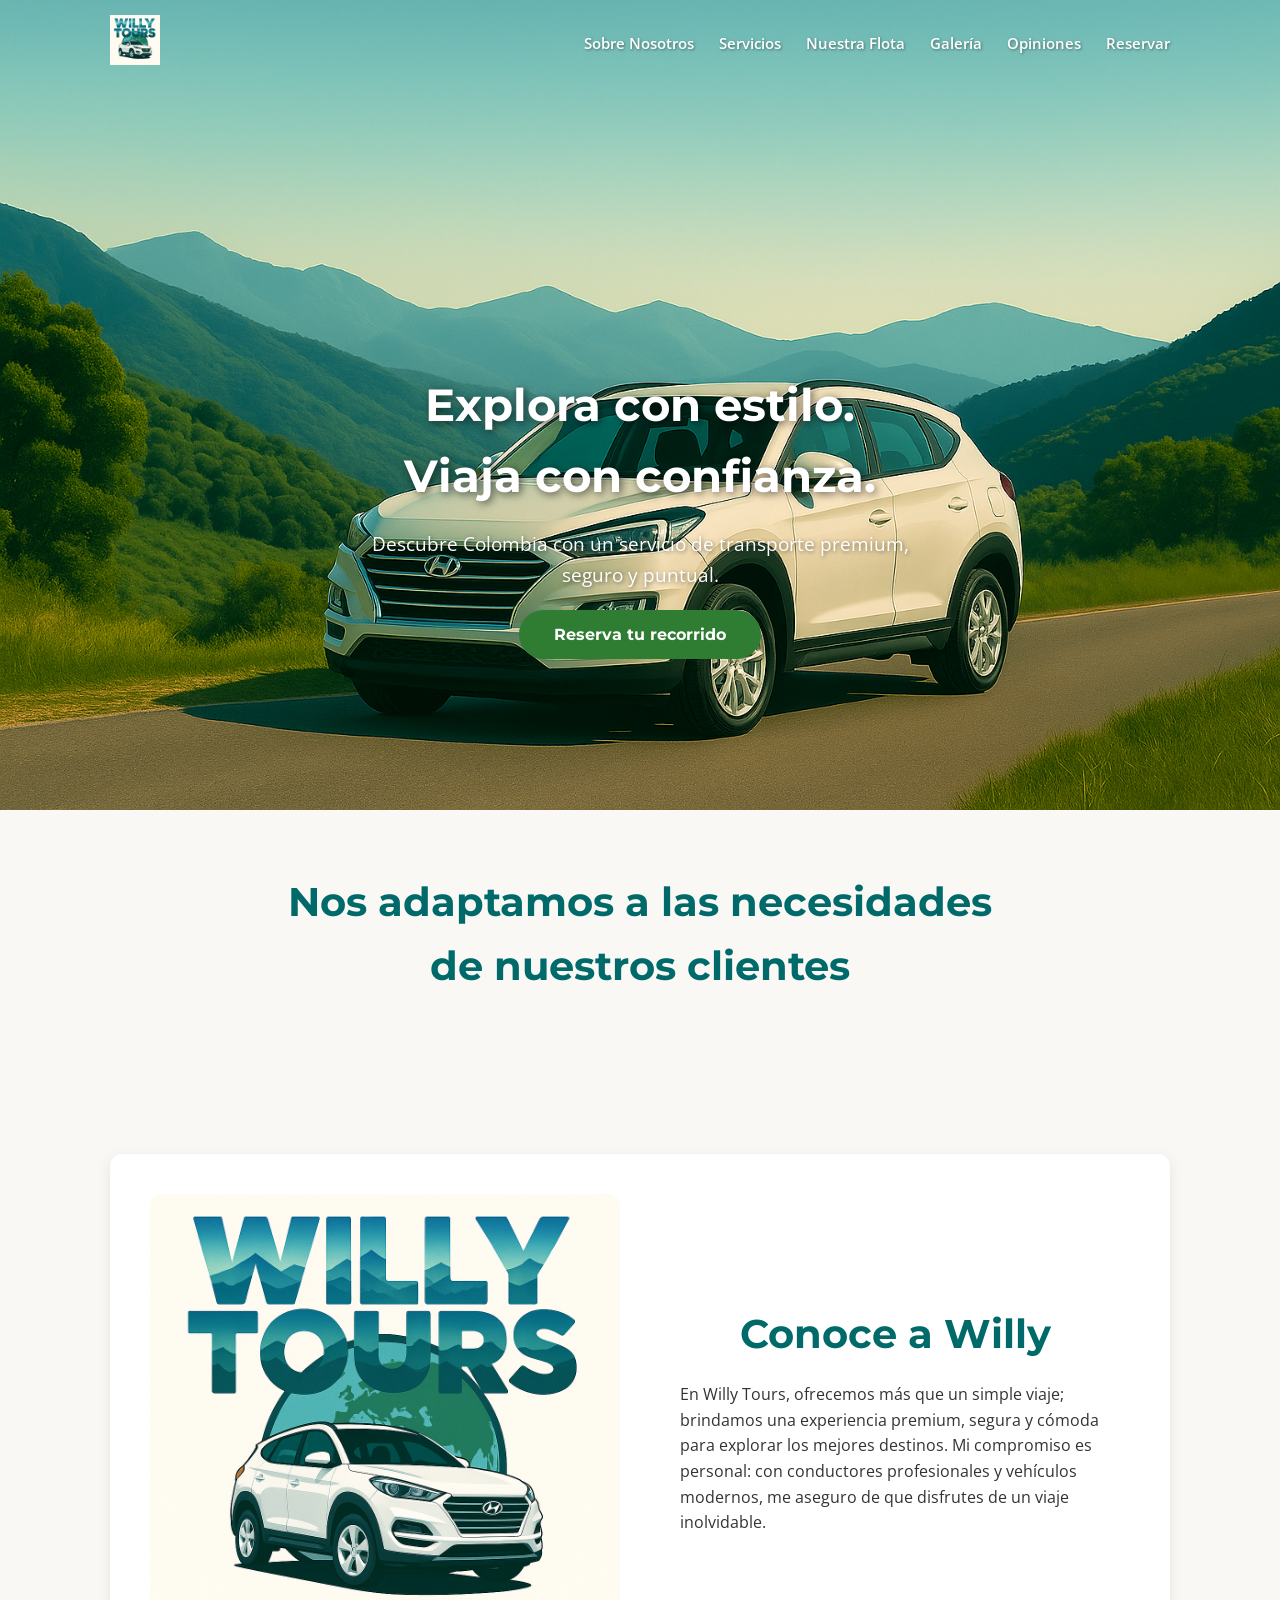
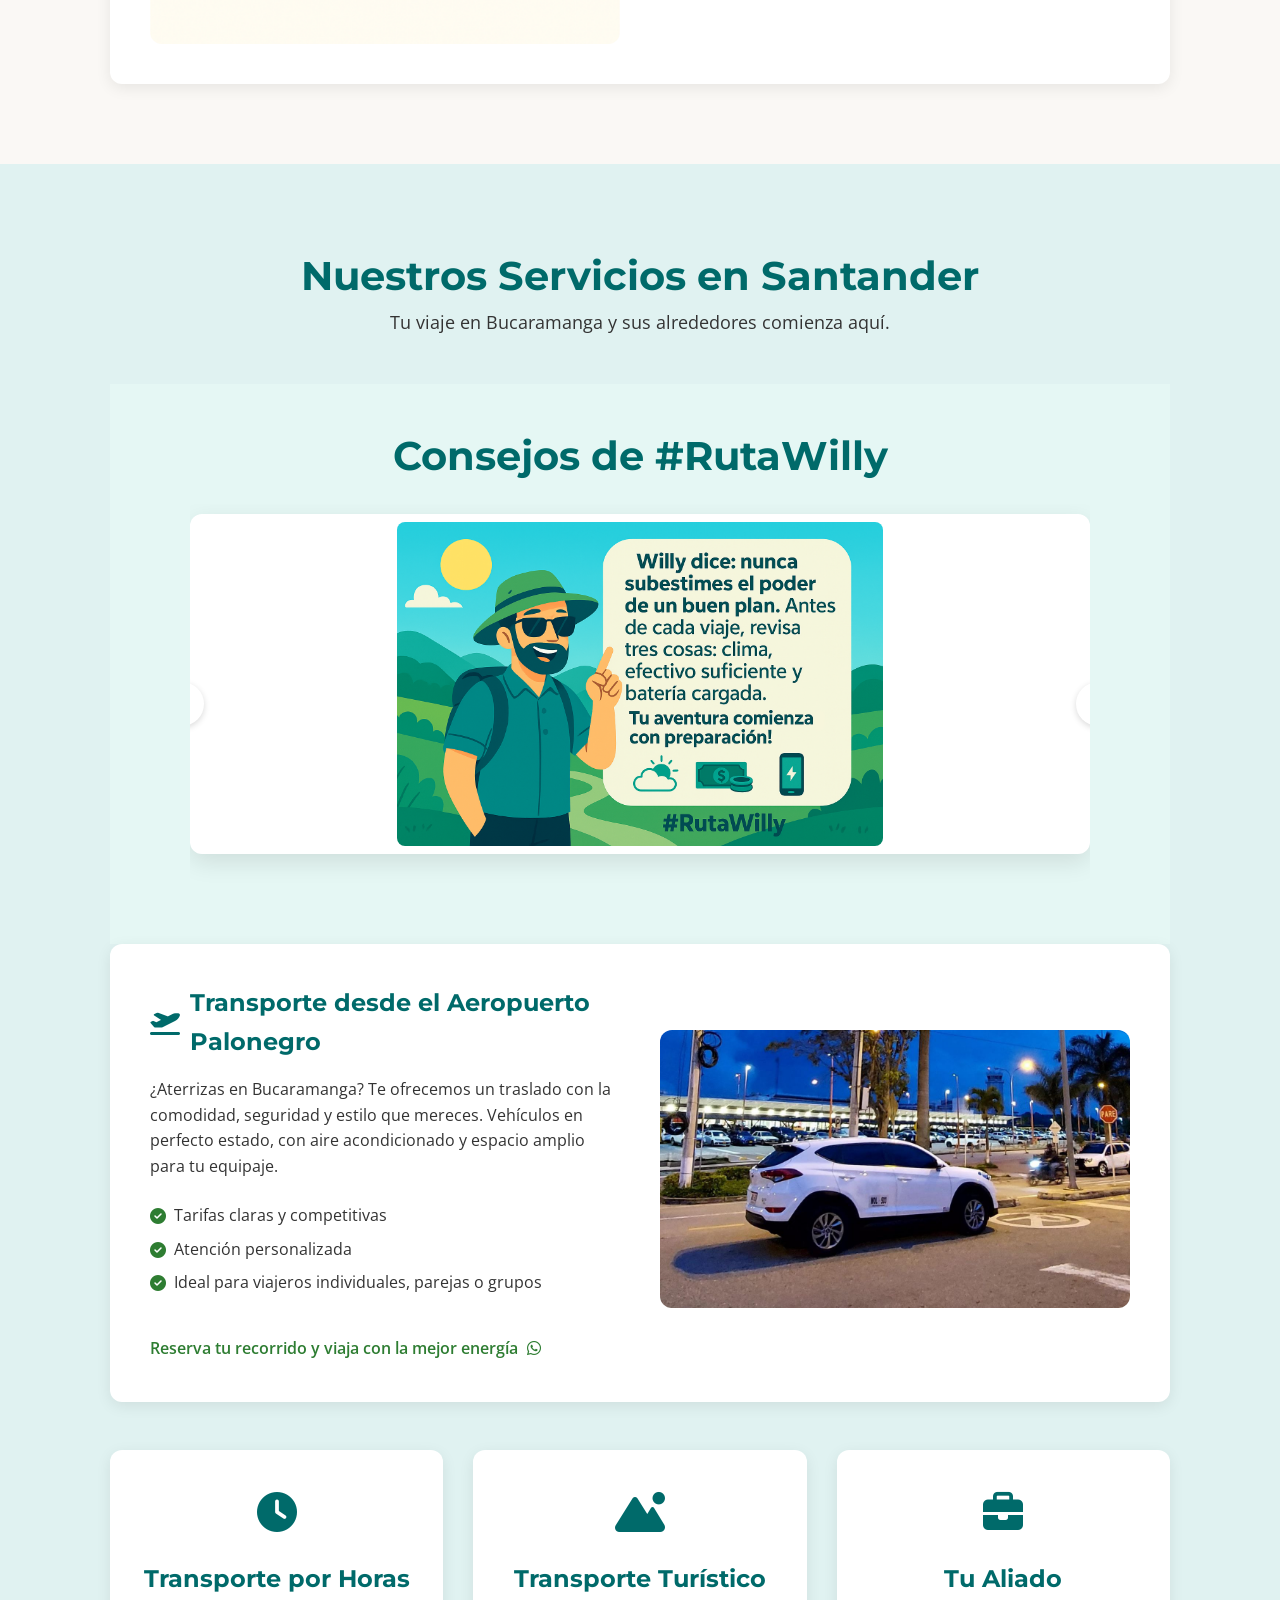
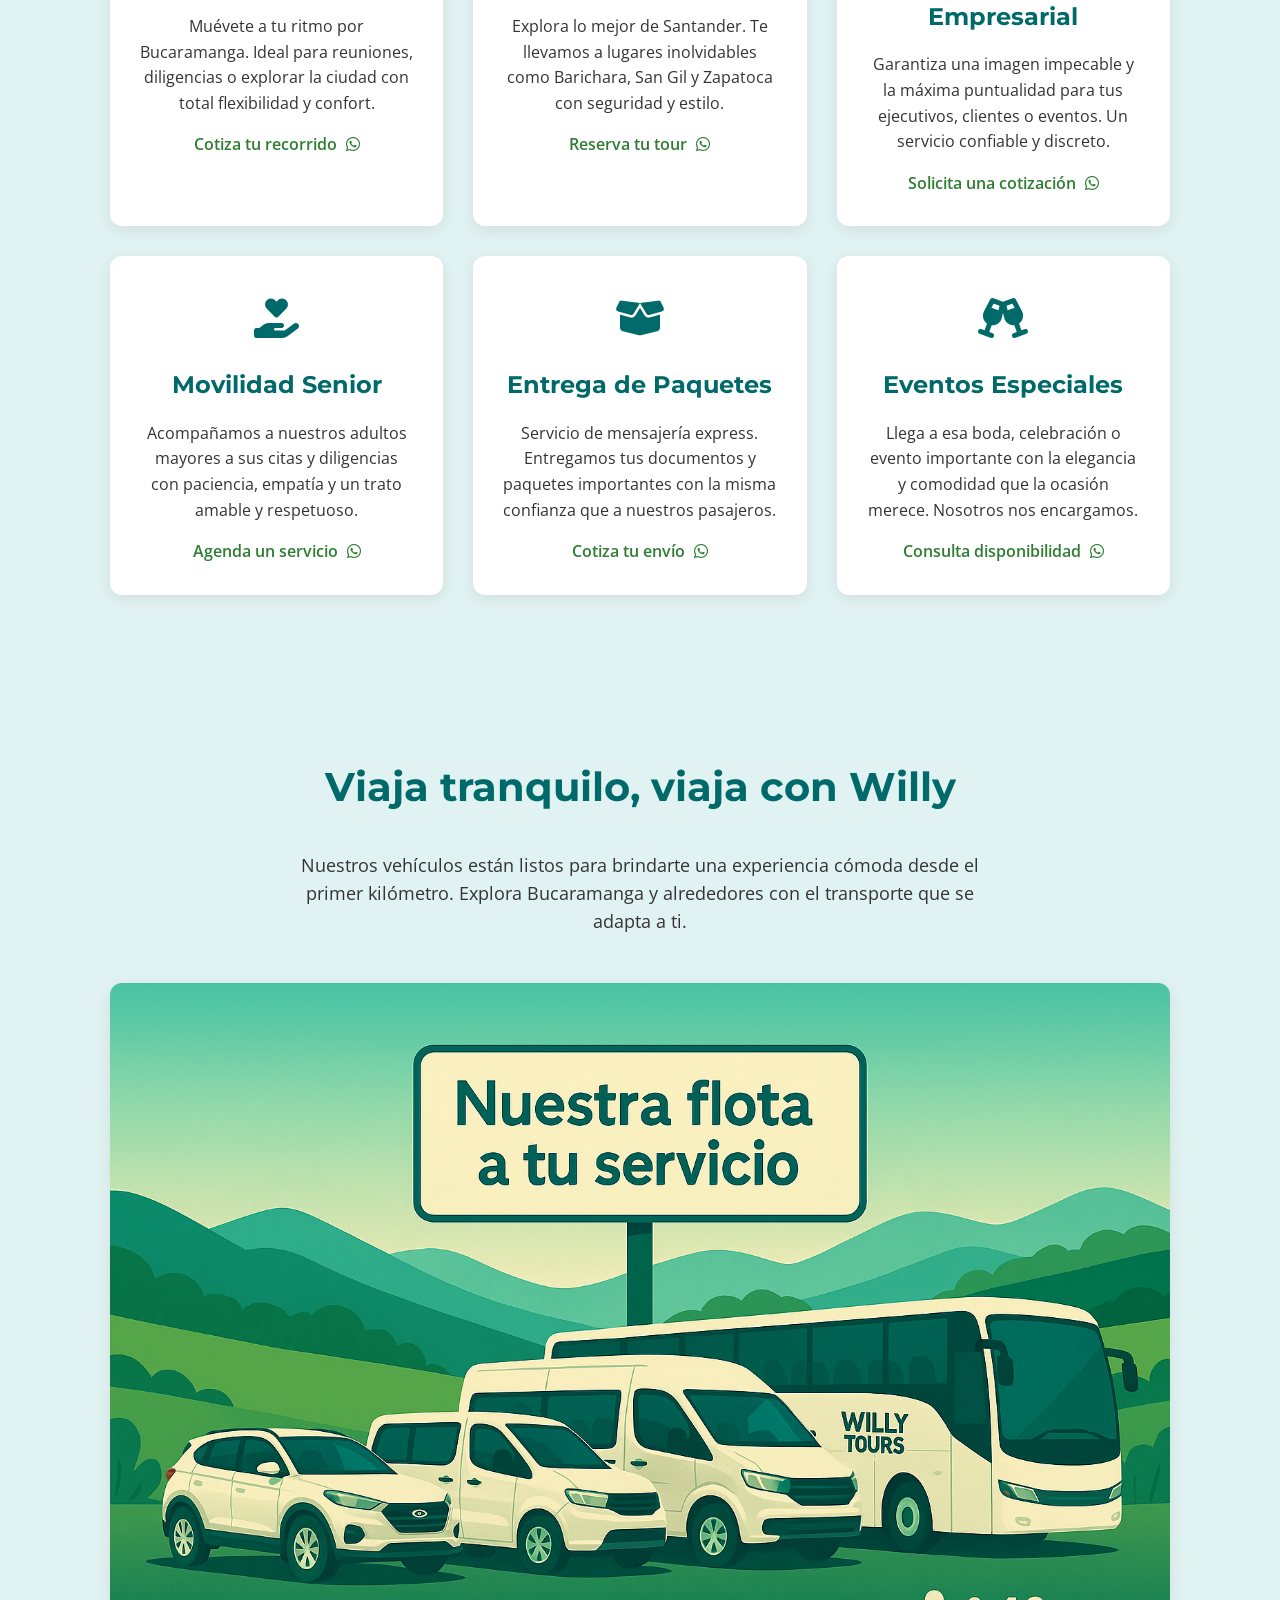
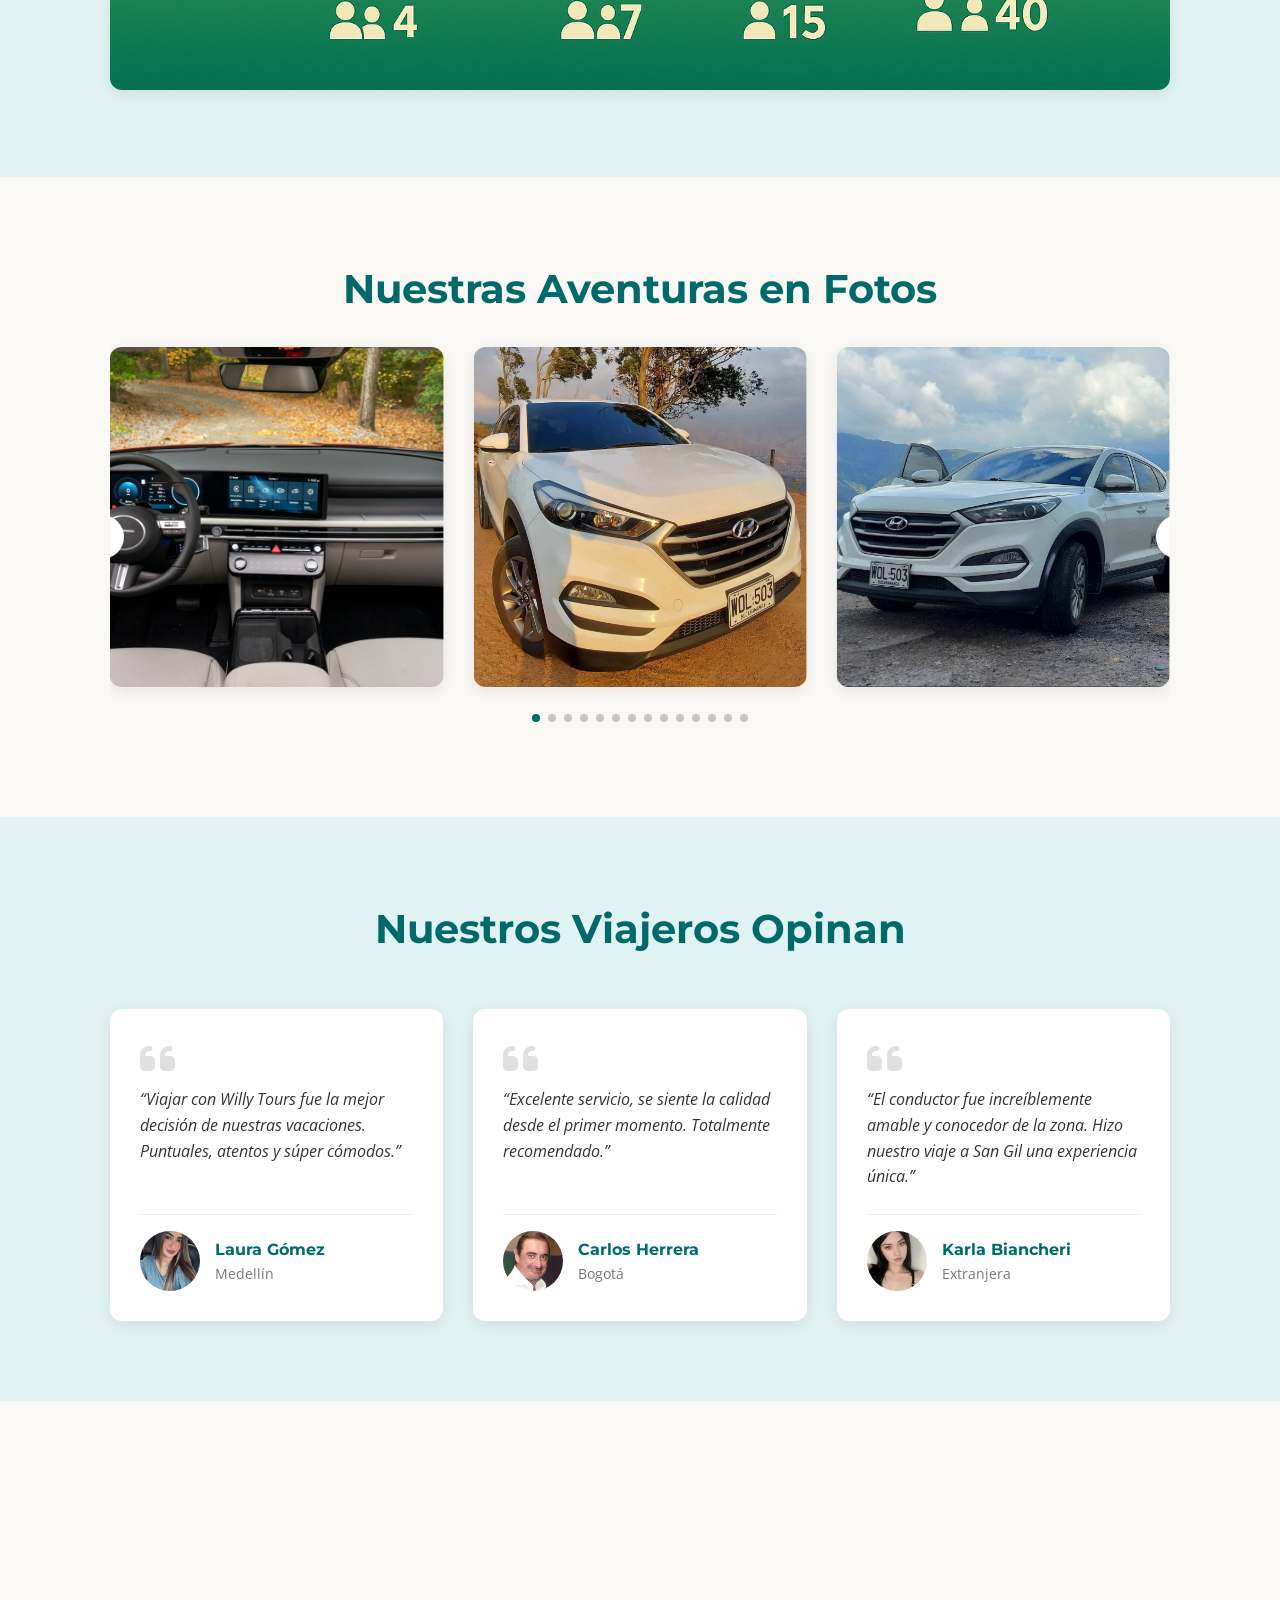
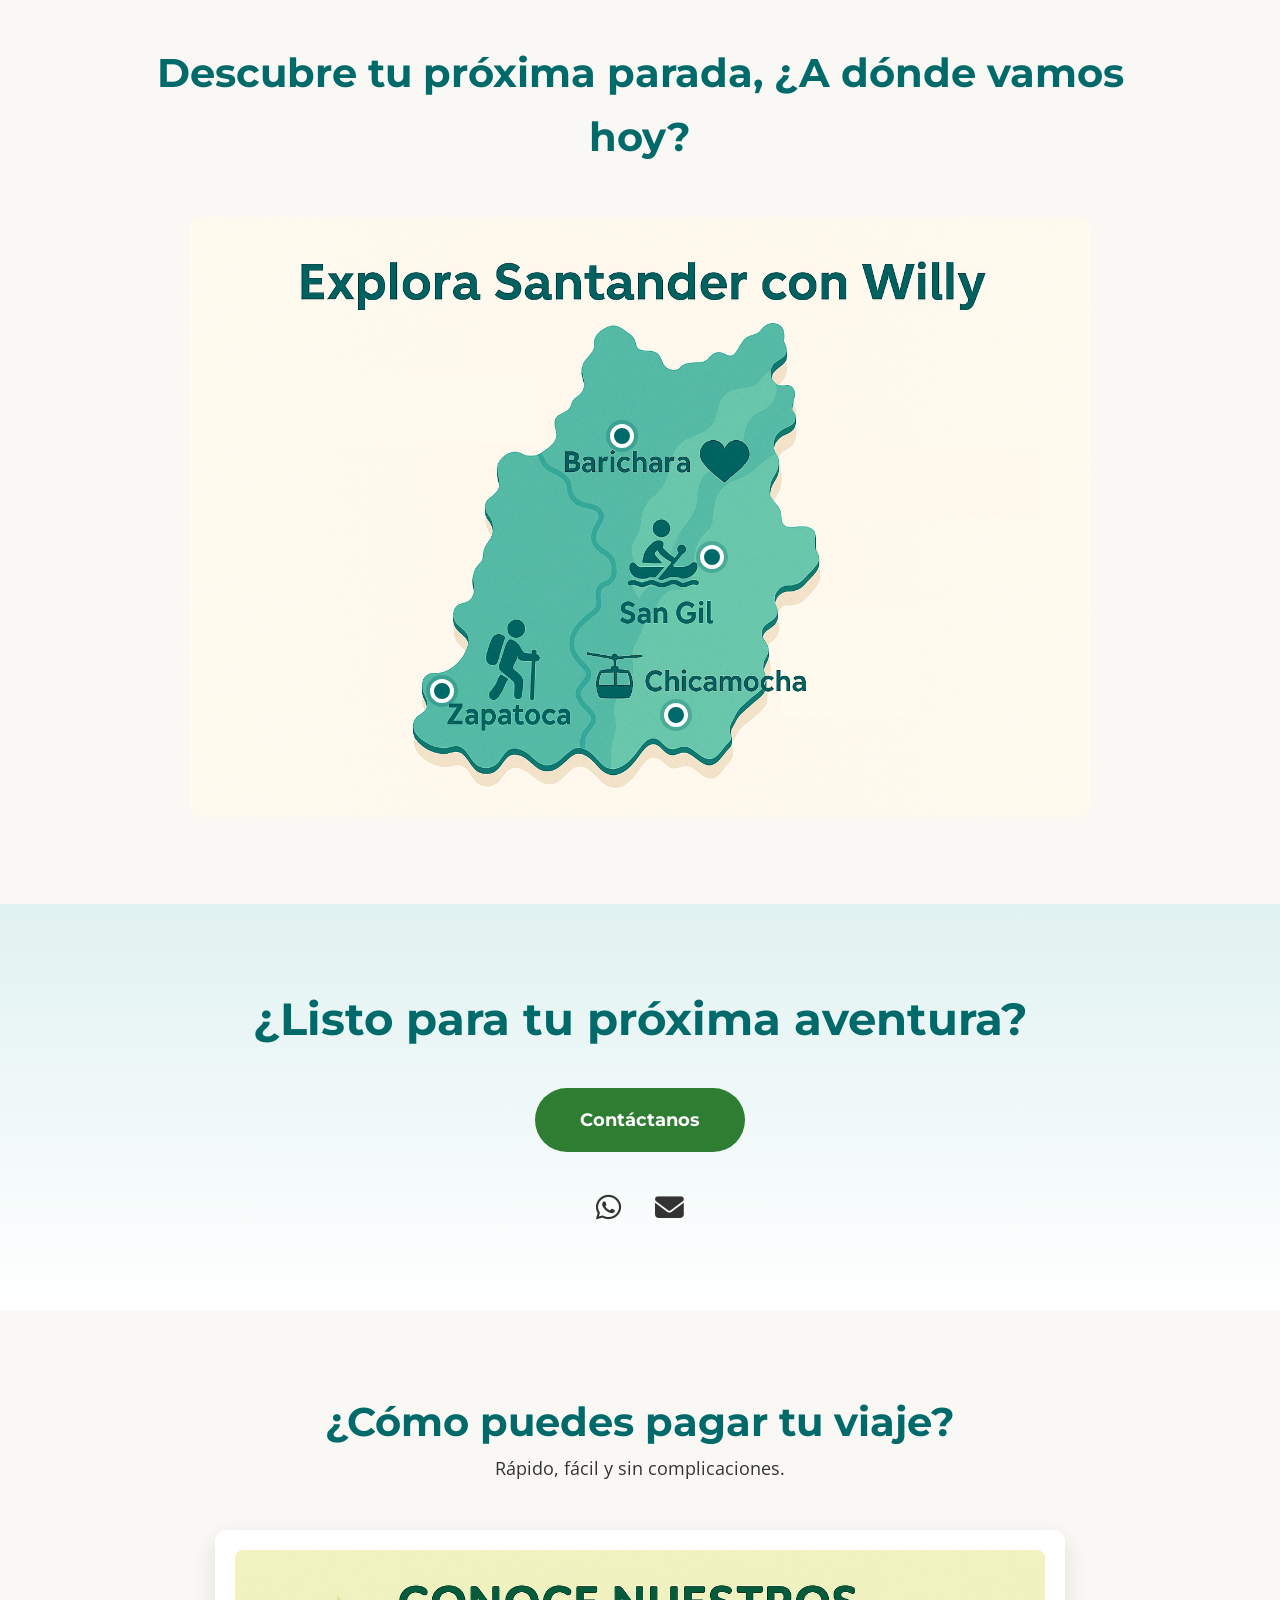
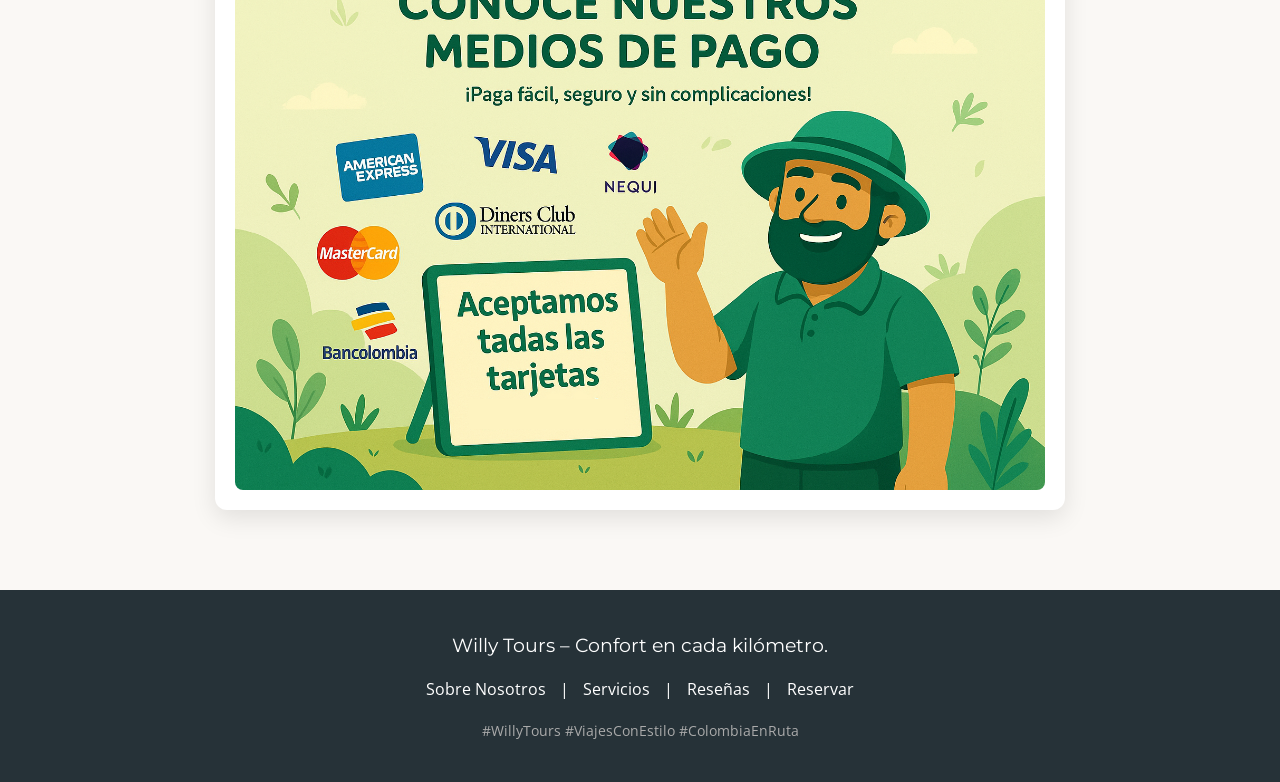
<file: index safety save.html>
<!DOCTYPE html>
<html lang="es">
<head>
  <meta charset="UTF-8">
  <meta name="viewport" content="width=device-width, initial-scale=1.0">
  <title>Willy Tours – Transporte Premium en Colombia</title>
  <link rel="preconnect" href="https://fonts.googleapis.com">
  <link rel="preconnect" href="https://fonts.gstatic.com" crossorigin>
  <link href="https://fonts.googleapis.com/css2?family=Montserrat:wght@700&family=Open+Sans:wght@400;600&display=swap" rel="stylesheet">
  
  <!-- Swiper.js CSS for the Carousel -->
  <link rel="stylesheet" href="https://cdn.jsdelivr.net/npm/swiper@10/swiper-bundle.min.css"/>
  
  <link rel="stylesheet" href="styles.css">
  <link rel="stylesheet" href="https://cdnjs.cloudflare.com/ajax/libs/font-awesome/6.4.2/css/all.min.css">
</head>
<body>

  <!-- Header Section (No changes) -->
  <header class="main-header">
    <div class="container">
      <a href="#" class="logo">
        <img src="willy-tours-logo.png" alt="Willy Tours Logo">
      </a>
      <nav class="main-nav">
        <ul>
          <li><a href="#about">Sobre Nosotros</a></li>
          <li><a href="#services">Servicios</a></li>
          <li><a href="#fleet">Nuestra Flota</a></li> <!-- ENLACE AÑADIDO -->
          <li><a href="#gallery">Galería</a></li>
          <li><a href="#testimonials">Opiniones</a></li>
          <li><a href="#reserva">Reservar</a></li>
        </ul>
      </nav>
    </div>
  </header>

<!-- SECCIÓN HERO ACTUALIZADA CON ELEMENTOS SEPARADOS -->
<!-- CÓDIGO HTML ACTUALIZADO PARA EL HERO -->

<section class="hero">
  <!-- El nuevo logotipo y el fondo no cambian -->
  
  <div class="hero-content">
    <!-- ESTRUCTURA DEL H1 MODIFICADA -->
    <h1>
      <div class="mask-line"><span>Explora con estilo.</span></div>
      <div class="mask-line"><span>Viaja con confianza.</span></div>
    </h1>
    <!-- El párrafo y el botón no cambian su estructura -->
    <p>Descubre Colombia con un servicio de transporte premium, seguro y puntual.</p>
    <!-- BOTÓN ACTUALIZADO PARA REDIRIGIR A WHATSAPP -->
    <a href="https://wa.link/9g9ql3" target="_blank" class="cta-button">Reserva tu recorrido</a>
  </div>
</section>

<section class="intro-text-section">
  <div class="container">
<h2 class="gradual-spacing-text animate-on-scroll">Nos adaptamos a las necesidades<br>de nuestros clientes</h2>
  </div>
</section>
<!-- SECCIÓN 'SOBRE NOSOTROS' ACTUALIZADA CON SLIDER -->
<section id="about" class="about-us">
  <div class="container">
       <div class="about-card animate-on-scroll">
      <!-- Contenedor para el nuevo slider de imágenes -->
      <div class="about-image-slider">
        <div class="slides-container">
          <img src="willy-tours-about-car.png" alt="Vehículo de Willy Tours" class="about-slide active-slide">
          <img src="willy-photo.jpg" alt="Willy, fundador de Willy Tours" class="about-slide">
        </div>
        <!-- Navegación del Slider -->
        <div class="slider-nav">
          <button id="prevBtn" aria-label="Imagen anterior"><i class="fas fa-chevron-left"></i></button>
          <button id="nextBtn" aria-label="Siguiente imagen"><i class="fas fa-chevron-right"></i></button>
        </div>
      </div>
      
      <!-- El texto no cambia -->
      <div class="about-text">
          <h2>Conoce a Willy</h2>
          <p>En Willy Tours, ofrecemos más que un simple viaje; brindamos una experiencia premium, segura y cómoda para explorar los mejores destinos. Mi compromiso es personal: con conductores profesionales y vehículos modernos, me aseguro de que disfrutes de un viaje inolvidable.</p>
      </div>
    </div>
  </div>
</section>

  <!-- Services Section (UPDATED) -->
 <section id="services" class="services">
    <div class="container">
      <h2>Nuestros Servicios en Santander</h2>
      <p class="section-subtitle">Tu viaje en Bucaramanga y sus alrededores comienza aquí.</p>
      
      <section id="ruta-willy-tips" class="ruta-willy-carousel">
        <div class="container">
          <h2>Consejos de #RutaWilly</h2>
          <div class="swiper rutaSwiper">
            <div class="swiper-wrapper">
              <!-- Slide 1 -->
              <div class="swiper-slide tip-slide">
                <img src="willy-tip-plan.png" alt="Consejo: planifica tu viaje con clima, efectivo y batería">
              </div>
              <!-- Slide 2 -->
              <div class="swiper-slide tip-slide">
                <img src="willy-tip-niño.png" alt="Consejo: acompañamos a los más pequeños con seguridad y cariño">
              </div>
              <!-- Slide 3 -->
              <div class="swiper-slide tip-slide">
                <img src="willy-tip-paquetes.png" alt="Consejo: cada entrega cuenta, puntual y con buena energía">
              </div>
              <!-- Slide 4 -->
              <div class="swiper-slide tip-slide">
                <img src="willy-tip-ayuda.png" alt="Consejo: ayudamos a quienes lo necesitan, siempre con una sonrisa">
              </div>
              <!-- Slide 5 -->
              <div class="swiper-slide tip-slide">
                <img src="willy-tip-negocios.png" alt="Consejo: la puntualidad es clave para tu día de trabajo">
              </div>
            </div>
            <!-- Controles del carrusel -->
            <div class="swiper-button-prev"></div>
            <div class="swiper-button-next"></div>
          </div>
        </div>
      </section>

      <!-- Nuevo bloque de servicio destacado -->
      <div class="service-feature-card">
        <div class="service-feature-text">
            <h3><i class="fas fa-plane-departure"></i> Transporte desde el Aeropuerto Palonegro</h3>
            <p>¿Aterrizas en Bucaramanga? Te ofrecemos un traslado con la comodidad, seguridad y estilo que mereces. Vehículos en perfecto estado, con aire acondicionado y espacio amplio para tu equipaje.</p>
            <ul>
                <li><i class="fas fa-check-circle"></i> Tarifas claras y competitivas</li>
                <li><i class="fas fa-check-circle"></i> Atención personalizada</li>
                <li><i class="fas fa-check-circle"></i> Ideal para viajeros individuales, parejas o grupos</li>
            </ul>
            <a href="https://wa.link/9g9ql3" target="_blank" class="cta-link">Reserva tu recorrido y viaja con la mejor energía <i class="fab fa-whatsapp"></i></a>
        </div>
        <div class="service-feature-image">
          <img src="bucaramanga-skyline.jpg" alt="Transporte en Bucaramanga">
        </div>
      </div>

      <!-- Otros servicios -->
      <div class="services-grid">
        <div class="card">
          <div class="card-icon"><i class="fas fa-clock"></i></div>
          <h3>Transporte por Horas</h3>
          <p>Muévete a tu ritmo por Bucaramanga. Ideal para reuniones, diligencias o explorar la ciudad con total flexibilidad y confort.</p>
          <a href="https://wa.link/9g9ql3" target="_blank" class="cta-link">Cotiza tu recorrido <i class="fab fa-whatsapp"></i></a>
        </div>
        <div class="card">
          <div class="card-icon"><i class="fas fa-mountain-sun"></i></div>
          <h3>Transporte Turístico</h3>
          <p>Explora lo mejor de Santander. Te llevamos a lugares inolvidables como Barichara, San Gil y Zapatoca con seguridad y estilo.</p>
          <a href="https://wa.link/9g9ql3" target="_blank" class="cta-link">Reserva tu tour <i class="fab fa-whatsapp"></i></a>
        </div>
        <div class="card">
          <div class="card-icon"><i class="fas fa-briefcase"></i></div>
          <h3>Tu Aliado Empresarial</h3>
          <p>Garantiza una imagen impecable y la máxima puntualidad para tus ejecutivos, clientes o eventos. Un servicio confiable y discreto.</p>
          <a href="https://wa.link/9g9ql3" target="_blank" class="cta-link">Solicita una cotización <i class="fab fa-whatsapp"></i></a>
        </div>
        <div class="card">
          <div class="card-icon"><i class="fas fa-hand-holding-heart"></i></div>
          <h3>Movilidad Senior</h3>
          <p>Acompañamos a nuestros adultos mayores a sus citas y diligencias con paciencia, empatía y un trato amable y respetuoso.</p>
          <a href="https://wa.link/9g9ql3" target="_blank" class="cta-link">Agenda un servicio <i class="fab fa-whatsapp"></i></a>
        </div>
        <!-- NUEVA TARJETA: Entrega de Paquetes -->
        <div class="card">
          <div class="card-icon"><i class="fas fa-box-open"></i></div>
          <h3>Entrega de Paquetes</h3>
          <p>Servicio de mensajería express. Entregamos tus documentos y paquetes importantes con la misma confianza que a nuestros pasajeros.</p>
          <a href="https://wa.link/9g9ql3" target="_blank" class="cta-link">Cotiza tu envío <i class="fab fa-whatsapp"></i></a>
        </div>
        <!-- NUEVA TARJETA: Eventos Especiales -->
        <div class="card">
          <div class="card-icon"><i class="fas fa-glass-cheers"></i></div>
          <h3>Eventos Especiales</h3>
          <p>Llega a esa boda, celebración o evento importante con la elegancia y comodidad que la ocasión merece. Nosotros nos encargamos.</p>
          <a href="https://wa.link/9g9ql3" target="_blank" class="cta-link">Consulta disponibilidad <i class="fab fa-whatsapp"></i></a>
        </div>
      </div>
    </div>
  </section>

  <!-- ====================================================================== -->
  <!-- ======================= NEW FLEET SECTION ============================ -->
  <!-- ====================================================================== -->
<section id="fleet" class="fleet-section">
  <div class="container">
    <!-- El texto va primero y por fuera del contenedor de la imagen -->
    <h2 class="animate-on-scroll">Viaja tranquilo, viaja con Willy</h2>
    <p class="section-subtitle animate-on-scroll">Nuestros vehículos están listos para brindarte una experiencia cómoda desde el primer kilómetro. Explora Bucaramanga y alrededores con el transporte que se adapta a ti.</p>

    <!-- Este es el único contenedor para la imagen -->
    <div class="fleet-image-container animate-on-scroll">
      <img src="nuestra-flota.png" alt="Flota de vehículos de Willy Tours: SUV, vans y bus para 4, 7, 15 y 40 pasajeros">
    </div>
  </div>
</section>
  
  <!-- Gallery Section -->
  <section id="gallery" class="gallery">
    <div class="container">
      <h2>Nuestras Aventuras en Fotos</h2>
      <!-- Swiper Carousel -->
      <div class="swiper mySwiper">
        <div class="swiper-wrapper">
          <div class="swiper-slide"><img src="gallery1.jpg" alt="Paisaje de Santander"></div>
          <div class="swiper-slide"><img src="gallery2.jpg"  alt="Vehículo Willy Tours en Barichara"></div>
          <div class="swiper-slide"><img src="gallery3.jpg" alt="Viajeros disfrutando del tour"></div>
          <div class="swiper-slide"><img src="gallery4.jpg" alt="Cañón del Chicamocha"></div>
          <div class="swiper-slide"><img src="gallery5.jpg" alt="Detalle del interior del vehículo"></div>
          <div class="swiper-slide"><img src="gallery6.jpg" alt="Grupo de turistas en San Gil"></div>
          <div class="swiper-slide"><img src="gallery7.jpg" alt="Atardecer en Barichara"></div>
          <div class="swiper-slide"><img src="gallery8.jpg" alt="Viaje en pareja con Willy Tours"></div>
          <div class="swiper-slide"><img src="gallery9.jpg" alt="Familia disfrutando del tour"></div>
          <div class="swiper-slide"><img src="gallery10.jpg" alt="Paisaje de Zapatoca"></div>
          <div class="swiper-slide"><img src="gallery11.jpg" alt="Conductor profesional de Willy Tours"></div>
          <div class="swiper-slide"><img src="gallery12.jpg" alt="Viaje en grupo con Willy Tours"></div>
          <div class="swiper-slide"><img src="gallery13.jpg" alt="Disfrutando de la naturaleza en Santander"></div>
          <div class="swiper-slide"><img src="gallery14.jpg" alt="Viaje cómodo y seguro"></div>
        </div>
        <!-- Add Pagination -->
        <div class="swiper-pagination"></div>
        <!-- Add Navigation -->
        <div class="swiper-button-next"></div>
        <div class="swiper-button-prev"></div>
      </div>
    </div>
  </section>
  
  <!-- UPDATED: Testimonials Section -->
  <section id="testimonials" class="testimonials-new">
    <div class="container">
      <h2>Nuestros Viajeros Opinan</h2>
      <div class="testimonials-grid">
        <!-- Testimonial 1 -->
        <div class="testimonial-card-new">
          <i class="fas fa-quote-left testimonial-quote-icon"></i>
          <p class="quote">“Viajar con Willy Tours fue la mejor decisión de nuestras vacaciones. Puntuales, atentos y súper cómodos.”</p>
          <div class="testimonial-author">
            <img src="avatar1.jpg" alt="Laura Gómez" class="author-avatar">
            <div class="author-info">
              <span class="author-name">Laura Gómez</span>
              <span class="author-location">Medellín</span>
            </div>
          </div>
        </div>
        <!-- Testimonial 2 -->
        <div class="testimonial-card-new">
          <i class="fas fa-quote-left testimonial-quote-icon"></i>
          <p class="quote">“Excelente servicio, se siente la calidad desde el primer momento. Totalmente recomendado.”</p>
          <div class="testimonial-author">
            <img src="avatar2.jpg" alt="Carlos Herrera" class="author-avatar">
            <div class="author-info">
              <span class="author-name">Carlos Herrera</span>
              <span class="author-location">Bogotá</span>
            </div>
          </div>
        </div>
        <!-- Testimonial 3 -->
        <div class="testimonial-card-new">
          <i class="fas fa-quote-left testimonial-quote-icon"></i>
          <p class="quote">“El conductor fue increíblemente amable y conocedor de la zona. Hizo nuestro viaje a San Gil una experiencia única.”</p>
          <div class="testimonial-author">
            <img src="avatar3.png" alt="Ana Martínez" class="author-avatar">
            <div class="author-info">
              <span class="author-name">Karla Biancheri</span>
              <span class="author-location">Extranjera</span>
            </div>
          </div>
        </div>
      </div>
    </div>
  </section>
  
  <!-- Booking Section (No changes) -->
  <section class="booking">
    <!-- ... content is the same ... -->
  </section>
<!-- ====================================================================== -->
<!-- ================= NEW INTERACTIVE MAP SECTION ======================== -->
<!-- ====================================================================== -->
<section id="interactive-map" class="interactive-map-section">
  <div class="container">
    <h2 class="animate-on-scroll">Descubre tu próxima parada, ¿A dónde vamos hoy?</h2>

    <div class="map-container animate-on-scroll">
      <!-- El mapa base como imagen de fondo -->
      <img src="explora-santander.png" alt="Mapa ilustrado de destinos en Santander" class="map-image">

      <!-- Marcador para Barichara -->
      <div class="map-marker" id="marker-barichara">
        <div class="marker-dot"></div>
        <div class="info-card">
          <img src="barichara-thumb.jpg" alt="Calles de Barichara">
          <h3>Barichara</h3>
          <p>Pueblo patrimonio y calles de ensueño.</p>
        </div>
      </div>

      <!-- Marcador para San Gil -->
      <div class="map-marker" id="marker-san-gil">
        <div class="marker-dot"></div>
        <div class="info-card">
          <img src="san-gil-thumb.jpg" alt="Canotaje en San Gil">
          <h3>San Gil</h3>
          <p>La capital de la aventura y la adrenalina.</p>
        </div>
      </div>

      <!-- Marcador para Zapatoca -->
      <div class="map-marker" id="marker-zapatoca">
        <div class="marker-dot"></div>
        <div class="info-card">
          <img src="zapatoca-thumb.jpg" alt="Senderismo en Zapatoca">
          <h3>Zapatoca</h3>
          <p>El pueblo con el clima de seda y naturaleza.</p>
        </div>
      </div>

      <!-- Marcador para Chicamocha -->
      <div class="map-marker" id="marker-chicamocha">
        <div class="marker-dot"></div>
        <div class="info-card">
          <img src="chicamocha-thumb.jpg" alt="Cañón del Chicamocha">
          <h3>Cañón del Chicamocha</h3>
          <p>Un paisaje imponente y vistas espectaculares.</p>
        </div>
      </div>

    </div>
  </div>
</section>
  <!-- NEW: Final CTA Section -->
  <section class="final-cta"id="reserva">
    <div class="container">
      <h2>¿Listo para tu próxima aventura?</h2>
      <a href="https://wa.link/9g9ql3" target="_blank" class="cta-button-contact">Contáctanos</a>
      <div class="social-links">
        <a href="https://wa.link/9g9ql3" target="_blank" aria-label="WhatsApp"><i class="fab fa-whatsapp"></i></a>
        <a href="mailto:willytraes877@hotmail.com" aria-label="Email"><i class="fas fa-envelope"></i></a>
      </div>
    </div>
  </section>
  <!-- NEW: Willy Tips Section -->
<section id="willy-tips" class="willy-tips-section">
  <div class="container">
    <h2>¿Cómo puedes pagar tu viaje?</h2>
    <p class="section-subtitle">Rápido, fácil y sin complicaciones.</p>
    <div class="tip-card">
      <img src="willy-payment.png" alt="Willy, la mascota de Willy Tours, dando un consejo de viaje sobre planificación, clima, efectivo y batería.">
    </div>
  </div>
</section>
  <!-- Footer (No changes) -->
 <footer>
    <div class="container">
      <p class="footer-brand">Willy Tours – Confort en cada kilómetro.</p>
      <div class="footer-links">
        <a href="#about">Sobre Nosotros</a> |
        <a href="#services">Servicios</a> |
        <a href="#testimonials">Reseñas</a> |
        <a href="#reserva">Reservar</a>
      </div>
      <div class="footer-social">
        <p>#WillyTours #ViajesConEstilo #ColombiaEnRuta</p>
        <!-- Aquí puedes agregar links a tus redes sociales -->
        <!-- <a href="#"><i class="fab fa-instagram"></i></a> -->
        <!-- <a href="#"><i class="fab fa-facebook"></i></a> -->
      </div>
    </div>
  </footer>

  <!-- Swiper.js Script -->
  <script src="https://cdn.jsdelivr.net/npm/swiper@10/swiper-bundle.min.js"></script>

<!-- Initialize Swiper -->
<script>
  // Carrusel de Galería (ya existente)
  var swiper = new Swiper(".mySwiper", {
    slidesPerView: 1,
    spaceBetween: 30,
    loop: true,
    centeredSlides: true,
    pagination: {
      el: ".swiper-pagination",
      clickable: true,
    },
    navigation: {
      nextEl: ".swiper-button-next",
      prevEl: ".swiper-button-prev",
    },
    breakpoints: {
      640: {
        slidesPerView: 2,
      },
      1024: {
        slidesPerView: 3,
      }
    }
  });

  // Carrusel de consejos #RutaWilly
  var rutaSwiper = new Swiper(".rutaSwiper", {
    slidesPerView: 1,
    spaceBetween: 30,
    loop: true,
    centeredSlides: true,
    navigation: {
      nextEl: ".swiper-button-next",
      prevEl: ".swiper-button-prev",
    },
  });
</script>
 <!-- AÑADE ESTE SCRIPT AL FINAL DEL BODY -->
  <script>
    document.addEventListener('DOMContentLoaded', function() {
      // Selecciona los elementos del slider de la sección "About Us"
      const slides = document.querySelectorAll('.about-slide');
      const nextBtn = document.getElementById('nextBtn');
      const prevBtn = document.getElementById('prevBtn');
      
      let currentSlide = 0;
      const totalSlides = slides.length;

      // Función para mostrar la diapositiva correcta
      function showSlide(slideIndex) {
        // Oculta todas las diapositivas
        slides.forEach(slide => {
          slide.classList.remove('active-slide');
        });
        // Muestra solo la diapositiva correcta
        slides[slideIndex].classList.add('active-slide');
      }

      // Evento para el botón "Siguiente"
      nextBtn.addEventListener('click', function() {
        currentSlide = (currentSlide + 1) % totalSlides;
        showSlide(currentSlide);
      });

      // Evento para el botón "Anterior"
      prevBtn.addEventListener('click', function() {
        currentSlide = (currentSlide - 1 + totalSlides) % totalSlides;
        showSlide(currentSlide);
      });
      
      // Asegurarse que la primera diapositiva se muestre al cargar
      showSlide(currentSlide);
    });
  </script>

  <script>
    document.addEventListener('DOMContentLoaded', function() {
        const header = document.querySelector('.main-header');
        
        window.addEventListener('scroll', function() {
            // Si el scroll vertical es mayor a 50px, añade la clase. Si no, la quita.
            if (window.scrollY > 50) {
                header.classList.add('scrolled');
            } else {
                header.classList.remove('scrolled');
            }
        });
    });
  </script>


<!-- SCRIPT PARA ACTIVAR LAS ANIMACIONES DEL HERO -->
<script>
  window.addEventListener('load', function() {
    // Damos un pequeño respiro para asegurar que todo esté renderizado
    setTimeout(function() {
      const heroContent = document.querySelector('.hero-content');
      if (heroContent) {
        heroContent.classList.add('animate-hero');
      }
    }, 200); // 200ms de retraso
  });
</script>
<!-- SCRIPT PARA ANIMACIONES CON INTERSECTION OBSERVER -->
<script>
  document.addEventListener('DOMContentLoaded', function() {
    
    // --- LÓGICA PARA EL TEXTO GRADUAL (se ejecuta una vez) ---
const gradualText = document.querySelector('.gradual-spacing-text');
if (gradualText) {
  // 1. Guardamos una copia de los nodos hijos (texto, <br>, etc.)
  const childNodes = Array.from(gradualText.childNodes);
  
  // 2. Vaciamos el contenedor original
  gradualText.innerHTML = ''; 

  // 3. Recorremos cada nodo que guardamos
  childNodes.forEach(node => {
    // 4. Si el nodo es TEXTO, lo dividimos en letras (<span>)
    if (node.nodeType === 3) { // Node.TEXT_NODE
      const text = node.textContent;
      text.split('').forEach(char => {
        const span = document.createElement('span');
        if (char === ' ') {
          span.innerHTML = ' '; // Usamos   para consistencia
          span.classList.add('is-space');
        } else {
          span.textContent = char;
        }
        gradualText.appendChild(span);
      });
    } 
    // 5. Si el nodo es un ELEMENTO (como <br>), simplemente lo volvemos a añadir
    else if (node.nodeType === 1) { // Node.ELEMENT_NODE
      gradualText.appendChild(node.cloneNode(true));
    }
  });
}

    // --- LÓGICA DEL INTERSECTION OBSERVER ---
    const targets = document.querySelectorAll('.animate-on-scroll');

    const observer = new IntersectionObserver((entries, observer) => {
      entries.forEach(entry => {
        // Si el elemento es visible
        if (entry.isIntersecting) {
          // Añade la clase 'is-visible' para activar la animación CSS
          entry.target.classList.add('is-visible');

          // (Opcional) Asigna los retrasos de animación para el texto gradual
          if (entry.target.classList.contains('gradual-spacing-text')) {
            const spans = entry.target.querySelectorAll('span');
            const delayMultiple = 0.04;
            spans.forEach((span, i) => {
              span.style.animationDelay = `${i * delayMultiple}s`;
            });
          }

          // Deja de observar el elemento para que la animación no se repita
          observer.unobserve(entry.target);
        }
      });
    }, {
      threshold: 0.15 // La animación se dispara cuando el 15% del elemento es visible
    });

    // Observa cada uno de los elementos marcados
    targets.forEach(target => {
      observer.observe(target);
    });

  });
</script>

</body>
</html>
</file>
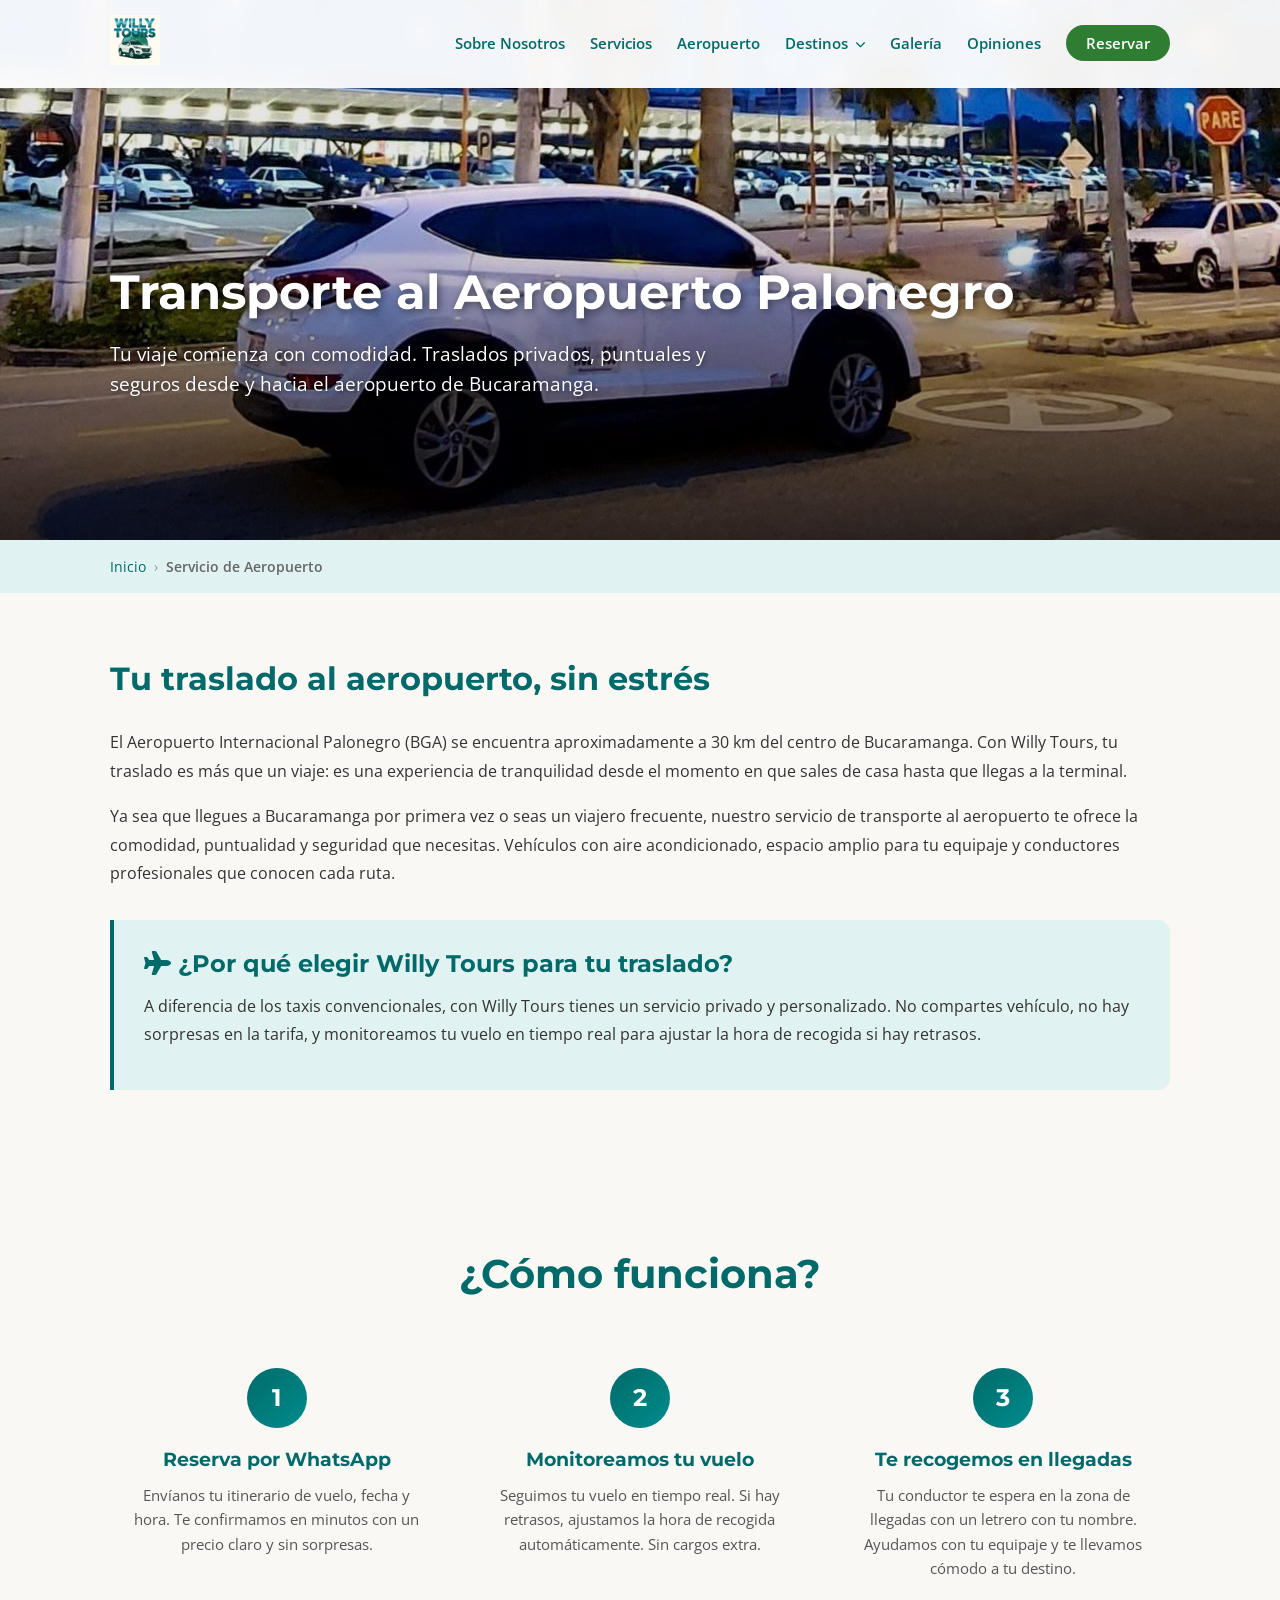
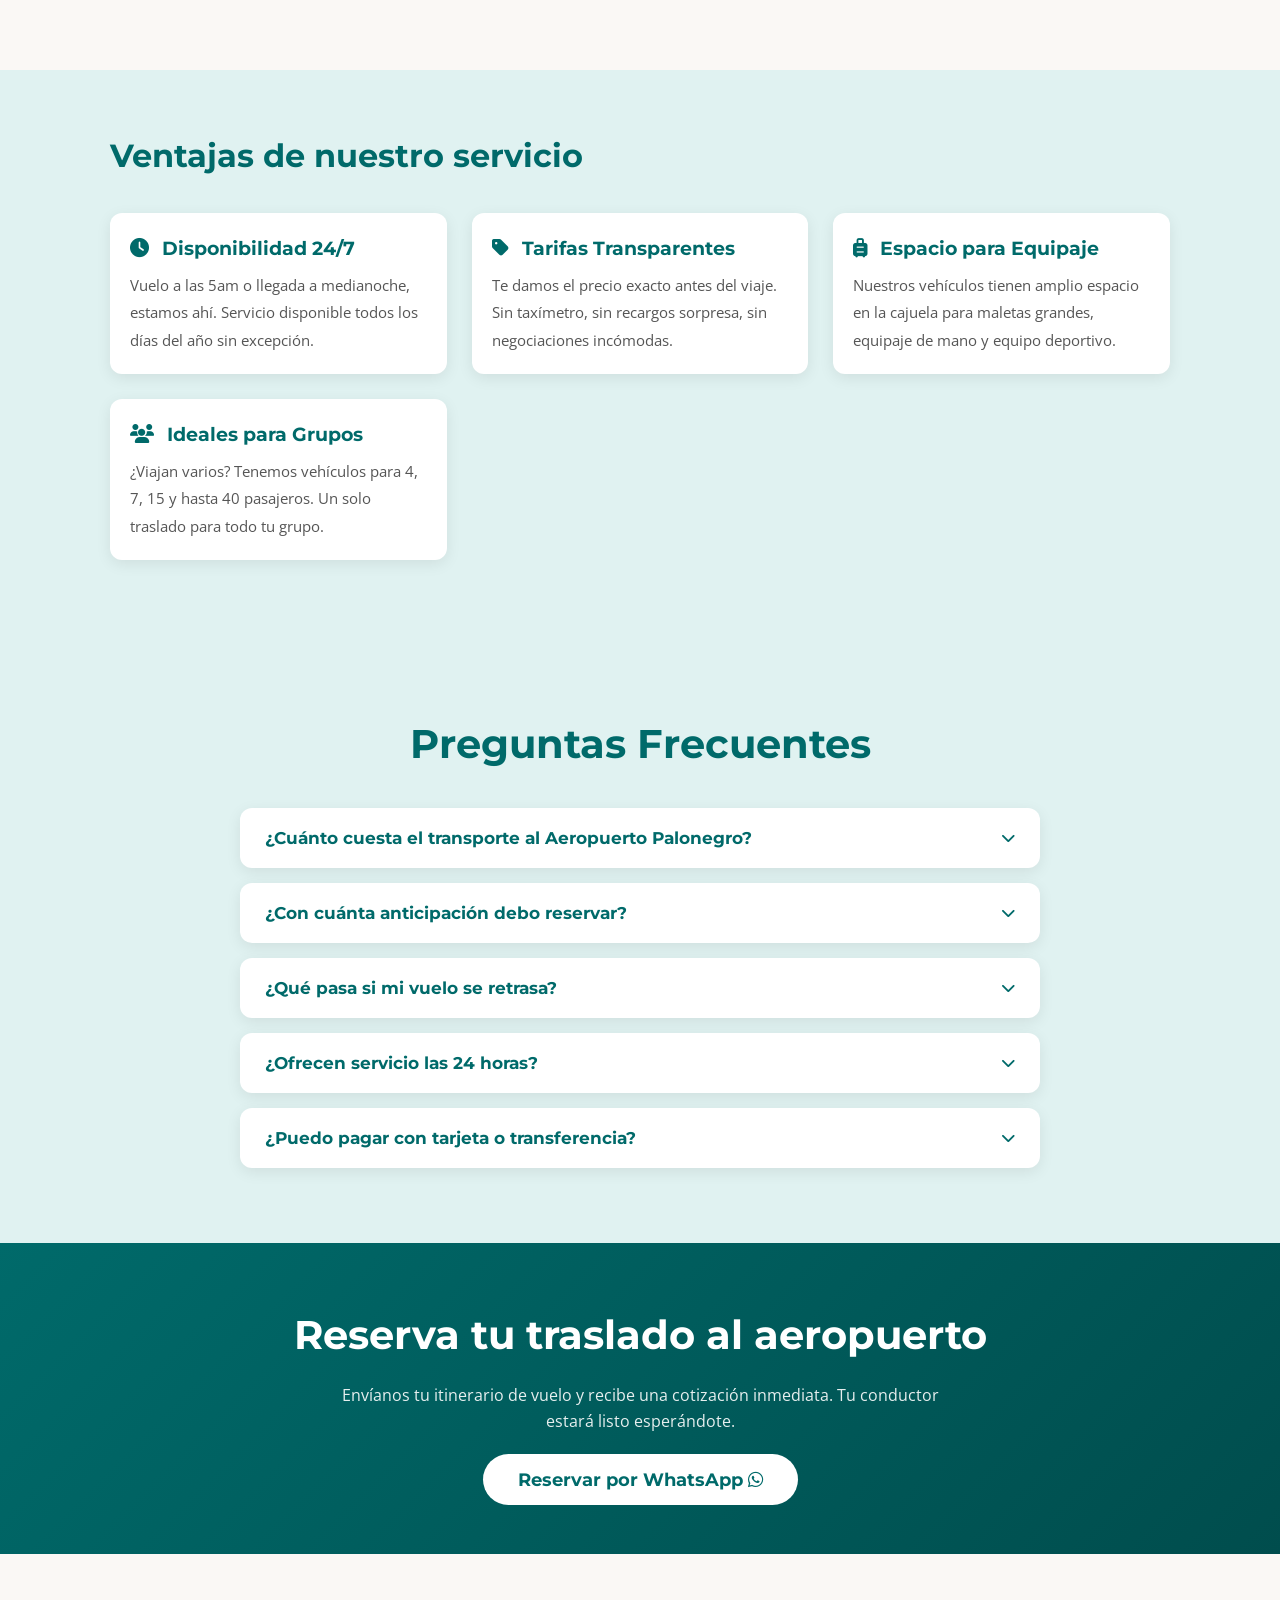
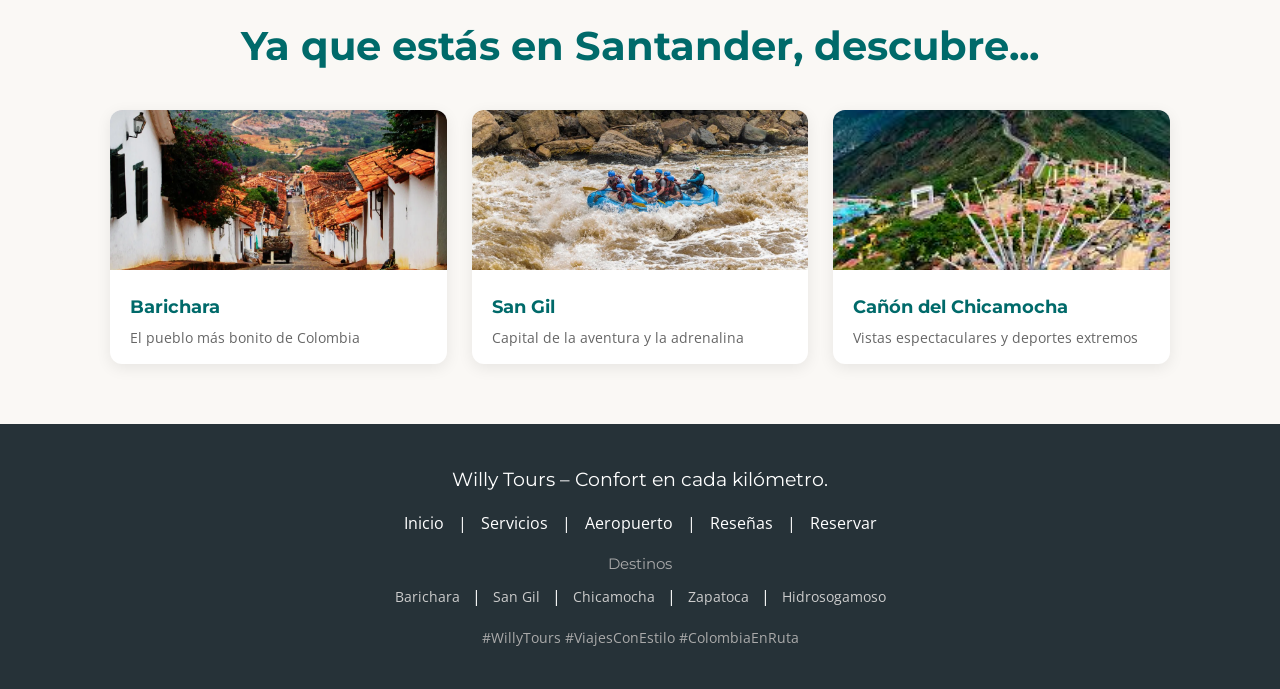
<file: servicio-aeropuerto.html>
<!DOCTYPE html>
<html lang="es">
<head>
<script async src="https://www.googletagmanager.com/gtag/js?id=G-0ELEP92S99"></script>
<script>window.dataLayer=window.dataLayer||[];function gtag(){dataLayer.push(arguments)}gtag('js',new Date());gtag('config','G-0ELEP92S99');</script>
  <meta charset="UTF-8">
  <meta name="color-scheme" content="light only">
  <meta name="viewport" content="width=device-width, initial-scale=1.0">
  <title>Transporte al Aeropuerto Palonegro Bucaramanga | Willy Tours</title>
  <meta name="description" content="Servicio de transporte privado al Aeropuerto Palonegro de Bucaramanga. Traslados puntuales, seguros y cómodos. Monitoreamos tu vuelo y te esperamos en llegadas. ¡Reserva por WhatsApp!">
  <link rel="canonical" href="https://www.willytourbucaramanga.com/servicio-aeropuerto.html">

  <meta property="og:type" content="website">
  <meta property="og:title" content="Transporte al Aeropuerto Palonegro | Willy Tours">
  <meta property="og:description" content="Traslados privados al Aeropuerto Palonegro. Puntuales, seguros y cómodos. Vehículos con aire acondicionado y espacio para equipaje.">
  <meta property="og:image" content="https://www.willytourbucaramanga.com/bucaramanga-skyline.jpg">
  <meta property="og:url" content="https://www.willytourbucaramanga.com/servicio-aeropuerto.html">
  <meta name="twitter:card" content="summary_large_image">

  <meta name="robots" content="index, follow">

  <link rel="preconnect" href="https://fonts.googleapis.com">
  <link rel="preconnect" href="https://fonts.gstatic.com" crossorigin>
  <link href="https://fonts.googleapis.com/css2?family=Montserrat:wght@700&family=Open+Sans:wght@400;600&display=swap" rel="stylesheet">
  <link rel="stylesheet" href="styles.css">
  <link rel="stylesheet" href="https://cdnjs.cloudflare.com/ajax/libs/font-awesome/6.4.2/css/all.min.css">

  <script type="application/ld+json">
{
  "@context": "https://schema.org",
  "@type": "Service",
  "name": "Transporte al Aeropuerto Palonegro",
  "provider": {
    "@type": "LocalBusiness",
    "name": "Willy Tours",
    "url": "https://www.willytourbucaramanga.com/"
  },
  "description": "Servicio de transporte privado y ejecutivo desde y hacia el Aeropuerto Palonegro de Bucaramanga. Monitoreamos tu vuelo, te esperamos en llegadas y te llevamos cómodo a tu destino.",
  "areaServed": {
    "@type": "City",
    "name": "Bucaramanga"
  },
  "serviceType": "Transporte Aeropuerto"
}
</script>

  <script type="application/ld+json">
{
  "@context": "https://schema.org",
  "@type": "FAQPage",
  "mainEntity": [
    {
      "@type": "Question",
      "name": "¿Cuánto cuesta el transporte al Aeropuerto Palonegro?",
      "acceptedAnswer": {
        "@type": "Answer",
        "text": "Las tarifas varían según el punto de recogida en Bucaramanga y el tipo de vehículo. Contacta a Willy Tours por WhatsApp para una cotización personalizada e inmediata."
      }
    },
    {
      "@type": "Question",
      "name": "¿Con cuánta anticipación debo reservar?",
      "acceptedAnswer": {
        "@type": "Answer",
        "text": "Recomendamos reservar con al menos 24 horas de anticipación para garantizar disponibilidad. Sin embargo, también atendemos solicitudes de último momento sujetas a disponibilidad."
      }
    },
    {
      "@type": "Question",
      "name": "¿Qué pasa si mi vuelo se retrasa?",
      "acceptedAnswer": {
        "@type": "Answer",
        "text": "No te preocupes. Monitoreamos tu vuelo en tiempo real y ajustamos la hora de recogida automáticamente. No hay cargos adicionales por retrasos de vuelo."
      }
    },
    {
      "@type": "Question",
      "name": "¿Ofrecen servicio las 24 horas?",
      "acceptedAnswer": {
        "@type": "Answer",
        "text": "Sí. Nuestro servicio de transporte al aeropuerto opera las 24 horas del día, los 7 días de la semana, incluyendo vuelos muy temprano en la mañana o llegadas nocturnas."
      }
    }
  ]
}
</script>

  <script type="application/ld+json">
{
  "@context": "https://schema.org",
  "@type": "BreadcrumbList",
  "itemListElement": [
    { "@type": "ListItem", "position": 1, "name": "Inicio", "item": "https://www.willytourbucaramanga.com/" },
    { "@type": "ListItem", "position": 2, "name": "Servicio de Aeropuerto" }
  ]
}
</script>
</head>
<body>

  <!-- Header -->
  <header class="main-header scrolled">
    <div class="container">
      <a href="/" class="logo">
        <img src="willy-tours-logo.png" alt="Willy Tours Logo" width="50" height="50">
      </a>
      <button class="hamburger" id="hamburgerBtn" aria-label="Abrir menú" aria-expanded="false">
        <span class="hamburger-line"></span>
        <span class="hamburger-line"></span>
        <span class="hamburger-line"></span>
      </button>
      <nav class="main-nav" id="mainNav">
        <ul>
          <li><a href="/#about">Sobre Nosotros</a></li>
          <li><a href="/#services">Servicios</a></li>
          <li><a href="/servicio-aeropuerto.html">Aeropuerto</a></li>
          <li class="nav-dropdown">
            <a href="/#interactive-map" class="dropdown-trigger">Destinos <i class="fas fa-chevron-down fa-xs"></i></a>
            <ul class="dropdown-menu">
              <li><a href="/destinos/barichara.html">Barichara</a></li>
              <li><a href="/destinos/san-gil.html">San Gil</a></li>
              <li><a href="/destinos/chicamocha.html">Chicamocha</a></li>
              <li><a href="/destinos/zapatoca.html">Zapatoca</a></li>
              <li><a href="/destinos/hidrosogamoso.html">Hidrosogamoso</a></li>
            </ul>
          </li>
          <li><a href="/#gallery">Galería</a></li>
          <li><a href="/#testimonials">Opiniones</a></li>
          <li><a href="/#reserva" class="nav-cta">Reservar</a></li>
        </ul>
      </nav>
    </div>
  </header>

  <!-- Hero -->
  <section class="subpage-hero" style="background-image: url('bucaramanga-skyline.jpg');">
    <div class="subpage-hero-content">
      <div class="container">
        <h1>Transporte al Aeropuerto Palonegro</h1>
        <p>Tu viaje comienza con comodidad. Traslados privados, puntuales y seguros desde y hacia el aeropuerto de Bucaramanga.</p>
      </div>
    </div>
  </section>

  <!-- Breadcrumb -->
  <nav class="breadcrumb" aria-label="Ruta de navegación">
    <div class="container">
      <ol class="breadcrumb-list">
        <li><a href="/">Inicio</a></li>
        <li class="breadcrumb-separator">›</li>
        <li class="breadcrumb-current">Servicio de Aeropuerto</li>
      </ol>
    </div>
  </nav>

  <!-- Main Content -->
  <section class="subpage-content">
    <div class="container">
      <h2>Tu traslado al aeropuerto, sin estrés</h2>
      <p>El Aeropuerto Internacional Palonegro (BGA) se encuentra aproximadamente a 30 km del centro de Bucaramanga. Con Willy Tours, tu traslado es más que un viaje: es una experiencia de tranquilidad desde el momento en que sales de casa hasta que llegas a la terminal.</p>
      
      <p>Ya sea que llegues a Bucaramanga por primera vez o seas un viajero frecuente, nuestro servicio de transporte al aeropuerto te ofrece la comodidad, puntualidad y seguridad que necesitas. Vehículos con aire acondicionado, espacio amplio para tu equipaje y conductores profesionales que conocen cada ruta.</p>

      <div class="highlight-box">
        <h3><i class="fas fa-plane"></i> ¿Por qué elegir Willy Tours para tu traslado?</h3>
        <p>A diferencia de los taxis convencionales, con Willy Tours tienes un servicio privado y personalizado. No compartes vehículo, no hay sorpresas en la tarifa, y monitoreamos tu vuelo en tiempo real para ajustar la hora de recogida si hay retrasos.</p>
      </div>
    </div>
  </section>

  <!-- How It Works -->
  <section class="how-it-works">
    <div class="container">
      <h2>¿Cómo funciona?</h2>
      <div class="steps-grid">
        <div class="step-card">
          <div class="step-number">1</div>
          <h3>Reserva por WhatsApp</h3>
          <p>Envíanos tu itinerario de vuelo, fecha y hora. Te confirmamos en minutos con un precio claro y sin sorpresas.</p>
        </div>
        <div class="step-card">
          <div class="step-number">2</div>
          <h3>Monitoreamos tu vuelo</h3>
          <p>Seguimos tu vuelo en tiempo real. Si hay retrasos, ajustamos la hora de recogida automáticamente. Sin cargos extra.</p>
        </div>
        <div class="step-card">
          <div class="step-number">3</div>
          <h3>Te recogemos en llegadas</h3>
          <p>Tu conductor te espera en la zona de llegadas con un letrero con tu nombre. Ayudamos con tu equipaje y te llevamos cómodo a tu destino.</p>
        </div>
      </div>
    </div>
  </section>

  <!-- Benefits -->
  <section class="subpage-content" style="background-color: var(--secondary-color);">
    <div class="container">
      <h2>Ventajas de nuestro servicio</h2>
      <div class="attractions-grid">
        <div class="attraction-card">
          <div class="attraction-card-body">
            <h3><i class="fas fa-clock" style="color: var(--primary-color); margin-right: 8px;"></i> Disponibilidad 24/7</h3>
            <p>Vuelo a las 5am o llegada a medianoche, estamos ahí. Servicio disponible todos los días del año sin excepción.</p>
          </div>
        </div>
        <div class="attraction-card">
          <div class="attraction-card-body">
            <h3><i class="fas fa-tag" style="color: var(--primary-color); margin-right: 8px;"></i> Tarifas Transparentes</h3>
            <p>Te damos el precio exacto antes del viaje. Sin taxímetro, sin recargos sorpresa, sin negociaciones incómodas.</p>
          </div>
        </div>
        <div class="attraction-card">
          <div class="attraction-card-body">
            <h3><i class="fas fa-suitcase-rolling" style="color: var(--primary-color); margin-right: 8px;"></i> Espacio para Equipaje</h3>
            <p>Nuestros vehículos tienen amplio espacio en la cajuela para maletas grandes, equipaje de mano y equipo deportivo.</p>
          </div>
        </div>
        <div class="attraction-card">
          <div class="attraction-card-body">
            <h3><i class="fas fa-users" style="color: var(--primary-color); margin-right: 8px;"></i> Ideales para Grupos</h3>
            <p>¿Viajan varios? Tenemos vehículos para 4, 7, 15 y hasta 40 pasajeros. Un solo traslado para todo tu grupo.</p>
          </div>
        </div>
      </div>
    </div>
  </section>

  <!-- FAQ -->
  <section class="faq-section">
    <div class="container">
      <h2>Preguntas Frecuentes</h2>
      <div class="faq-list">
        <div class="faq-item">
          <button class="faq-question">¿Cuánto cuesta el transporte al Aeropuerto Palonegro? <i class="fas fa-chevron-down"></i></button>
          <div class="faq-answer"><p>Las tarifas varían según el punto de recogida en Bucaramanga y el tipo de vehículo. Contacta a Willy Tours por WhatsApp para una cotización personalizada e inmediata.</p></div>
        </div>
        <div class="faq-item">
          <button class="faq-question">¿Con cuánta anticipación debo reservar? <i class="fas fa-chevron-down"></i></button>
          <div class="faq-answer"><p>Recomendamos reservar con al menos 24 horas de anticipación para garantizar disponibilidad. Sin embargo, también atendemos solicitudes de último momento sujetas a disponibilidad.</p></div>
        </div>
        <div class="faq-item">
          <button class="faq-question">¿Qué pasa si mi vuelo se retrasa? <i class="fas fa-chevron-down"></i></button>
          <div class="faq-answer"><p>No te preocupes. Monitoreamos tu vuelo en tiempo real y ajustamos la hora de recogida automáticamente. No hay cargos adicionales por retrasos de vuelo.</p></div>
        </div>
        <div class="faq-item">
          <button class="faq-question">¿Ofrecen servicio las 24 horas? <i class="fas fa-chevron-down"></i></button>
          <div class="faq-answer"><p>Sí. Nuestro servicio de transporte al aeropuerto opera las 24 horas del día, los 7 días de la semana, incluyendo vuelos muy temprano en la mañana o llegadas nocturnas.</p></div>
        </div>
        <div class="faq-item">
          <button class="faq-question">¿Puedo pagar con tarjeta o transferencia? <i class="fas fa-chevron-down"></i></button>
          <div class="faq-answer"><p>Sí. Aceptamos efectivo, Nequi, Daviplata y transferencia bancaria. Elige la opción que más te convenga al momento de reservar.</p></div>
        </div>
      </div>
    </div>
  </section>

  <!-- CTA -->
  <section class="subpage-cta">
    <div class="container">
      <h2>Reserva tu traslado al aeropuerto</h2>
      <p>Envíanos tu itinerario de vuelo y recibe una cotización inmediata. Tu conductor estará listo esperándote.</p>
      <a href="https://wa.link/9g9ql3" target="_blank" class="cta-button">Reservar por WhatsApp <i class="fab fa-whatsapp"></i></a>
    </div>
  </section>

  <!-- Cross-links -->
  <section class="cross-links">
    <div class="container">
      <h2>Ya que estás en Santander, descubre...</h2>
      <div class="cross-links-grid">
        <a href="/destinos/barichara.html" class="cross-link-card">
          <img src="barichara-thumb.jpg" alt="Barichara" loading="lazy" width="300" height="160">
          <div class="cross-link-card-body">
            <h3>Barichara</h3>
            <p>El pueblo más bonito de Colombia</p>
          </div>
        </a>
        <a href="/destinos/san-gil.html" class="cross-link-card">
          <img src="san-gil-thumb.jpg" alt="San Gil" loading="lazy" width="300" height="160">
          <div class="cross-link-card-body">
            <h3>San Gil</h3>
            <p>Capital de la aventura y la adrenalina</p>
          </div>
        </a>
        <a href="/destinos/chicamocha.html" class="cross-link-card">
          <img src="chicamocha-thumb.jpg" alt="Cañón del Chicamocha" loading="lazy" width="300" height="160">
          <div class="cross-link-card-body">
            <h3>Cañón del Chicamocha</h3>
            <p>Vistas espectaculares y deportes extremos</p>
          </div>
        </a>
      </div>
    </div>
  </section>

  <!-- Footer -->
  <footer>
    <div class="container">
      <p class="footer-brand">Willy Tours – Confort en cada kilómetro.</p>
      <div class="footer-links">
        <a href="/">Inicio</a> |
        <a href="/#services">Servicios</a> |
        <a href="/servicio-aeropuerto.html">Aeropuerto</a> |
        <a href="/#testimonials">Reseñas</a> |
        <a href="/#reserva">Reservar</a>
      </div>
      <div class="footer-destinations">
        <p class="footer-destinations-title">Destinos</p>
        <a href="/destinos/barichara.html">Barichara</a> |
        <a href="/destinos/san-gil.html">San Gil</a> |
        <a href="/destinos/chicamocha.html">Chicamocha</a> |
        <a href="/destinos/zapatoca.html">Zapatoca</a> |
        <a href="/destinos/hidrosogamoso.html">Hidrosogamoso</a>
      </div>
      <div class="footer-social">
        <p>#WillyTours #ViajesConEstilo #ColombiaEnRuta</p>
      </div>
    </div>
  </footer>

  <script src="main.js" defer></script>
</body>
</html>
</file>
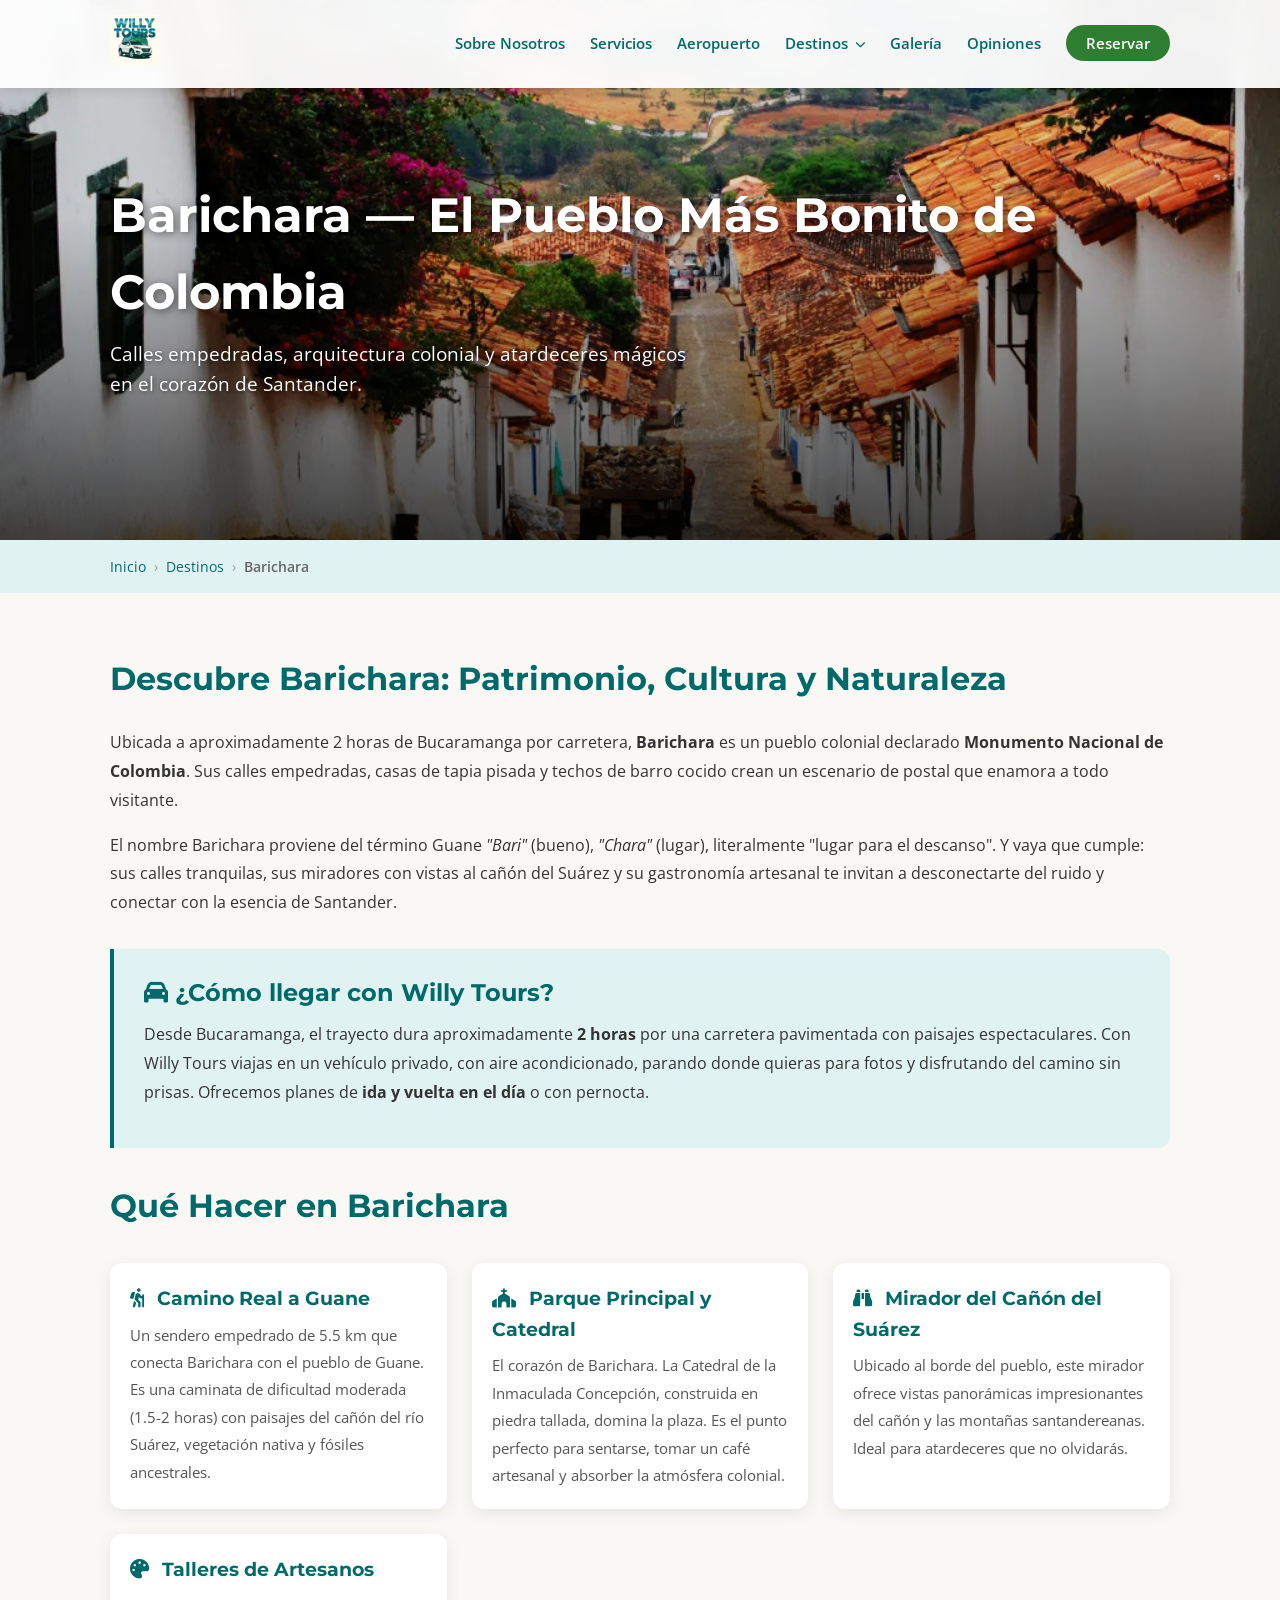
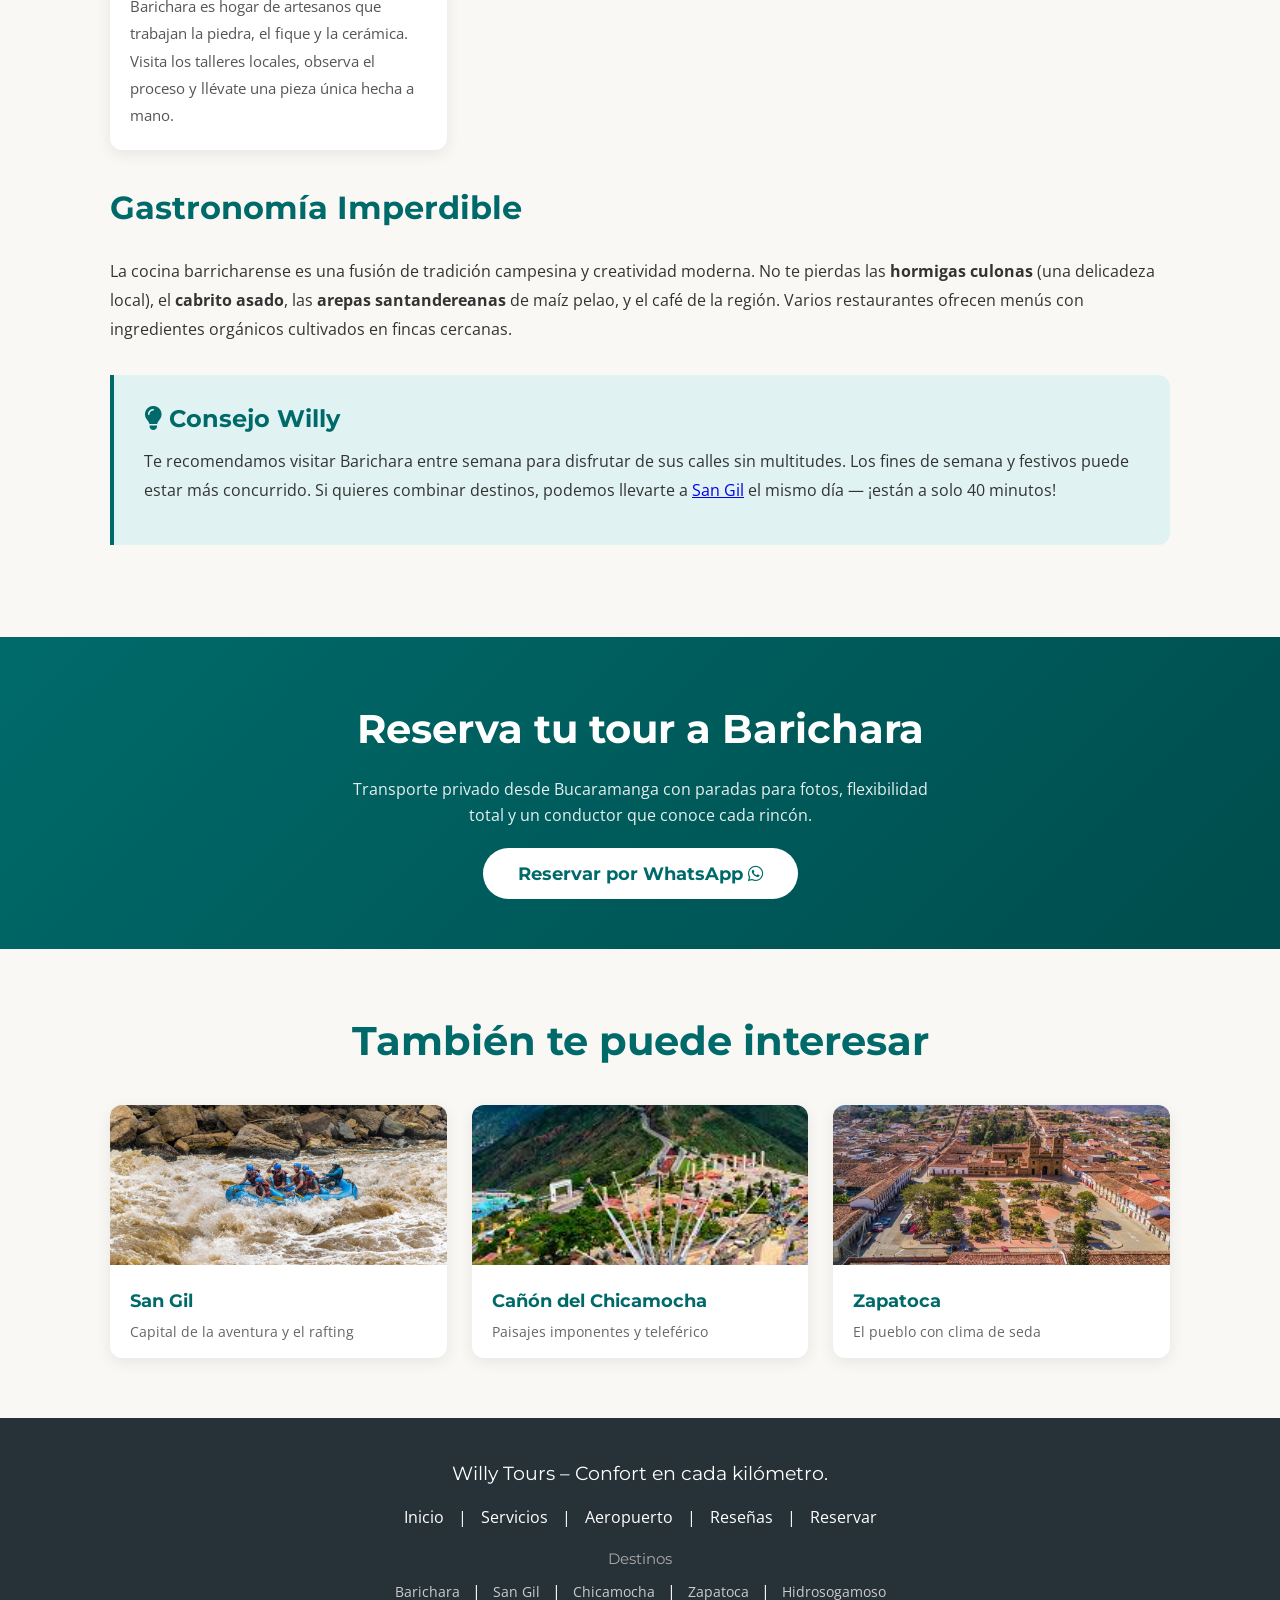
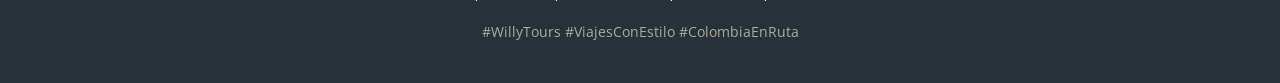
<file: destinos/barichara.html>
<!DOCTYPE html>
<html lang="es">
<head>
<script async src="https://www.googletagmanager.com/gtag/js?id=G-0ELEP92S99"></script>
<script>window.dataLayer=window.dataLayer||[];function gtag(){dataLayer.push(arguments)}gtag('js',new Date());gtag('config','G-0ELEP92S99');</script>
  <meta charset="UTF-8">
  <meta name="color-scheme" content="light only">
  <meta name="viewport" content="width=device-width, initial-scale=1.0">
  <title>Tour a Barichara desde Bucaramanga — Guía Completa | Willy Tours</title>
  <meta name="description" content="Descubre Barichara, el pueblo más bonito de Colombia. Guía completa: qué hacer, qué ver, cómo llegar desde Bucaramanga con transporte privado. Calles empedradas, Camino Real y gastronomía artesanal.">
  <link rel="canonical" href="https://www.willytourbucaramanga.com/destinos/barichara.html">

  <meta property="og:type" content="article">
  <meta property="og:title" content="Guía de Viaje a Barichara — Qué Hacer y Cómo Llegar | Willy Tours">
  <meta property="og:description" content="Barichara, pueblo patrimonio de Colombia. Calles empedradas, el Camino Real a Guane y gastronomía artesanal. Transporte privado desde Bucaramanga.">
  <meta property="og:image" content="https://www.willytourbucaramanga.com/barichara-thumb.jpg">
  <meta property="og:url" content="https://www.willytourbucaramanga.com/destinos/barichara.html">
  <meta name="twitter:card" content="summary_large_image">
  <meta name="robots" content="index, follow">

  <link rel="preconnect" href="https://fonts.googleapis.com">
  <link rel="preconnect" href="https://fonts.gstatic.com" crossorigin>
  <link href="https://fonts.googleapis.com/css2?family=Montserrat:wght@700&family=Open+Sans:wght@400;600&display=swap" rel="stylesheet">
  <link rel="stylesheet" href="../styles.css">
  <link rel="stylesheet" href="https://cdnjs.cloudflare.com/ajax/libs/font-awesome/6.4.2/css/all.min.css">

  <script type="application/ld+json">
{
  "@context": "https://schema.org",
  "@type": "TouristDestination",
  "name": "Barichara",
  "description": "Barichara es considerado el pueblo más bonito de Colombia. Declarado Monumento Nacional, sus calles empedradas, casas coloniales y el histórico Camino Real a Guane lo convierten en un destino imperdible de Santander.",
  "touristType": ["Cultural", "Histórico", "Arquitectura Colonial"],
  "geo": {
    "@type": "GeoCoordinates",
    "latitude": 6.6349,
    "longitude": -73.2252
  },
  "containedInPlace": {
    "@type": "AdministrativeArea",
    "name": "Santander, Colombia"
  }
}
</script>
  <script type="application/ld+json">
{
  "@context": "https://schema.org",
  "@type": "BreadcrumbList",
  "itemListElement": [
    { "@type": "ListItem", "position": 1, "name": "Inicio", "item": "https://www.willytourbucaramanga.com/" },
    { "@type": "ListItem", "position": 2, "name": "Destinos", "item": "https://www.willytourbucaramanga.com/#interactive-map" },
    { "@type": "ListItem", "position": 3, "name": "Barichara" }
  ]
}
</script>
</head>
<body>

  <!-- Header -->
  <header class="main-header scrolled">
    <div class="container">
      <a href="/" class="logo"><img src="../willy-tours-logo.png" alt="Willy Tours Logo" width="50" height="50"></a>
      <button class="hamburger" id="hamburgerBtn" aria-label="Abrir menú" aria-expanded="false">
        <span class="hamburger-line"></span><span class="hamburger-line"></span><span class="hamburger-line"></span>
      </button>
      <nav class="main-nav" id="mainNav">
        <ul>
          <li><a href="/#about">Sobre Nosotros</a></li>
          <li><a href="/#services">Servicios</a></li>
          <li><a href="/servicio-aeropuerto.html">Aeropuerto</a></li>
          <li class="nav-dropdown">
            <a href="/#interactive-map" class="dropdown-trigger">Destinos <i class="fas fa-chevron-down fa-xs"></i></a>
            <ul class="dropdown-menu">
              <li><a href="/destinos/barichara.html">Barichara</a></li>
              <li><a href="/destinos/san-gil.html">San Gil</a></li>
              <li><a href="/destinos/chicamocha.html">Chicamocha</a></li>
              <li><a href="/destinos/zapatoca.html">Zapatoca</a></li>
              <li><a href="/destinos/hidrosogamoso.html">Hidrosogamoso</a></li>
            </ul>
          </li>
          <li><a href="/#gallery">Galería</a></li>
          <li><a href="/#testimonials">Opiniones</a></li>
          <li><a href="/#reserva" class="nav-cta">Reservar</a></li>
        </ul>
      </nav>
    </div>
  </header>

  <!-- Hero -->
  <section class="subpage-hero" style="background-image: url('../barichara-thumb.jpg');">
    <div class="subpage-hero-content">
      <div class="container">
        <h1>Barichara — El Pueblo Más Bonito de Colombia</h1>
        <p>Calles empedradas, arquitectura colonial y atardeceres mágicos en el corazón de Santander.</p>
      </div>
    </div>
  </section>

  <!-- Breadcrumb -->
  <nav class="breadcrumb" aria-label="Ruta de navegación">
    <div class="container">
      <ol class="breadcrumb-list">
        <li><a href="/">Inicio</a></li>
        <li class="breadcrumb-separator">›</li>
        <li><a href="/#interactive-map">Destinos</a></li>
        <li class="breadcrumb-separator">›</li>
        <li class="breadcrumb-current">Barichara</li>
      </ol>
    </div>
  </nav>

  <!-- Content -->
  <section class="subpage-content">
    <div class="container">
      <h2>Descubre Barichara: Patrimonio, Cultura y Naturaleza</h2>
      <p>Ubicada a aproximadamente 2 horas de Bucaramanga por carretera, <strong>Barichara</strong> es un pueblo colonial declarado <strong>Monumento Nacional de Colombia</strong>. Sus calles empedradas, casas de tapia pisada y techos de barro cocido crean un escenario de postal que enamora a todo visitante.</p>
      
      <p>El nombre Barichara proviene del término Guane <em>"Bari"</em> (bueno), <em>"Chara"</em> (lugar), literalmente "lugar para el descanso". Y vaya que cumple: sus calles tranquilas, sus miradores con vistas al cañón del Suárez y su gastronomía artesanal te invitan a desconectarte del ruido y conectar con la esencia de Santander.</p>

      <div class="highlight-box">
        <h3><i class="fas fa-car"></i> ¿Cómo llegar con Willy Tours?</h3>
        <p>Desde Bucaramanga, el trayecto dura aproximadamente <strong>2 horas</strong> por una carretera pavimentada con paisajes espectaculares. Con Willy Tours viajas en un vehículo privado, con aire acondicionado, parando donde quieras para fotos y disfrutando del camino sin prisas. Ofrecemos planes de <strong>ida y vuelta en el día</strong> o con pernocta.</p>
      </div>

      <h2>Qué Hacer en Barichara</h2>
      <div class="attractions-grid">
        <div class="attraction-card">
          <div class="attraction-card-body">
            <h3><i class="fas fa-hiking" style="color: var(--primary-color); margin-right: 8px;"></i> Camino Real a Guane</h3>
            <p>Un sendero empedrado de 5.5 km que conecta Barichara con el pueblo de Guane. Es una caminata de dificultad moderada (1.5-2 horas) con paisajes del cañón del río Suárez, vegetación nativa y fósiles ancestrales.</p>
          </div>
        </div>
        <div class="attraction-card">
          <div class="attraction-card-body">
            <h3><i class="fas fa-church" style="color: var(--primary-color); margin-right: 8px;"></i> Parque Principal y Catedral</h3>
            <p>El corazón de Barichara. La Catedral de la Inmaculada Concepción, construida en piedra tallada, domina la plaza. Es el punto perfecto para sentarse, tomar un café artesanal y absorber la atmósfera colonial.</p>
          </div>
        </div>
        <div class="attraction-card">
          <div class="attraction-card-body">
            <h3><i class="fas fa-binoculars" style="color: var(--primary-color); margin-right: 8px;"></i> Mirador del Cañón del Suárez</h3>
            <p>Ubicado al borde del pueblo, este mirador ofrece vistas panorámicas impresionantes del cañón y las montañas santandereanas. Ideal para atardeceres que no olvidarás.</p>
          </div>
        </div>
        <div class="attraction-card">
          <div class="attraction-card-body">
            <h3><i class="fas fa-palette" style="color: var(--primary-color); margin-right: 8px;"></i> Talleres de Artesanos</h3>
            <p>Barichara es hogar de artesanos que trabajan la piedra, el fique y la cerámica. Visita los talleres locales, observa el proceso y llévate una pieza única hecha a mano.</p>
          </div>
        </div>
      </div>

      <h2>Gastronomía Imperdible</h2>
      <p>La cocina barricharense es una fusión de tradición campesina y creatividad moderna. No te pierdas las <strong>hormigas culonas</strong> (una delicadeza local), el <strong>cabrito asado</strong>, las <strong>arepas santandereanas</strong> de maíz pelao, y el café de la región. Varios restaurantes ofrecen menús con ingredientes orgánicos cultivados en fincas cercanas.</p>

      <div class="highlight-box">
        <h3><i class="fas fa-lightbulb"></i> Consejo Willy</h3>
        <p>Te recomendamos visitar Barichara entre semana para disfrutar de sus calles sin multitudes. Los fines de semana y festivos puede estar más concurrido. Si quieres combinar destinos, podemos llevarte a <a href="/destinos/san-gil.html">San Gil</a> el mismo día — ¡están a solo 40 minutos!</p>
      </div>
    </div>
  </section>

  <!-- CTA -->
  <section class="subpage-cta">
    <div class="container">
      <h2>Reserva tu tour a Barichara</h2>
      <p>Transporte privado desde Bucaramanga con paradas para fotos, flexibilidad total y un conductor que conoce cada rincón.</p>
      <a href="https://wa.link/9g9ql3" target="_blank" class="cta-button">Reservar por WhatsApp <i class="fab fa-whatsapp"></i></a>
    </div>
  </section>

  <!-- Cross-links -->
  <section class="cross-links">
    <div class="container">
      <h2>También te puede interesar</h2>
      <div class="cross-links-grid">
        <a href="/destinos/san-gil.html" class="cross-link-card">
          <img src="../san-gil-thumb.jpg" alt="San Gil" loading="lazy" width="300" height="160">
          <div class="cross-link-card-body"><h3>San Gil</h3><p>Capital de la aventura y el rafting</p></div>
        </a>
        <a href="/destinos/chicamocha.html" class="cross-link-card">
          <img src="../chicamocha-thumb.jpg" alt="Chicamocha" loading="lazy" width="300" height="160">
          <div class="cross-link-card-body"><h3>Cañón del Chicamocha</h3><p>Paisajes imponentes y teleférico</p></div>
        </a>
        <a href="/destinos/zapatoca.html" class="cross-link-card">
          <img src="../zapatoca-thumb.jpg" alt="Zapatoca" loading="lazy" width="300" height="160">
          <div class="cross-link-card-body"><h3>Zapatoca</h3><p>El pueblo con clima de seda</p></div>
        </a>
      </div>
    </div>
  </section>

  <!-- Footer -->
  <footer>
    <div class="container">
      <p class="footer-brand">Willy Tours – Confort en cada kilómetro.</p>
      <div class="footer-links">
        <a href="/">Inicio</a> | <a href="/#services">Servicios</a> | <a href="/servicio-aeropuerto.html">Aeropuerto</a> | <a href="/#testimonials">Reseñas</a> | <a href="/#reserva">Reservar</a>
      </div>
      <div class="footer-destinations">
        <p class="footer-destinations-title">Destinos</p>
        <a href="/destinos/barichara.html">Barichara</a> | <a href="/destinos/san-gil.html">San Gil</a> | <a href="/destinos/chicamocha.html">Chicamocha</a> | <a href="/destinos/zapatoca.html">Zapatoca</a> | <a href="/destinos/hidrosogamoso.html">Hidrosogamoso</a>
      </div>
      <div class="footer-social"><p>#WillyTours #ViajesConEstilo #ColombiaEnRuta</p></div>
    </div>
  </footer>

  <script src="../main.js" defer></script>
</body>
</html>
</file>
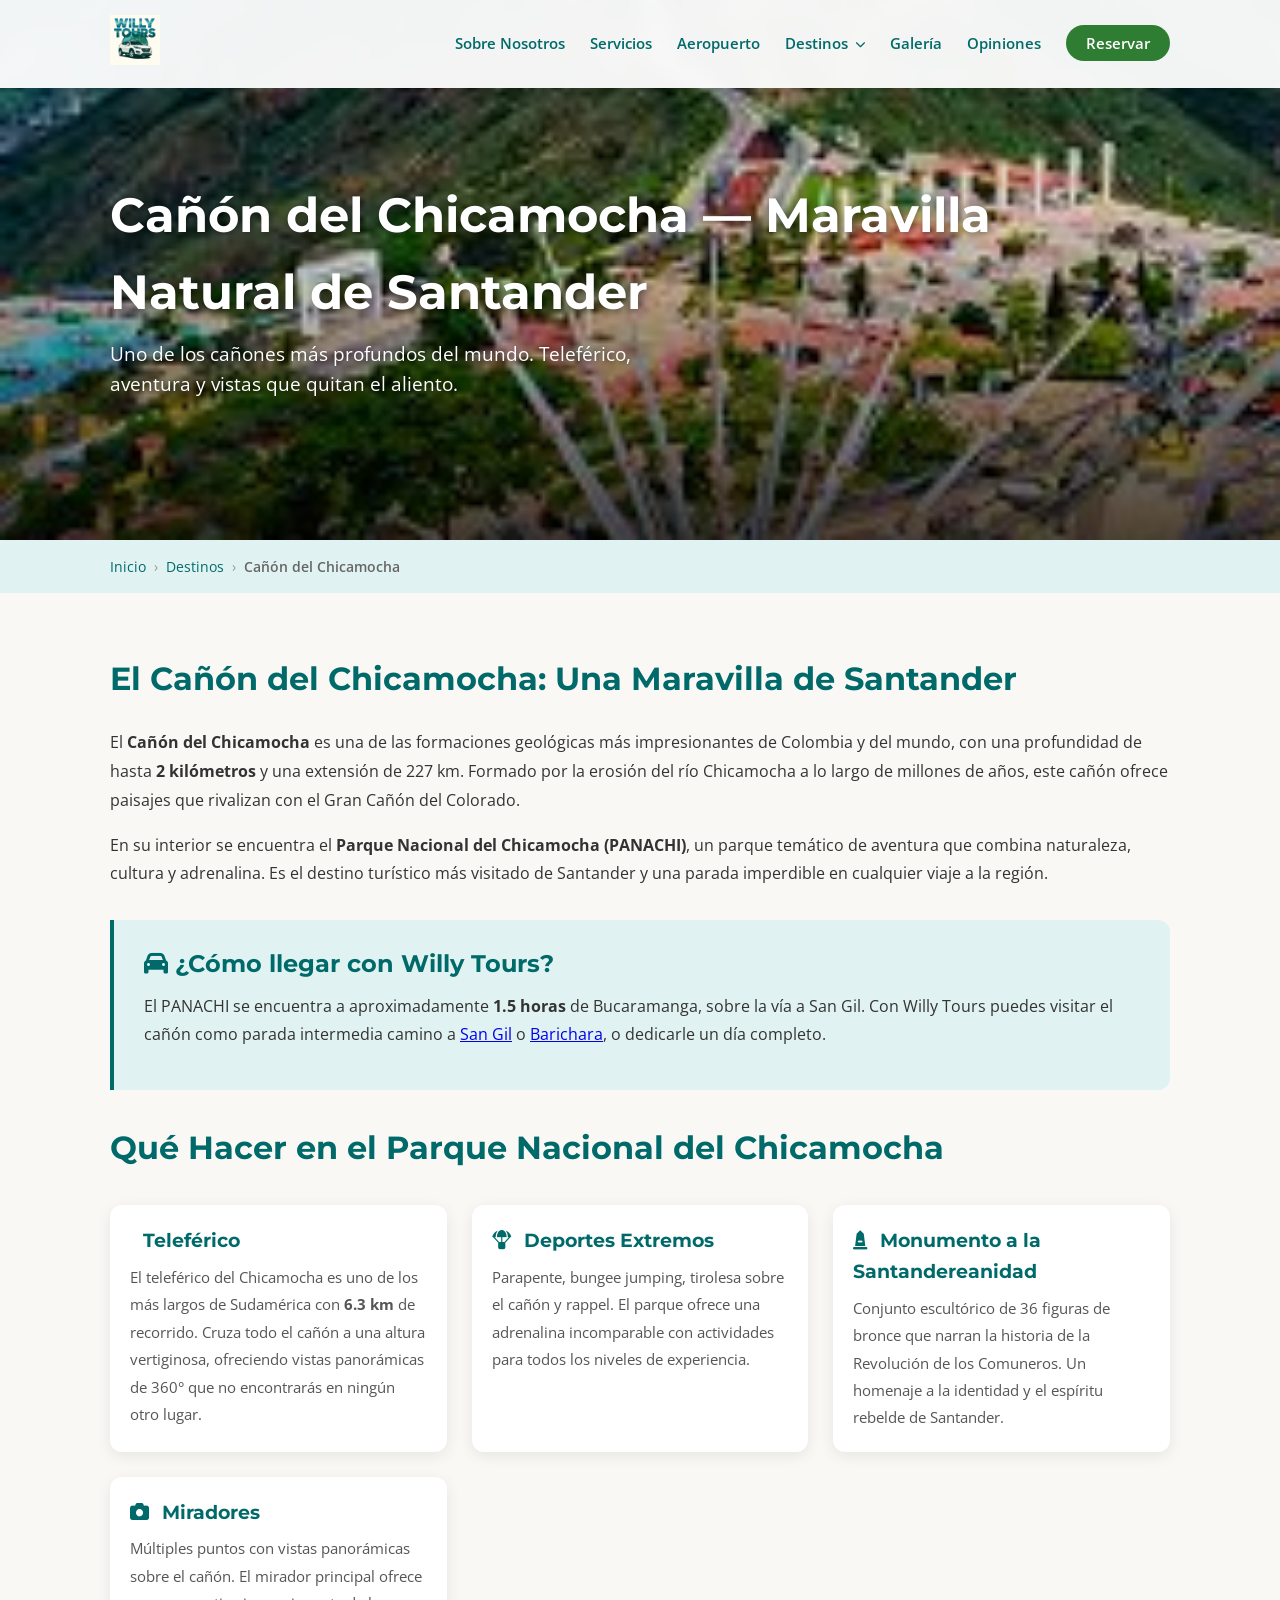
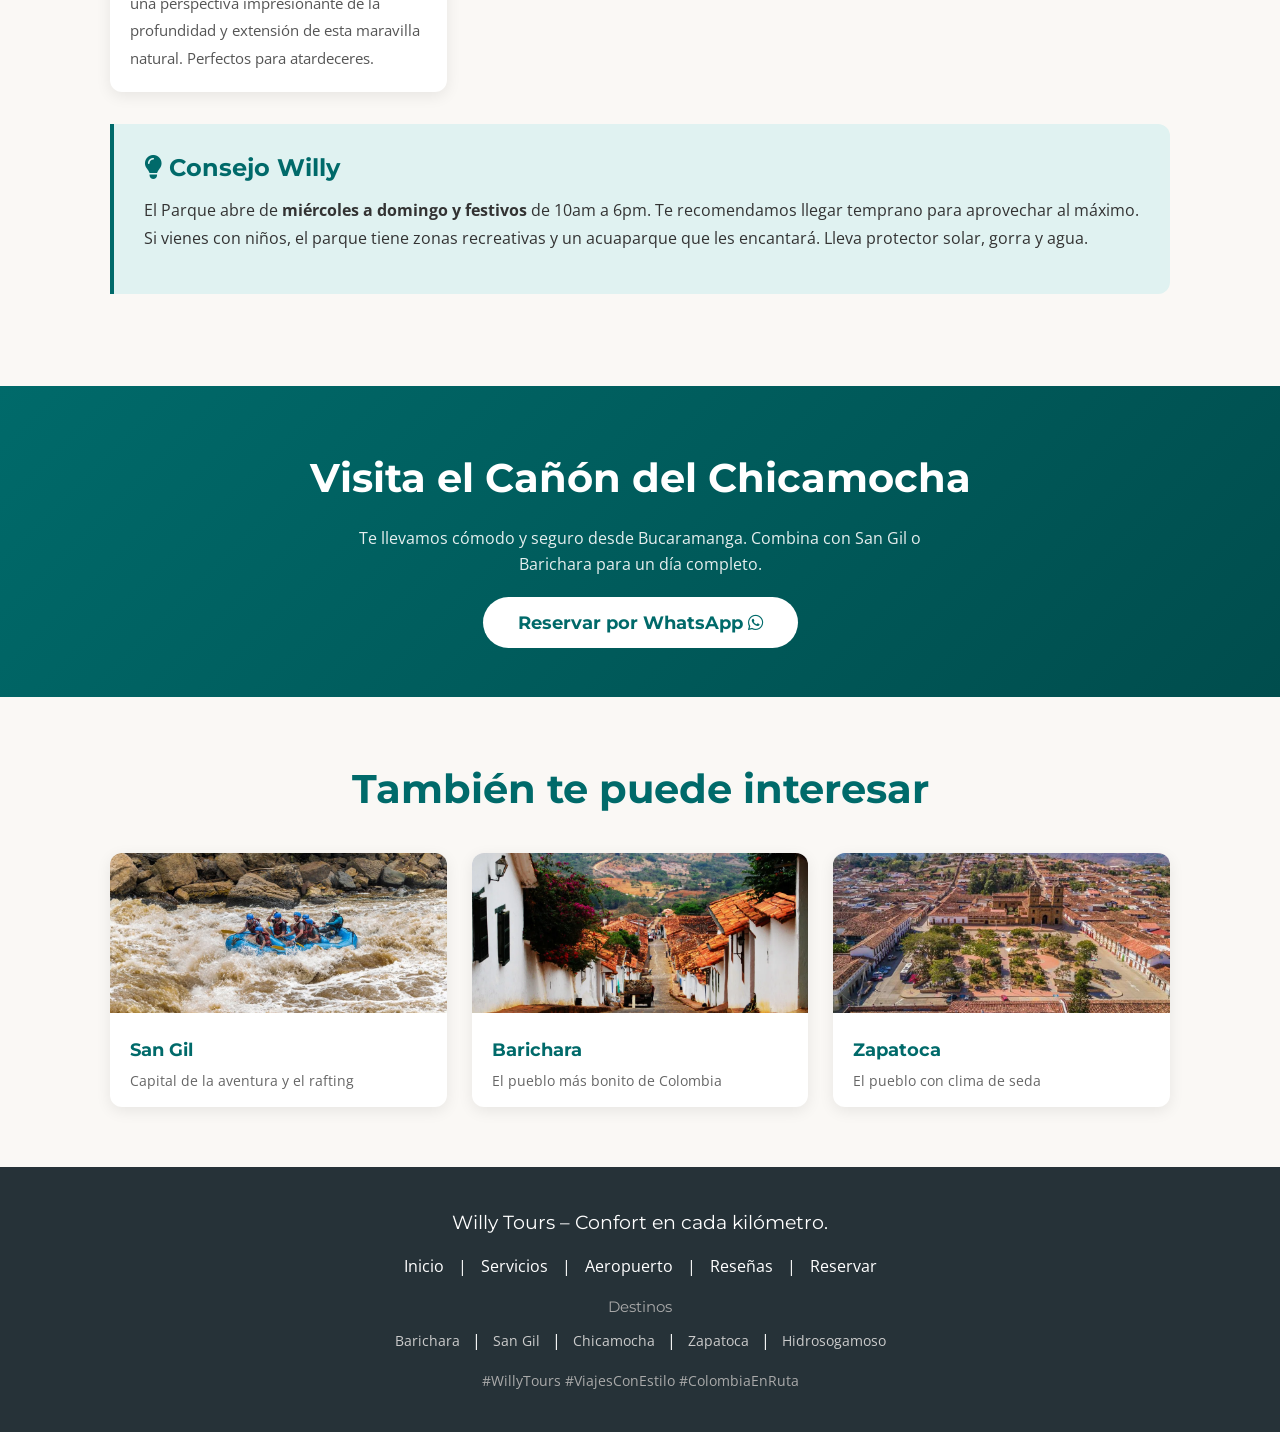
<file: destinos/chicamocha.html>
<!DOCTYPE html>
<html lang="es">
<head>
<script async src="https://www.googletagmanager.com/gtag/js?id=G-0ELEP92S99"></script>
<script>window.dataLayer=window.dataLayer||[];function gtag(){dataLayer.push(arguments)}gtag('js',new Date());gtag('config','G-0ELEP92S99');</script>
  <meta charset="UTF-8">
  <meta name="color-scheme" content="light only">
  <meta name="viewport" content="width=device-width, initial-scale=1.0">
  <title>Tour al Cañón del Chicamocha desde Bucaramanga | Willy Tours</title>
  <meta name="description" content="Visita el Cañón del Chicamocha y el Parque Nacional del Chicamocha (PANACHI). Teleférico, deportes extremos y vistas espectaculares. Transporte privado desde Bucaramanga.">
  <link rel="canonical" href="https://www.willytourbucaramanga.com/destinos/chicamocha.html">

  <meta property="og:type" content="article">
  <meta property="og:title" content="Cañón del Chicamocha — Vistas Espectaculares | Willy Tours">
  <meta property="og:description" content="Teleférico, deportes extremos y paisajes imponentes en el Cañón del Chicamocha. Transporte privado desde Bucaramanga.">
  <meta property="og:image" content="https://www.willytourbucaramanga.com/chicamocha-thumb.jpg">
  <meta property="og:url" content="https://www.willytourbucaramanga.com/destinos/chicamocha.html">
  <meta name="twitter:card" content="summary_large_image">
  <meta name="robots" content="index, follow">

  <link rel="preconnect" href="https://fonts.googleapis.com">
  <link rel="preconnect" href="https://fonts.gstatic.com" crossorigin>
  <link href="https://fonts.googleapis.com/css2?family=Montserrat:wght@700&family=Open+Sans:wght@400;600&display=swap" rel="stylesheet">
  <link rel="stylesheet" href="../styles.css">
  <link rel="stylesheet" href="https://cdnjs.cloudflare.com/ajax/libs/font-awesome/6.4.2/css/all.min.css">

  <script type="application/ld+json">
{
  "@context": "https://schema.org",
  "@type": "TouristDestination",
  "name": "Cañón del Chicamocha",
  "description": "El Cañón del Chicamocha es una formación geográfica espectacular en Santander, Colombia. Con una profundidad de hasta 2 km, alberga el Parque Nacional del Chicamocha (PANACHI) con su famoso teleférico, deportes extremos y miradores con vistas impresionantes.",
  "touristType": ["Naturaleza", "Aventura", "Paisajes"],
  "geo": { "@type": "GeoCoordinates", "latitude": 6.8349, "longitude": -73.1163 },
  "containedInPlace": { "@type": "AdministrativeArea", "name": "Santander, Colombia" }
}
</script>
  <script type="application/ld+json">
{
  "@context": "https://schema.org",
  "@type": "BreadcrumbList",
  "itemListElement": [
    { "@type": "ListItem", "position": 1, "name": "Inicio", "item": "https://www.willytourbucaramanga.com/" },
    { "@type": "ListItem", "position": 2, "name": "Destinos", "item": "https://www.willytourbucaramanga.com/#interactive-map" },
    { "@type": "ListItem", "position": 3, "name": "Cañón del Chicamocha" }
  ]
}
</script>
</head>
<body>

  <header class="main-header scrolled">
    <div class="container">
      <a href="/" class="logo"><img src="../willy-tours-logo.png" alt="Willy Tours Logo" width="50" height="50"></a>
      <button class="hamburger" id="hamburgerBtn" aria-label="Abrir menú" aria-expanded="false">
        <span class="hamburger-line"></span><span class="hamburger-line"></span><span class="hamburger-line"></span>
      </button>
      <nav class="main-nav" id="mainNav">
        <ul>
          <li><a href="/#about">Sobre Nosotros</a></li>
          <li><a href="/#services">Servicios</a></li>
          <li><a href="/servicio-aeropuerto.html">Aeropuerto</a></li>
          <li class="nav-dropdown">
            <a href="/#interactive-map" class="dropdown-trigger">Destinos <i class="fas fa-chevron-down fa-xs"></i></a>
            <ul class="dropdown-menu">
              <li><a href="/destinos/barichara.html">Barichara</a></li>
              <li><a href="/destinos/san-gil.html">San Gil</a></li>
              <li><a href="/destinos/chicamocha.html">Chicamocha</a></li>
              <li><a href="/destinos/zapatoca.html">Zapatoca</a></li>
              <li><a href="/destinos/hidrosogamoso.html">Hidrosogamoso</a></li>
            </ul>
          </li>
          <li><a href="/#gallery">Galería</a></li>
          <li><a href="/#testimonials">Opiniones</a></li>
          <li><a href="/#reserva" class="nav-cta">Reservar</a></li>
        </ul>
      </nav>
    </div>
  </header>

  <section class="subpage-hero" style="background-image: url('../chicamocha-thumb.jpg');">
    <div class="subpage-hero-content">
      <div class="container">
        <h1>Cañón del Chicamocha — Maravilla Natural de Santander</h1>
        <p>Uno de los cañones más profundos del mundo. Teleférico, aventura y vistas que quitan el aliento.</p>
      </div>
    </div>
  </section>

  <nav class="breadcrumb" aria-label="Ruta de navegación">
    <div class="container">
      <ol class="breadcrumb-list">
        <li><a href="/">Inicio</a></li>
        <li class="breadcrumb-separator">›</li>
        <li><a href="/#interactive-map">Destinos</a></li>
        <li class="breadcrumb-separator">›</li>
        <li class="breadcrumb-current">Cañón del Chicamocha</li>
      </ol>
    </div>
  </nav>

  <section class="subpage-content">
    <div class="container">
      <h2>El Cañón del Chicamocha: Una Maravilla de Santander</h2>
      <p>El <strong>Cañón del Chicamocha</strong> es una de las formaciones geológicas más impresionantes de Colombia y del mundo, con una profundidad de hasta <strong>2 kilómetros</strong> y una extensión de 227 km. Formado por la erosión del río Chicamocha a lo largo de millones de años, este cañón ofrece paisajes que rivalizan con el Gran Cañón del Colorado.</p>
      
      <p>En su interior se encuentra el <strong>Parque Nacional del Chicamocha (PANACHI)</strong>, un parque temático de aventura que combina naturaleza, cultura y adrenalina. Es el destino turístico más visitado de Santander y una parada imperdible en cualquier viaje a la región.</p>

      <div class="highlight-box">
        <h3><i class="fas fa-car"></i> ¿Cómo llegar con Willy Tours?</h3>
        <p>El PANACHI se encuentra a aproximadamente <strong>1.5 horas</strong> de Bucaramanga, sobre la vía a San Gil. Con Willy Tours puedes visitar el cañón como parada intermedia camino a <a href="/destinos/san-gil.html">San Gil</a> o <a href="/destinos/barichara.html">Barichara</a>, o dedicarle un día completo.</p>
      </div>

      <h2>Qué Hacer en el Parque Nacional del Chicamocha</h2>
      <div class="attractions-grid">
        <div class="attraction-card">
          <div class="attraction-card-body">
            <h3><i class="fas fa-cableway" style="color: var(--primary-color); margin-right: 8px;"></i> Teleférico</h3>
            <p>El teleférico del Chicamocha es uno de los más largos de Sudamérica con <strong>6.3 km</strong> de recorrido. Cruza todo el cañón a una altura vertiginosa, ofreciendo vistas panorámicas de 360° que no encontrarás en ningún otro lugar.</p>
          </div>
        </div>
        <div class="attraction-card">
          <div class="attraction-card-body">
            <h3><i class="fas fa-parachute-box" style="color: var(--primary-color); margin-right: 8px;"></i> Deportes Extremos</h3>
            <p>Parapente, bungee jumping, tirolesa sobre el cañón y rappel. El parque ofrece una adrenalina incomparable con actividades para todos los niveles de experiencia.</p>
          </div>
        </div>
        <div class="attraction-card">
          <div class="attraction-card-body">
            <h3><i class="fas fa-monument" style="color: var(--primary-color); margin-right: 8px;"></i> Monumento a la Santandereanidad</h3>
            <p>Conjunto escultórico de 36 figuras de bronce que narran la historia de la Revolución de los Comuneros. Un homenaje a la identidad y el espíritu rebelde de Santander.</p>
          </div>
        </div>
        <div class="attraction-card">
          <div class="attraction-card-body">
            <h3><i class="fas fa-camera" style="color: var(--primary-color); margin-right: 8px;"></i> Miradores</h3>
            <p>Múltiples puntos con vistas panorámicas sobre el cañón. El mirador principal ofrece una perspectiva impresionante de la profundidad y extensión de esta maravilla natural. Perfectos para atardeceres.</p>
          </div>
        </div>
      </div>

      <div class="highlight-box">
        <h3><i class="fas fa-lightbulb"></i> Consejo Willy</h3>
        <p>El Parque abre de <strong>miércoles a domingo y festivos</strong> de 10am a 6pm. Te recomendamos llegar temprano para aprovechar al máximo. Si vienes con niños, el parque tiene zonas recreativas y un acuaparque que les encantará. Lleva protector solar, gorra y agua.</p>
      </div>
    </div>
  </section>

  <section class="subpage-cta">
    <div class="container">
      <h2>Visita el Cañón del Chicamocha</h2>
      <p>Te llevamos cómodo y seguro desde Bucaramanga. Combina con San Gil o Barichara para un día completo.</p>
      <a href="https://wa.link/9g9ql3" target="_blank" class="cta-button">Reservar por WhatsApp <i class="fab fa-whatsapp"></i></a>
    </div>
  </section>

  <section class="cross-links">
    <div class="container">
      <h2>También te puede interesar</h2>
      <div class="cross-links-grid">
        <a href="/destinos/san-gil.html" class="cross-link-card">
          <img src="../san-gil-thumb.jpg" alt="San Gil" loading="lazy" width="300" height="160">
          <div class="cross-link-card-body"><h3>San Gil</h3><p>Capital de la aventura y el rafting</p></div>
        </a>
        <a href="/destinos/barichara.html" class="cross-link-card">
          <img src="../barichara-thumb.jpg" alt="Barichara" loading="lazy" width="300" height="160">
          <div class="cross-link-card-body"><h3>Barichara</h3><p>El pueblo más bonito de Colombia</p></div>
        </a>
        <a href="/destinos/zapatoca.html" class="cross-link-card">
          <img src="../zapatoca-thumb.jpg" alt="Zapatoca" loading="lazy" width="300" height="160">
          <div class="cross-link-card-body"><h3>Zapatoca</h3><p>El pueblo con clima de seda</p></div>
        </a>
      </div>
    </div>
  </section>

  <footer>
    <div class="container">
      <p class="footer-brand">Willy Tours – Confort en cada kilómetro.</p>
      <div class="footer-links"><a href="/">Inicio</a> | <a href="/#services">Servicios</a> | <a href="/servicio-aeropuerto.html">Aeropuerto</a> | <a href="/#testimonials">Reseñas</a> | <a href="/#reserva">Reservar</a></div>
      <div class="footer-destinations"><p class="footer-destinations-title">Destinos</p><a href="/destinos/barichara.html">Barichara</a> | <a href="/destinos/san-gil.html">San Gil</a> | <a href="/destinos/chicamocha.html">Chicamocha</a> | <a href="/destinos/zapatoca.html">Zapatoca</a> | <a href="/destinos/hidrosogamoso.html">Hidrosogamoso</a></div>
      <div class="footer-social"><p>#WillyTours #ViajesConEstilo #ColombiaEnRuta</p></div>
    </div>
  </footer>

  <script src="../main.js" defer></script>
</body>
</html>
</file>
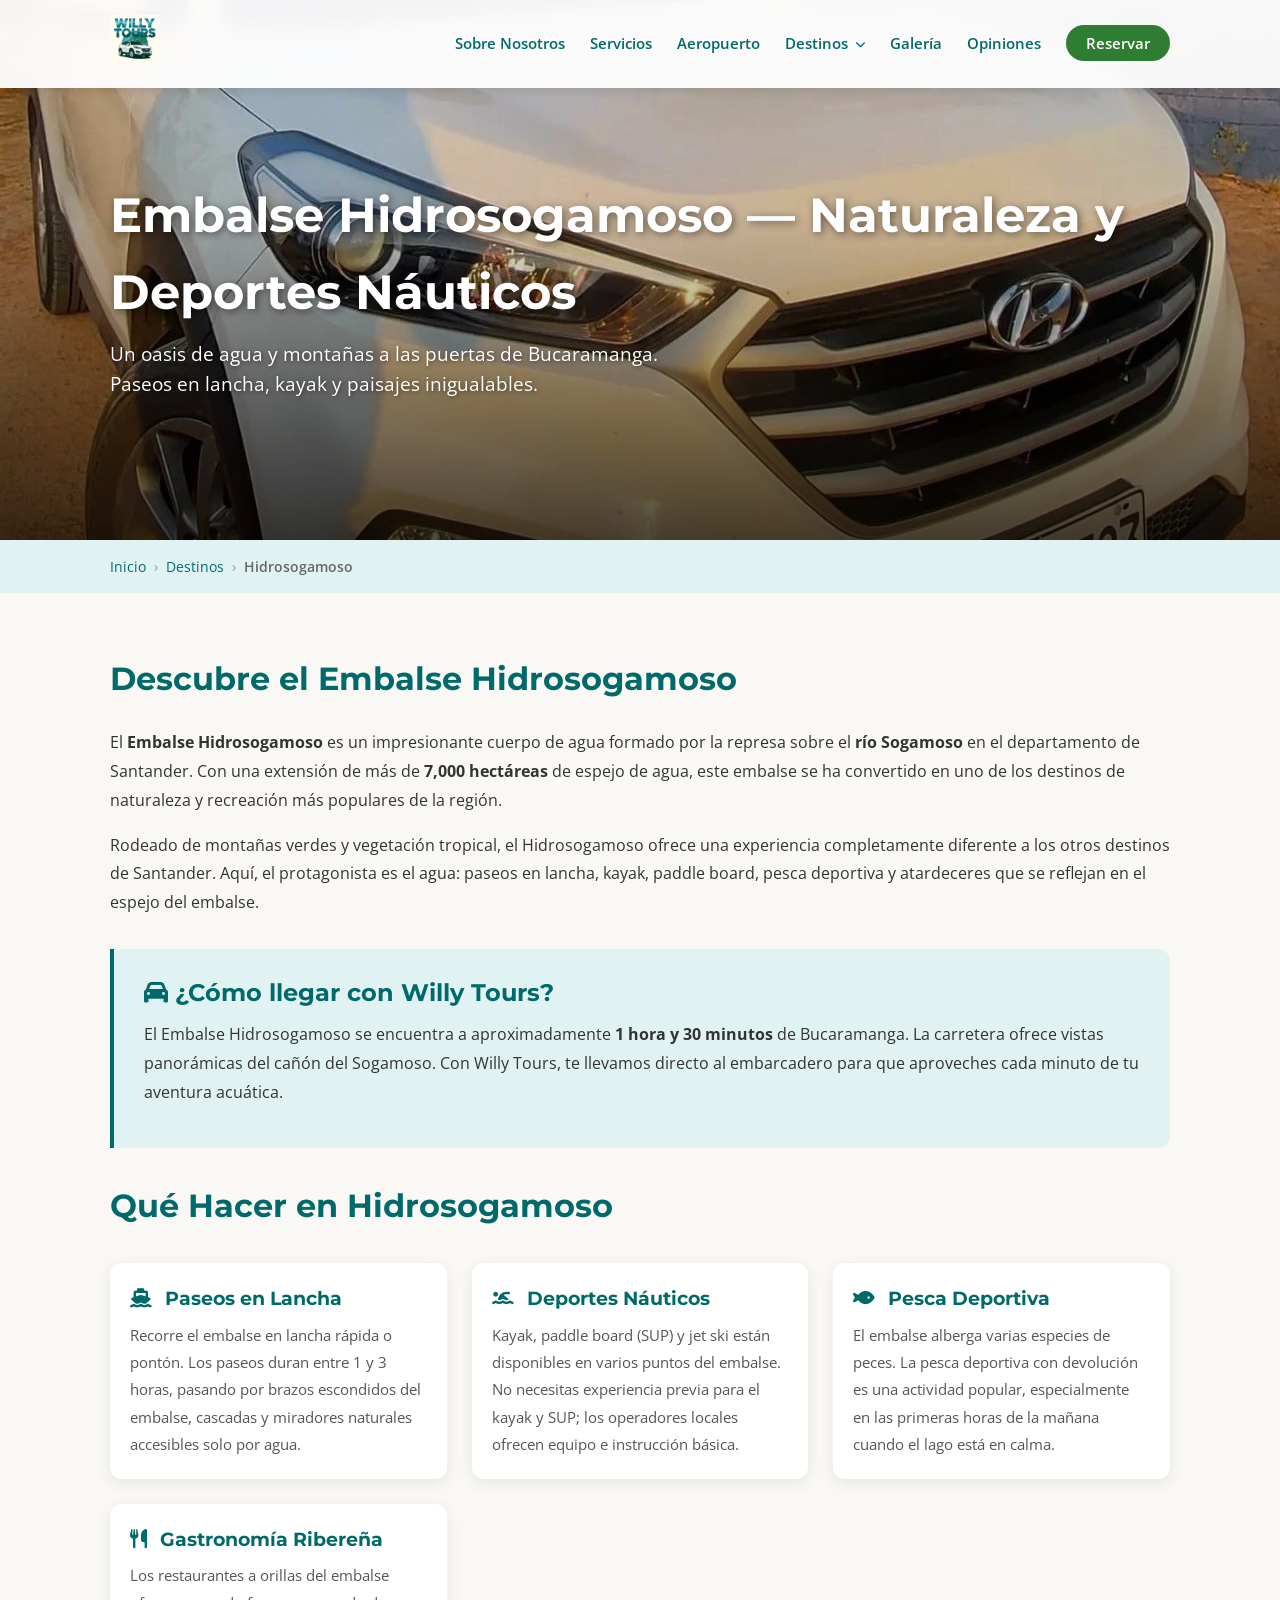
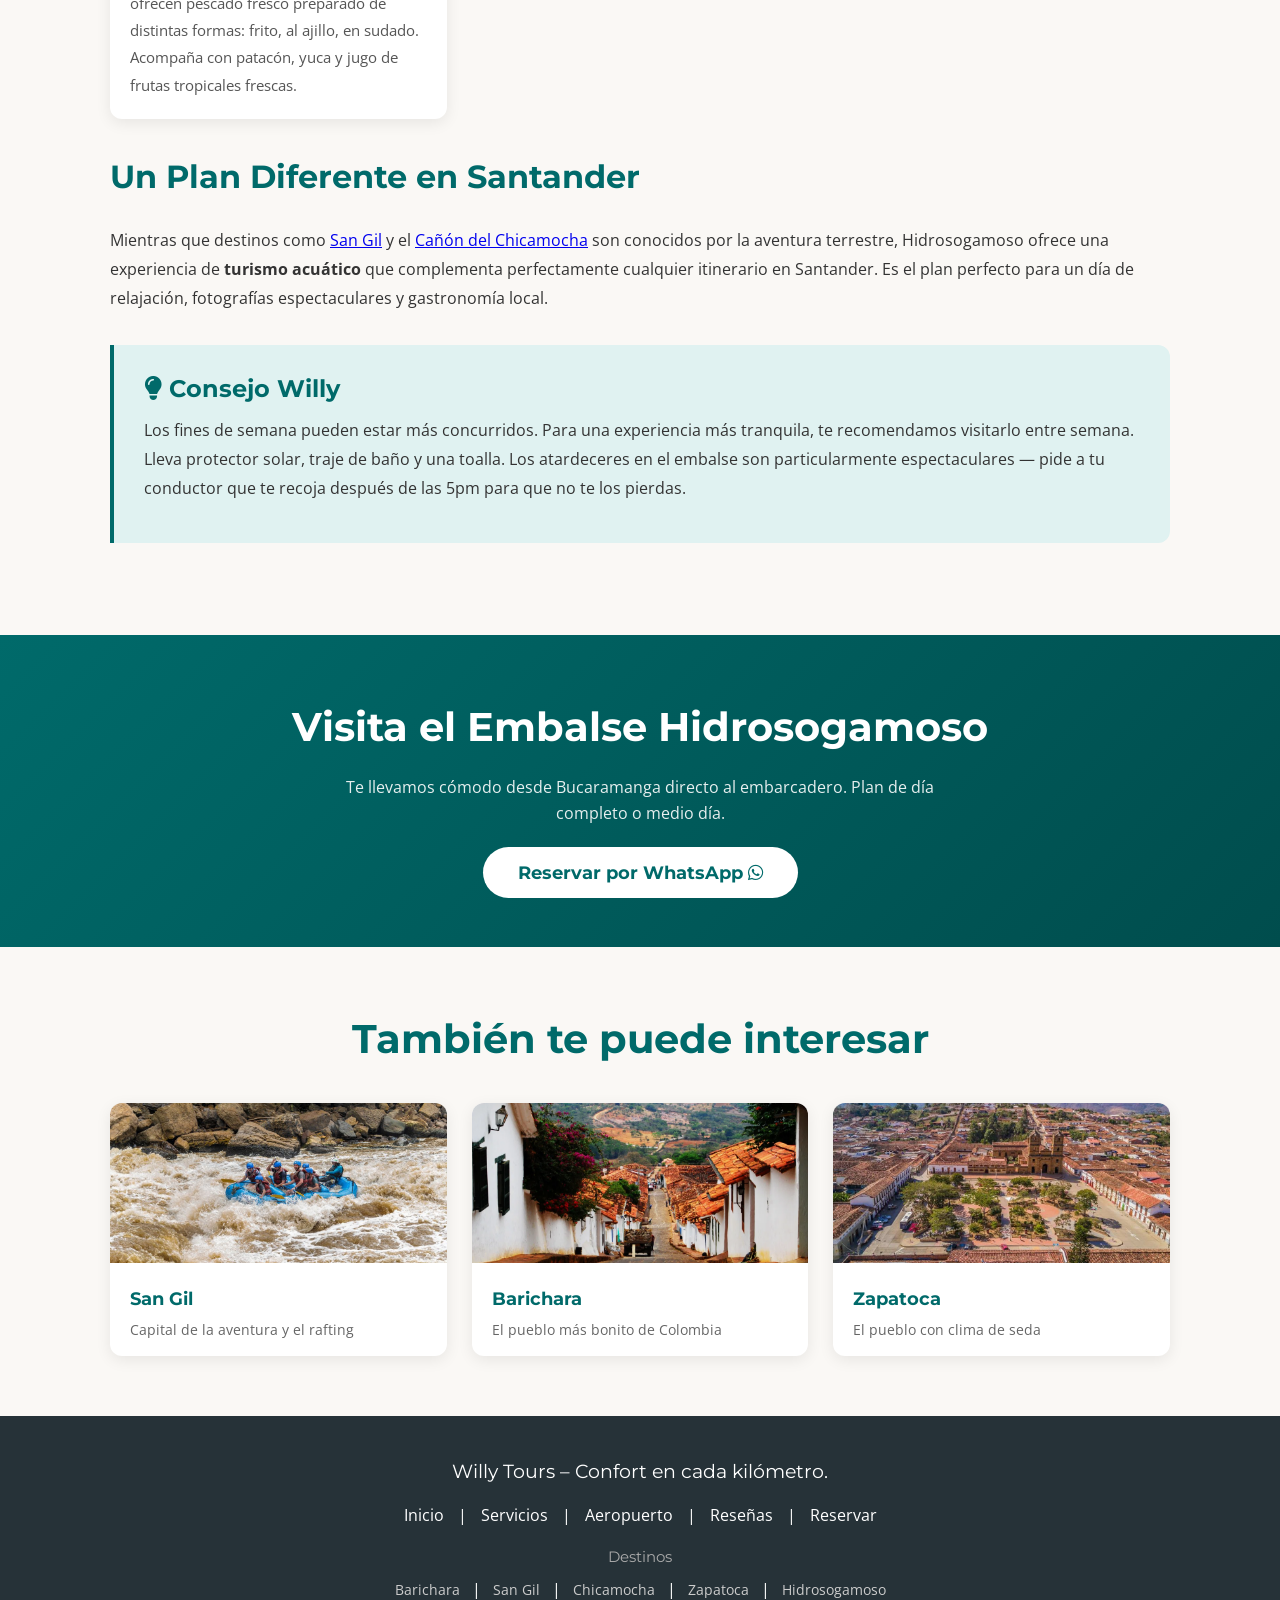
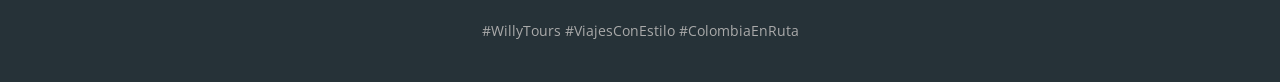
<file: destinos/hidrosogamoso.html>
<!DOCTYPE html>
<html lang="es">
<head>
<script async src="https://www.googletagmanager.com/gtag/js?id=G-0ELEP92S99"></script>
<script>window.dataLayer=window.dataLayer||[];function gtag(){dataLayer.push(arguments)}gtag('js',new Date());gtag('config','G-0ELEP92S99');</script>
  <meta charset="UTF-8">
  <meta name="color-scheme" content="light only">
  <meta name="viewport" content="width=device-width, initial-scale=1.0">
  <title>Tour al Embalse Hidrosogamoso desde Bucaramanga | Willy Tours</title>
  <meta name="description" content="Visita el Embalse Hidrosogamoso en Santander. Deportes náuticos, paseos en lancha, pesca deportiva y naturaleza. Transporte privado desde Bucaramanga con Willy Tours.">
  <link rel="canonical" href="https://www.willytourbucaramanga.com/destinos/hidrosogamoso.html">

  <meta property="og:type" content="article">
  <meta property="og:title" content="Embalse Hidrosogamoso — Naturaleza y Deportes Náuticos | Willy Tours">
  <meta property="og:description" content="Paseos en lancha, kayak y pesca deportiva en el Embalse Hidrosogamoso. Transporte privado desde Bucaramanga.">
  <meta property="og:image" content="https://www.willytourbucaramanga.com/gallery1.jpg">
  <meta property="og:url" content="https://www.willytourbucaramanga.com/destinos/hidrosogamoso.html">
  <meta name="twitter:card" content="summary_large_image">
  <meta name="robots" content="index, follow">

  <link rel="preconnect" href="https://fonts.googleapis.com">
  <link rel="preconnect" href="https://fonts.gstatic.com" crossorigin>
  <link href="https://fonts.googleapis.com/css2?family=Montserrat:wght@700&family=Open+Sans:wght@400;600&display=swap" rel="stylesheet">
  <link rel="stylesheet" href="../styles.css">
  <link rel="stylesheet" href="https://cdnjs.cloudflare.com/ajax/libs/font-awesome/6.4.2/css/all.min.css">

  <script type="application/ld+json">
{
  "@context": "https://schema.org",
  "@type": "TouristDestination",
  "name": "Embalse Hidrosogamoso",
  "description": "El Embalse Hidrosogamoso es un lago artificial formado por la represa sobre el río Sogamoso en Santander, Colombia. Ofrece deportes náuticos, paseos en lancha, pesca deportiva, senderismo y paisajes únicos rodeados de naturaleza tropical.",
  "touristType": ["Naturaleza", "Deportes Náuticos", "Ecoturismo"],
  "geo": { "@type": "GeoCoordinates", "latitude": 7.0500, "longitude": -73.4500 },
  "containedInPlace": { "@type": "AdministrativeArea", "name": "Santander, Colombia" }
}
</script>
  <script type="application/ld+json">
{
  "@context": "https://schema.org",
  "@type": "BreadcrumbList",
  "itemListElement": [
    { "@type": "ListItem", "position": 1, "name": "Inicio", "item": "https://www.willytourbucaramanga.com/" },
    { "@type": "ListItem", "position": 2, "name": "Destinos", "item": "https://www.willytourbucaramanga.com/#interactive-map" },
    { "@type": "ListItem", "position": 3, "name": "Hidrosogamoso" }
  ]
}
</script>
</head>
<body>

  <header class="main-header scrolled">
    <div class="container">
      <a href="/" class="logo"><img src="../willy-tours-logo.png" alt="Willy Tours Logo" width="50" height="50"></a>
      <button class="hamburger" id="hamburgerBtn" aria-label="Abrir menú" aria-expanded="false">
        <span class="hamburger-line"></span><span class="hamburger-line"></span><span class="hamburger-line"></span>
      </button>
      <nav class="main-nav" id="mainNav">
        <ul>
          <li><a href="/#about">Sobre Nosotros</a></li>
          <li><a href="/#services">Servicios</a></li>
          <li><a href="/servicio-aeropuerto.html">Aeropuerto</a></li>
          <li class="nav-dropdown">
            <a href="/#interactive-map" class="dropdown-trigger">Destinos <i class="fas fa-chevron-down fa-xs"></i></a>
            <ul class="dropdown-menu">
              <li><a href="/destinos/barichara.html">Barichara</a></li>
              <li><a href="/destinos/san-gil.html">San Gil</a></li>
              <li><a href="/destinos/chicamocha.html">Chicamocha</a></li>
              <li><a href="/destinos/zapatoca.html">Zapatoca</a></li>
              <li><a href="/destinos/hidrosogamoso.html">Hidrosogamoso</a></li>
            </ul>
          </li>
          <li><a href="/#gallery">Galería</a></li>
          <li><a href="/#testimonials">Opiniones</a></li>
          <li><a href="/#reserva" class="nav-cta">Reservar</a></li>
        </ul>
      </nav>
    </div>
  </header>

  <section class="subpage-hero" style="background-image: url('../gallery1.jpg');">
    <div class="subpage-hero-content">
      <div class="container">
        <h1>Embalse Hidrosogamoso — Naturaleza y Deportes Náuticos</h1>
        <p>Un oasis de agua y montañas a las puertas de Bucaramanga. Paseos en lancha, kayak y paisajes inigualables.</p>
      </div>
    </div>
  </section>

  <nav class="breadcrumb" aria-label="Ruta de navegación">
    <div class="container">
      <ol class="breadcrumb-list">
        <li><a href="/">Inicio</a></li>
        <li class="breadcrumb-separator">›</li>
        <li><a href="/#interactive-map">Destinos</a></li>
        <li class="breadcrumb-separator">›</li>
        <li class="breadcrumb-current">Hidrosogamoso</li>
      </ol>
    </div>
  </nav>

  <section class="subpage-content">
    <div class="container">
      <h2>Descubre el Embalse Hidrosogamoso</h2>
      <p>El <strong>Embalse Hidrosogamoso</strong> es un impresionante cuerpo de agua formado por la represa sobre el <strong>río Sogamoso</strong> en el departamento de Santander. Con una extensión de más de <strong>7,000 hectáreas</strong> de espejo de agua, este embalse se ha convertido en uno de los destinos de naturaleza y recreación más populares de la región.</p>
      
      <p>Rodeado de montañas verdes y vegetación tropical, el Hidrosogamoso ofrece una experiencia completamente diferente a los otros destinos de Santander. Aquí, el protagonista es el agua: paseos en lancha, kayak, paddle board, pesca deportiva y atardeceres que se reflejan en el espejo del embalse.</p>

      <div class="highlight-box">
        <h3><i class="fas fa-car"></i> ¿Cómo llegar con Willy Tours?</h3>
        <p>El Embalse Hidrosogamoso se encuentra a aproximadamente <strong>1 hora y 30 minutos</strong> de Bucaramanga. La carretera ofrece vistas panorámicas del cañón del Sogamoso. Con Willy Tours, te llevamos directo al embarcadero para que aproveches cada minuto de tu aventura acuática.</p>
      </div>

      <h2>Qué Hacer en Hidrosogamoso</h2>
      <div class="attractions-grid">
        <div class="attraction-card">
          <div class="attraction-card-body">
            <h3><i class="fas fa-ship" style="color: var(--primary-color); margin-right: 8px;"></i> Paseos en Lancha</h3>
            <p>Recorre el embalse en lancha rápida o pontón. Los paseos duran entre 1 y 3 horas, pasando por brazos escondidos del embalse, cascadas y miradores naturales accesibles solo por agua.</p>
          </div>
        </div>
        <div class="attraction-card">
          <div class="attraction-card-body">
            <h3><i class="fas fa-person-swimming" style="color: var(--primary-color); margin-right: 8px;"></i> Deportes Náuticos</h3>
            <p>Kayak, paddle board (SUP) y jet ski están disponibles en varios puntos del embalse. No necesitas experiencia previa para el kayak y SUP; los operadores locales ofrecen equipo e instrucción básica.</p>
          </div>
        </div>
        <div class="attraction-card">
          <div class="attraction-card-body">
            <h3><i class="fas fa-fish" style="color: var(--primary-color); margin-right: 8px;"></i> Pesca Deportiva</h3>
            <p>El embalse alberga varias especies de peces. La pesca deportiva con devolución es una actividad popular, especialmente en las primeras horas de la mañana cuando el lago está en calma.</p>
          </div>
        </div>
        <div class="attraction-card">
          <div class="attraction-card-body">
            <h3><i class="fas fa-utensils" style="color: var(--primary-color); margin-right: 8px;"></i> Gastronomía Ribereña</h3>
            <p>Los restaurantes a orillas del embalse ofrecen pescado fresco preparado de distintas formas: frito, al ajillo, en sudado. Acompaña con patacón, yuca y jugo de frutas tropicales frescas.</p>
          </div>
        </div>
      </div>

      <h2>Un Plan Diferente en Santander</h2>
      <p>Mientras que destinos como <a href="/destinos/san-gil.html">San Gil</a> y el <a href="/destinos/chicamocha.html">Cañón del Chicamocha</a> son conocidos por la aventura terrestre, Hidrosogamoso ofrece una experiencia de <strong>turismo acuático</strong> que complementa perfectamente cualquier itinerario en Santander. Es el plan perfecto para un día de relajación, fotografías espectaculares y gastronomía local.</p>

      <div class="highlight-box">
        <h3><i class="fas fa-lightbulb"></i> Consejo Willy</h3>
        <p>Los fines de semana pueden estar más concurridos. Para una experiencia más tranquila, te recomendamos visitarlo entre semana. Lleva protector solar, traje de baño y una toalla. Los atardeceres en el embalse son particularmente espectaculares — pide a tu conductor que te recoja después de las 5pm para que no te los pierdas.</p>
      </div>
    </div>
  </section>

  <section class="subpage-cta">
    <div class="container">
      <h2>Visita el Embalse Hidrosogamoso</h2>
      <p>Te llevamos cómodo desde Bucaramanga directo al embarcadero. Plan de día completo o medio día.</p>
      <a href="https://wa.link/9g9ql3" target="_blank" class="cta-button">Reservar por WhatsApp <i class="fab fa-whatsapp"></i></a>
    </div>
  </section>

  <section class="cross-links">
    <div class="container">
      <h2>También te puede interesar</h2>
      <div class="cross-links-grid">
        <a href="/destinos/san-gil.html" class="cross-link-card">
          <img src="../san-gil-thumb.jpg" alt="San Gil" loading="lazy" width="300" height="160">
          <div class="cross-link-card-body"><h3>San Gil</h3><p>Capital de la aventura y el rafting</p></div>
        </a>
        <a href="/destinos/barichara.html" class="cross-link-card">
          <img src="../barichara-thumb.jpg" alt="Barichara" loading="lazy" width="300" height="160">
          <div class="cross-link-card-body"><h3>Barichara</h3><p>El pueblo más bonito de Colombia</p></div>
        </a>
        <a href="/destinos/zapatoca.html" class="cross-link-card">
          <img src="../zapatoca-thumb.jpg" alt="Zapatoca" loading="lazy" width="300" height="160">
          <div class="cross-link-card-body"><h3>Zapatoca</h3><p>El pueblo con clima de seda</p></div>
        </a>
      </div>
    </div>
  </section>

  <footer>
    <div class="container">
      <p class="footer-brand">Willy Tours – Confort en cada kilómetro.</p>
      <div class="footer-links"><a href="/">Inicio</a> | <a href="/#services">Servicios</a> | <a href="/servicio-aeropuerto.html">Aeropuerto</a> | <a href="/#testimonials">Reseñas</a> | <a href="/#reserva">Reservar</a></div>
      <div class="footer-destinations"><p class="footer-destinations-title">Destinos</p><a href="/destinos/barichara.html">Barichara</a> | <a href="/destinos/san-gil.html">San Gil</a> | <a href="/destinos/chicamocha.html">Chicamocha</a> | <a href="/destinos/zapatoca.html">Zapatoca</a> | <a href="/destinos/hidrosogamoso.html">Hidrosogamoso</a></div>
      <div class="footer-social"><p>#WillyTours #ViajesConEstilo #ColombiaEnRuta</p></div>
    </div>
  </footer>

  <script src="../main.js" defer></script>
</body>
</html>
</file>
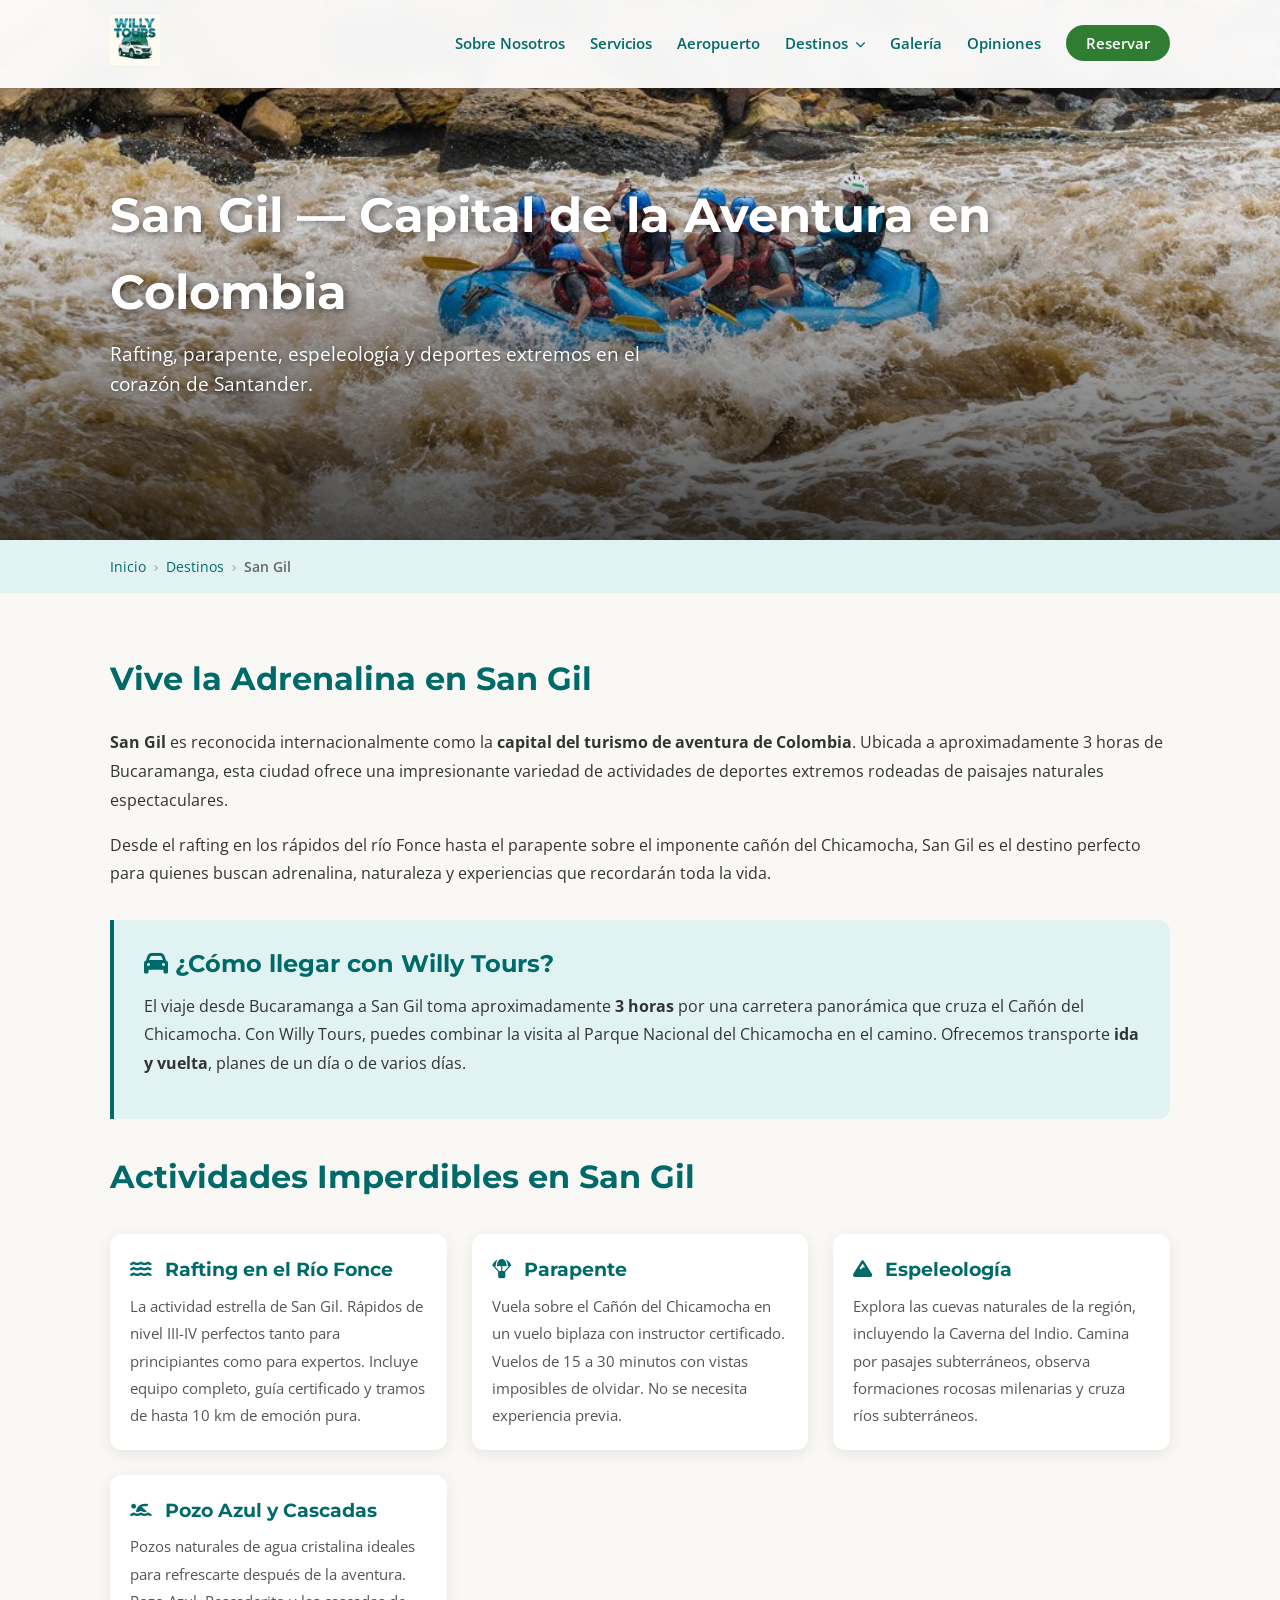
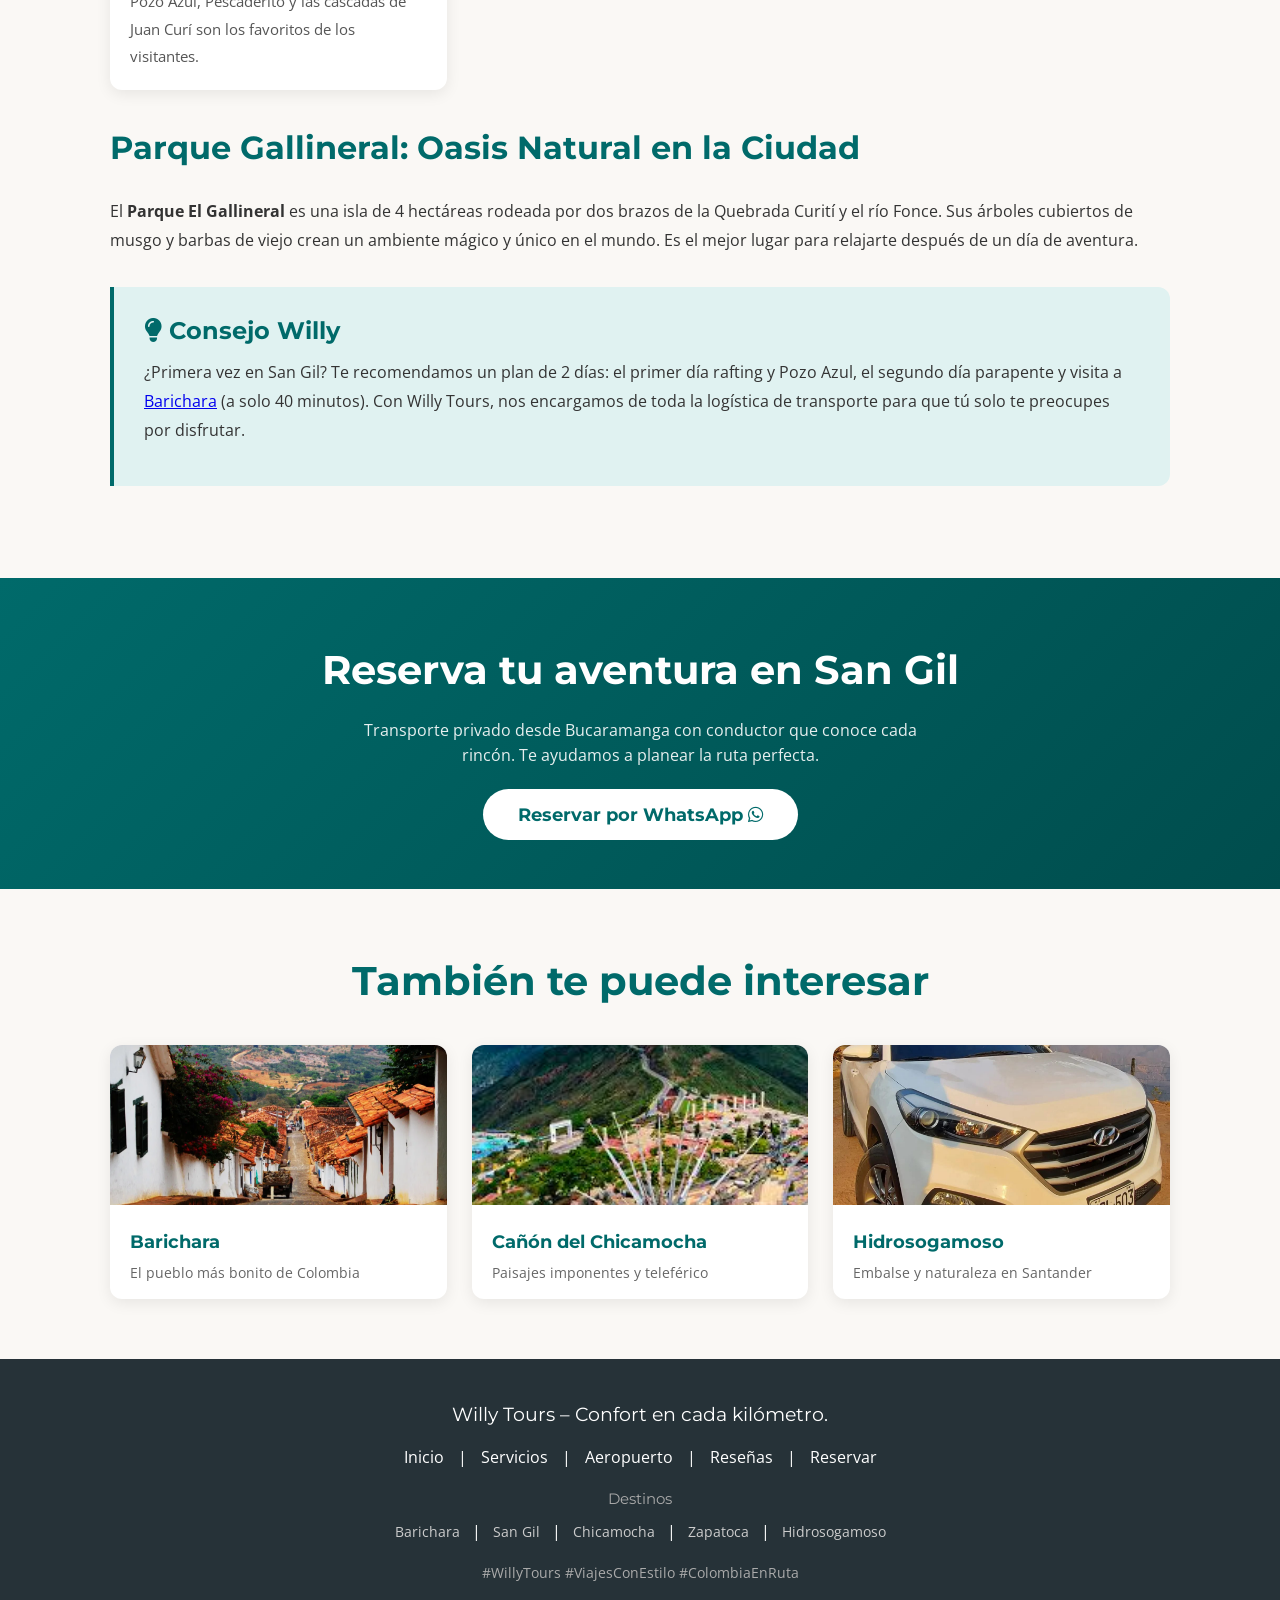
<file: destinos/san-gil.html>
<!DOCTYPE html>
<html lang="es">
<head>
<script async src="https://www.googletagmanager.com/gtag/js?id=G-0ELEP92S99"></script>
<script>window.dataLayer=window.dataLayer||[];function gtag(){dataLayer.push(arguments)}gtag('js',new Date());gtag('config','G-0ELEP92S99');</script>
  <meta charset="UTF-8">
  <meta name="color-scheme" content="light only">
  <meta name="viewport" content="width=device-width, initial-scale=1.0">
  <title>Tour a San Gil desde Bucaramanga — Aventura en Santander | Willy Tours</title>
  <meta name="description" content="San Gil, la capital del turismo de aventura en Colombia. Rafting, parapente, espeleología y más. Transporte privado desde Bucaramanga con Willy Tours. ¡Reserva tu tour!">
  <link rel="canonical" href="https://www.willytourbucaramanga.com/destinos/san-gil.html">

  <meta property="og:type" content="article">
  <meta property="og:title" content="Tour a San Gil — Aventura y Adrenalina | Willy Tours">
  <meta property="og:description" content="Rafting, parapente y espeleología en San Gil. Transporte privado desde Bucaramanga.">
  <meta property="og:image" content="https://www.willytourbucaramanga.com/san-gil-thumb.jpg">
  <meta property="og:url" content="https://www.willytourbucaramanga.com/destinos/san-gil.html">
  <meta name="twitter:card" content="summary_large_image">
  <meta name="robots" content="index, follow">

  <link rel="preconnect" href="https://fonts.googleapis.com">
  <link rel="preconnect" href="https://fonts.gstatic.com" crossorigin>
  <link href="https://fonts.googleapis.com/css2?family=Montserrat:wght@700&family=Open+Sans:wght@400;600&display=swap" rel="stylesheet">
  <link rel="stylesheet" href="../styles.css">
  <link rel="stylesheet" href="https://cdnjs.cloudflare.com/ajax/libs/font-awesome/6.4.2/css/all.min.css">

  <script type="application/ld+json">
{
  "@context": "https://schema.org",
  "@type": "TouristDestination",
  "name": "San Gil",
  "description": "San Gil es la capital del turismo de aventura de Colombia. Ubicada en el departamento de Santander, ofrece rafting en el río Fonce, parapente sobre el Cañón del Chicamocha, espeleología en cuevas naturales y mucho más.",
  "touristType": ["Aventura", "Deportes Extremos", "Naturaleza"],
  "geo": { "@type": "GeoCoordinates", "latitude": 6.5587, "longitude": -73.1342 },
  "containedInPlace": { "@type": "AdministrativeArea", "name": "Santander, Colombia" }
}
</script>
  <script type="application/ld+json">
{
  "@context": "https://schema.org",
  "@type": "BreadcrumbList",
  "itemListElement": [
    { "@type": "ListItem", "position": 1, "name": "Inicio", "item": "https://www.willytourbucaramanga.com/" },
    { "@type": "ListItem", "position": 2, "name": "Destinos", "item": "https://www.willytourbucaramanga.com/#interactive-map" },
    { "@type": "ListItem", "position": 3, "name": "San Gil" }
  ]
}
</script>
</head>
<body>

  <header class="main-header scrolled">
    <div class="container">
      <a href="/" class="logo"><img src="../willy-tours-logo.png" alt="Willy Tours Logo" width="50" height="50"></a>
      <button class="hamburger" id="hamburgerBtn" aria-label="Abrir menú" aria-expanded="false">
        <span class="hamburger-line"></span><span class="hamburger-line"></span><span class="hamburger-line"></span>
      </button>
      <nav class="main-nav" id="mainNav">
        <ul>
          <li><a href="/#about">Sobre Nosotros</a></li>
          <li><a href="/#services">Servicios</a></li>
          <li><a href="/servicio-aeropuerto.html">Aeropuerto</a></li>
          <li class="nav-dropdown">
            <a href="/#interactive-map" class="dropdown-trigger">Destinos <i class="fas fa-chevron-down fa-xs"></i></a>
            <ul class="dropdown-menu">
              <li><a href="/destinos/barichara.html">Barichara</a></li>
              <li><a href="/destinos/san-gil.html">San Gil</a></li>
              <li><a href="/destinos/chicamocha.html">Chicamocha</a></li>
              <li><a href="/destinos/zapatoca.html">Zapatoca</a></li>
              <li><a href="/destinos/hidrosogamoso.html">Hidrosogamoso</a></li>
            </ul>
          </li>
          <li><a href="/#gallery">Galería</a></li>
          <li><a href="/#testimonials">Opiniones</a></li>
          <li><a href="/#reserva" class="nav-cta">Reservar</a></li>
        </ul>
      </nav>
    </div>
  </header>

  <section class="subpage-hero" style="background-image: url('../san-gil-thumb.jpg');">
    <div class="subpage-hero-content">
      <div class="container">
        <h1>San Gil — Capital de la Aventura en Colombia</h1>
        <p>Rafting, parapente, espeleología y deportes extremos en el corazón de Santander.</p>
      </div>
    </div>
  </section>

  <nav class="breadcrumb" aria-label="Ruta de navegación">
    <div class="container">
      <ol class="breadcrumb-list">
        <li><a href="/">Inicio</a></li>
        <li class="breadcrumb-separator">›</li>
        <li><a href="/#interactive-map">Destinos</a></li>
        <li class="breadcrumb-separator">›</li>
        <li class="breadcrumb-current">San Gil</li>
      </ol>
    </div>
  </nav>

  <section class="subpage-content">
    <div class="container">
      <h2>Vive la Adrenalina en San Gil</h2>
      <p><strong>San Gil</strong> es reconocida internacional­mente como la <strong>capital del turismo de aventura de Colombia</strong>. Ubicada a aproximadamente 3 horas de Bucaramanga, esta ciudad ofrece una impresionante variedad de actividades de deportes extremos rodeadas de paisajes naturales espectaculares.</p>
      
      <p>Desde el rafting en los rápidos del río Fonce hasta el parapente sobre el imponente cañón del Chicamocha, San Gil es el destino perfecto para quienes buscan adrenalina, naturaleza y experiencias que recordarán toda la vida.</p>

      <div class="highlight-box">
        <h3><i class="fas fa-car"></i> ¿Cómo llegar con Willy Tours?</h3>
        <p>El viaje desde Bucaramanga a San Gil toma aproximadamente <strong>3 horas</strong> por una carretera panorámica que cruza el Cañón del Chicamocha. Con Willy Tours, puedes combinar la visita al Parque Nacional del Chicamocha en el camino. Ofrecemos transporte <strong>ida y vuelta</strong>, planes de un día o de varios días.</p>
      </div>

      <h2>Actividades Imperdibles en San Gil</h2>
      <div class="attractions-grid">
        <div class="attraction-card">
          <div class="attraction-card-body">
            <h3><i class="fas fa-water" style="color: var(--primary-color); margin-right: 8px;"></i> Rafting en el Río Fonce</h3>
            <p>La actividad estrella de San Gil. Rápidos de nivel III-IV perfectos tanto para principiantes como para expertos. Incluye equipo completo, guía certificado y tramos de hasta 10 km de emoción pura.</p>
          </div>
        </div>
        <div class="attraction-card">
          <div class="attraction-card-body">
            <h3><i class="fas fa-parachute-box" style="color: var(--primary-color); margin-right: 8px;"></i> Parapente</h3>
            <p>Vuela sobre el Cañón del Chicamocha en un vuelo biplaza con instructor certificado. Vuelos de 15 a 30 minutos con vistas imposibles de olvidar. No se necesita experiencia previa.</p>
          </div>
        </div>
        <div class="attraction-card">
          <div class="attraction-card-body">
            <h3><i class="fas fa-mountain" style="color: var(--primary-color); margin-right: 8px;"></i> Espeleología</h3>
            <p>Explora las cuevas naturales de la región, incluyendo la Caverna del Indio. Camina por pasajes subterráneos, observa formaciones rocosas milenarias y cruza ríos subterráneos.</p>
          </div>
        </div>
        <div class="attraction-card">
          <div class="attraction-card-body">
            <h3><i class="fas fa-swimmer" style="color: var(--primary-color); margin-right: 8px;"></i> Pozo Azul y Cascadas</h3>
            <p>Pozos naturales de agua cristalina ideales para refrescarte después de la aventura. Pozo Azul, Pescaderito y las cascadas de Juan Curí son los favoritos de los visitantes.</p>
          </div>
        </div>
      </div>

      <h2>Parque Gallineral: Oasis Natural en la Ciudad</h2>
      <p>El <strong>Parque El Gallineral</strong> es una isla de 4 hectáreas rodeada por dos brazos de la Quebrada Curití y el río Fonce. Sus árboles cubiertos de musgo y barbas de viejo crean un ambiente mágico y único en el mundo. Es el mejor lugar para relajarte después de un día de aventura.</p>

      <div class="highlight-box">
        <h3><i class="fas fa-lightbulb"></i> Consejo Willy</h3>
        <p>¿Primera vez en San Gil? Te recomendamos un plan de 2 días: el primer día rafting y Pozo Azul, el segundo día parapente y visita a <a href="/destinos/barichara.html">Barichara</a> (a solo 40 minutos). Con Willy Tours, nos encargamos de toda la logística de transporte para que tú solo te preocupes por disfrutar.</p>
      </div>
    </div>
  </section>

  <section class="subpage-cta">
    <div class="container">
      <h2>Reserva tu aventura en San Gil</h2>
      <p>Transporte privado desde Bucaramanga con conductor que conoce cada rincón. Te ayudamos a planear la ruta perfecta.</p>
      <a href="https://wa.link/9g9ql3" target="_blank" class="cta-button">Reservar por WhatsApp <i class="fab fa-whatsapp"></i></a>
    </div>
  </section>

  <section class="cross-links">
    <div class="container">
      <h2>También te puede interesar</h2>
      <div class="cross-links-grid">
        <a href="/destinos/barichara.html" class="cross-link-card">
          <img src="../barichara-thumb.jpg" alt="Barichara" loading="lazy" width="300" height="160">
          <div class="cross-link-card-body"><h3>Barichara</h3><p>El pueblo más bonito de Colombia</p></div>
        </a>
        <a href="/destinos/chicamocha.html" class="cross-link-card">
          <img src="../chicamocha-thumb.jpg" alt="Chicamocha" loading="lazy" width="300" height="160">
          <div class="cross-link-card-body"><h3>Cañón del Chicamocha</h3><p>Paisajes imponentes y teleférico</p></div>
        </a>
        <a href="/destinos/hidrosogamoso.html" class="cross-link-card">
          <img src="../gallery1.jpg" alt="Hidrosogamoso" loading="lazy" width="300" height="160">
          <div class="cross-link-card-body"><h3>Hidrosogamoso</h3><p>Embalse y naturaleza en Santander</p></div>
        </a>
      </div>
    </div>
  </section>

  <footer>
    <div class="container">
      <p class="footer-brand">Willy Tours – Confort en cada kilómetro.</p>
      <div class="footer-links"><a href="/">Inicio</a> | <a href="/#services">Servicios</a> | <a href="/servicio-aeropuerto.html">Aeropuerto</a> | <a href="/#testimonials">Reseñas</a> | <a href="/#reserva">Reservar</a></div>
      <div class="footer-destinations"><p class="footer-destinations-title">Destinos</p><a href="/destinos/barichara.html">Barichara</a> | <a href="/destinos/san-gil.html">San Gil</a> | <a href="/destinos/chicamocha.html">Chicamocha</a> | <a href="/destinos/zapatoca.html">Zapatoca</a> | <a href="/destinos/hidrosogamoso.html">Hidrosogamoso</a></div>
      <div class="footer-social"><p>#WillyTours #ViajesConEstilo #ColombiaEnRuta</p></div>
    </div>
  </footer>

  <script src="../main.js" defer></script>
</body>
</html>
</file>
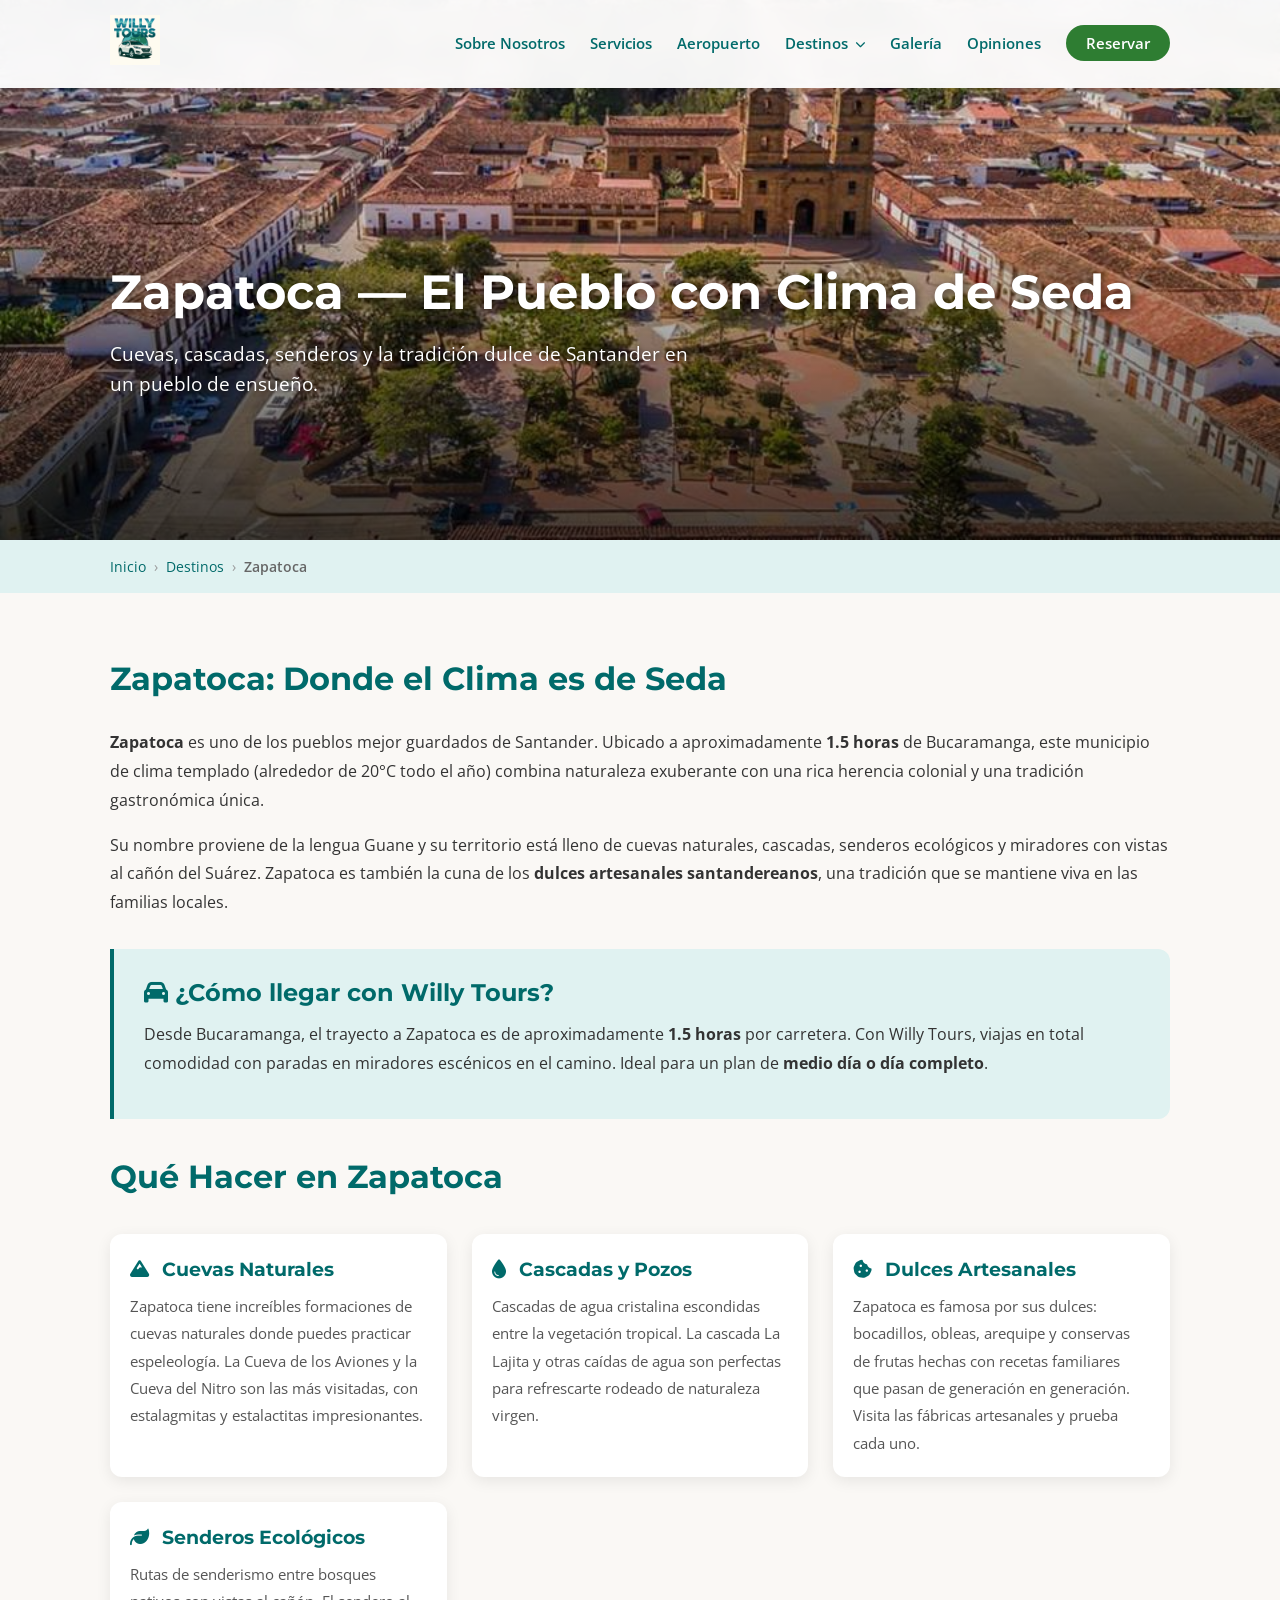
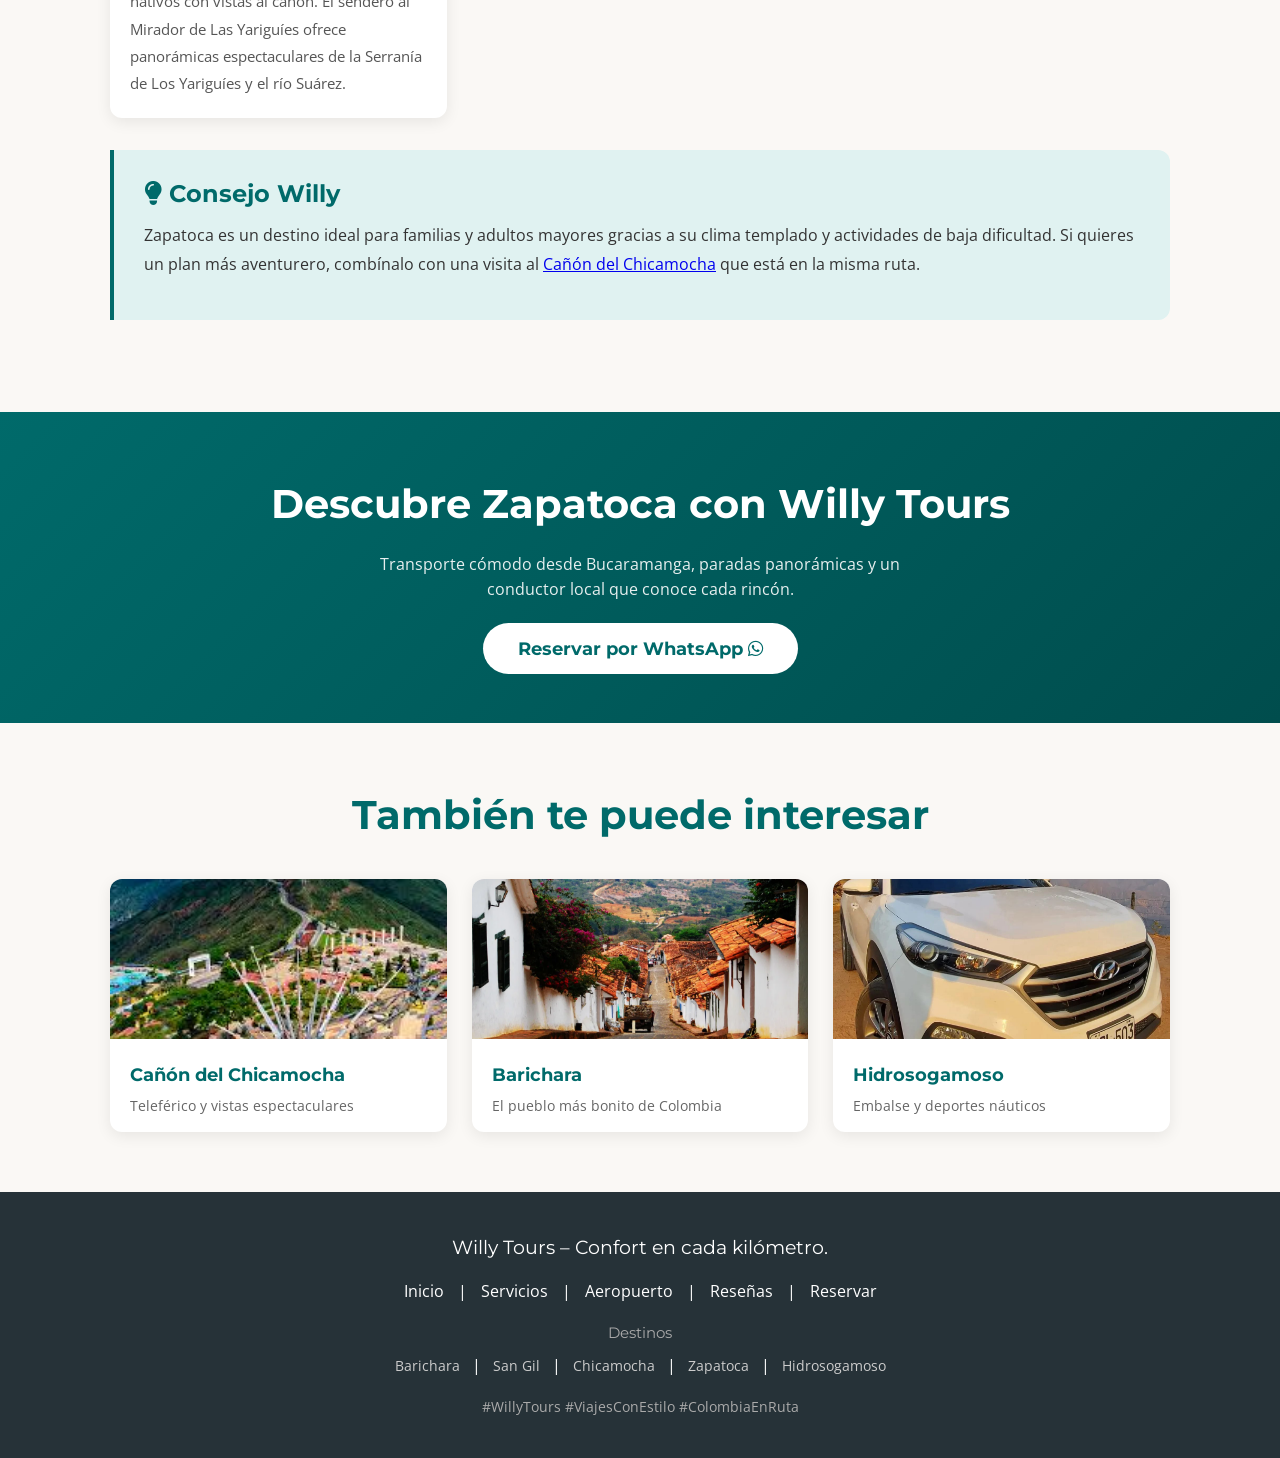
<file: destinos/zapatoca.html>
<!DOCTYPE html>
<html lang="es">
<head>
<script async src="https://www.googletagmanager.com/gtag/js?id=G-0ELEP92S99"></script>
<script>window.dataLayer=window.dataLayer||[];function gtag(){dataLayer.push(arguments)}gtag('js',new Date());gtag('config','G-0ELEP92S99');</script>
  <meta charset="UTF-8">
  <meta name="color-scheme" content="light only">
  <meta name="viewport" content="width=device-width, initial-scale=1.0">
  <title>Tour a Zapatoca desde Bucaramanga — Clima de Seda | Willy Tours</title>
  <meta name="description" content="Visita Zapatoca, el pueblo con clima de seda en Santander. Cuevas, cascadas, senderismo y dulces artesanales. Transporte privado desde Bucaramanga con Willy Tours.">
  <link rel="canonical" href="https://www.willytourbucaramanga.com/destinos/zapatoca.html">

  <meta property="og:type" content="article">
  <meta property="og:title" content="Zapatoca — El Pueblo con Clima de Seda | Willy Tours">
  <meta property="og:description" content="Cuevas, cascadas y dulces artesanales en Zapatoca. Transporte privado desde Bucaramanga.">
  <meta property="og:image" content="https://www.willytourbucaramanga.com/zapatoca-thumb.jpg">
  <meta property="og:url" content="https://www.willytourbucaramanga.com/destinos/zapatoca.html">
  <meta name="twitter:card" content="summary_large_image">
  <meta name="robots" content="index, follow">

  <link rel="preconnect" href="https://fonts.googleapis.com">
  <link rel="preconnect" href="https://fonts.gstatic.com" crossorigin>
  <link href="https://fonts.googleapis.com/css2?family=Montserrat:wght@700&family=Open+Sans:wght@400;600&display=swap" rel="stylesheet">
  <link rel="stylesheet" href="../styles.css">
  <link rel="stylesheet" href="https://cdnjs.cloudflare.com/ajax/libs/font-awesome/6.4.2/css/all.min.css">

  <script type="application/ld+json">
{
  "@context": "https://schema.org",
  "@type": "TouristDestination",
  "name": "Zapatoca",
  "description": "Zapatoca es un pueblo colonial en Santander conocido por su clima templado 'de seda', sus cuevas naturales, cascadas, senderos ecológicos y su tradición de dulces artesanales. Un destino ideal para quienes buscan tranquilidad y naturaleza.",
  "touristType": ["Naturaleza", "Ecoturismo", "Cultural"],
  "geo": { "@type": "GeoCoordinates", "latitude": 6.8158, "longitude": -73.2697 },
  "containedInPlace": { "@type": "AdministrativeArea", "name": "Santander, Colombia" }
}
</script>
  <script type="application/ld+json">
{
  "@context": "https://schema.org",
  "@type": "BreadcrumbList",
  "itemListElement": [
    { "@type": "ListItem", "position": 1, "name": "Inicio", "item": "https://www.willytourbucaramanga.com/" },
    { "@type": "ListItem", "position": 2, "name": "Destinos", "item": "https://www.willytourbucaramanga.com/#interactive-map" },
    { "@type": "ListItem", "position": 3, "name": "Zapatoca" }
  ]
}
</script>
</head>
<body>

  <header class="main-header scrolled">
    <div class="container">
      <a href="/" class="logo"><img src="../willy-tours-logo.png" alt="Willy Tours Logo" width="50" height="50"></a>
      <button class="hamburger" id="hamburgerBtn" aria-label="Abrir menú" aria-expanded="false">
        <span class="hamburger-line"></span><span class="hamburger-line"></span><span class="hamburger-line"></span>
      </button>
      <nav class="main-nav" id="mainNav">
        <ul>
          <li><a href="/#about">Sobre Nosotros</a></li>
          <li><a href="/#services">Servicios</a></li>
          <li><a href="/servicio-aeropuerto.html">Aeropuerto</a></li>
          <li class="nav-dropdown">
            <a href="/#interactive-map" class="dropdown-trigger">Destinos <i class="fas fa-chevron-down fa-xs"></i></a>
            <ul class="dropdown-menu">
              <li><a href="/destinos/barichara.html">Barichara</a></li>
              <li><a href="/destinos/san-gil.html">San Gil</a></li>
              <li><a href="/destinos/chicamocha.html">Chicamocha</a></li>
              <li><a href="/destinos/zapatoca.html">Zapatoca</a></li>
              <li><a href="/destinos/hidrosogamoso.html">Hidrosogamoso</a></li>
            </ul>
          </li>
          <li><a href="/#gallery">Galería</a></li>
          <li><a href="/#testimonials">Opiniones</a></li>
          <li><a href="/#reserva" class="nav-cta">Reservar</a></li>
        </ul>
      </nav>
    </div>
  </header>

  <section class="subpage-hero" style="background-image: url('../zapatoca-thumb.jpg');">
    <div class="subpage-hero-content">
      <div class="container">
        <h1>Zapatoca — El Pueblo con Clima de Seda</h1>
        <p>Cuevas, cascadas, senderos y la tradición dulce de Santander en un pueblo de ensueño.</p>
      </div>
    </div>
  </section>

  <nav class="breadcrumb" aria-label="Ruta de navegación">
    <div class="container">
      <ol class="breadcrumb-list">
        <li><a href="/">Inicio</a></li>
        <li class="breadcrumb-separator">›</li>
        <li><a href="/#interactive-map">Destinos</a></li>
        <li class="breadcrumb-separator">›</li>
        <li class="breadcrumb-current">Zapatoca</li>
      </ol>
    </div>
  </nav>

  <section class="subpage-content">
    <div class="container">
      <h2>Zapatoca: Donde el Clima es de Seda</h2>
      <p><strong>Zapatoca</strong> es uno de los pueblos mejor guardados de Santander. Ubicado a aproximadamente <strong>1.5 horas</strong> de Bucaramanga, este municipio de clima templado (alrededor de 20°C todo el año) combina naturaleza exuberante con una rica herencia colonial y una tradición gastronómica única.</p>
      
      <p>Su nombre proviene de la lengua Guane y su territorio está lleno de cuevas naturales, cascadas, senderos ecológicos y miradores con vistas al cañón del Suárez. Zapatoca es también la cuna de los <strong>dulces artesanales santandereanos</strong>, una tradición que se mantiene viva en las familias locales.</p>

      <div class="highlight-box">
        <h3><i class="fas fa-car"></i> ¿Cómo llegar con Willy Tours?</h3>
        <p>Desde Bucaramanga, el trayecto a Zapatoca es de aproximadamente <strong>1.5 horas</strong> por carretera. Con Willy Tours, viajas en total comodidad con paradas en miradores escénicos en el camino. Ideal para un plan de <strong>medio día o día completo</strong>.</p>
      </div>

      <h2>Qué Hacer en Zapatoca</h2>
      <div class="attractions-grid">
        <div class="attraction-card">
          <div class="attraction-card-body">
            <h3><i class="fas fa-mountain" style="color: var(--primary-color); margin-right: 8px;"></i> Cuevas Naturales</h3>
            <p>Zapatoca tiene increíbles formaciones de cuevas naturales donde puedes practicar espeleología. La Cueva de los Aviones y la Cueva del Nitro son las más visitadas, con estalagmitas y estalactitas impresionantes.</p>
          </div>
        </div>
        <div class="attraction-card">
          <div class="attraction-card-body">
            <h3><i class="fas fa-tint" style="color: var(--primary-color); margin-right: 8px;"></i> Cascadas y Pozos</h3>
            <p>Cascadas de agua cristalina escondidas entre la vegetación tropical. La cascada La Lajita y otras caídas de agua son perfectas para refrescarte rodeado de naturaleza virgen.</p>
          </div>
        </div>
        <div class="attraction-card">
          <div class="attraction-card-body">
            <h3><i class="fas fa-cookie-bite" style="color: var(--primary-color); margin-right: 8px;"></i> Dulces Artesanales</h3>
            <p>Zapatoca es famosa por sus dulces: bocadillos, obleas, arequipe y conservas de frutas hechas con recetas familiares que pasan de generación en generación. Visita las fábricas artesanales y prueba cada uno.</p>
          </div>
        </div>
        <div class="attraction-card">
          <div class="attraction-card-body">
            <h3><i class="fas fa-leaf" style="color: var(--primary-color); margin-right: 8px;"></i> Senderos Ecológicos</h3>
            <p>Rutas de senderismo entre bosques nativos con vistas al cañón. El sendero al Mirador de Las Yariguíes ofrece panorámicas espectaculares de la Serranía de Los Yariguíes y el río Suárez.</p>
          </div>
        </div>
      </div>

      <div class="highlight-box">
        <h3><i class="fas fa-lightbulb"></i> Consejo Willy</h3>
        <p>Zapatoca es un destino ideal para familias y adultos mayores gracias a su clima templado y actividades de baja dificultad. Si quieres un plan más aventurero, combínalo con una visita al <a href="/destinos/chicamocha.html">Cañón del Chicamocha</a> que está en la misma ruta.</p>
      </div>
    </div>
  </section>

  <section class="subpage-cta">
    <div class="container">
      <h2>Descubre Zapatoca con Willy Tours</h2>
      <p>Transporte cómodo desde Bucaramanga, paradas panorámicas y un conductor local que conoce cada rincón.</p>
      <a href="https://wa.link/9g9ql3" target="_blank" class="cta-button">Reservar por WhatsApp <i class="fab fa-whatsapp"></i></a>
    </div>
  </section>

  <section class="cross-links">
    <div class="container">
      <h2>También te puede interesar</h2>
      <div class="cross-links-grid">
        <a href="/destinos/chicamocha.html" class="cross-link-card">
          <img src="../chicamocha-thumb.jpg" alt="Chicamocha" loading="lazy" width="300" height="160">
          <div class="cross-link-card-body"><h3>Cañón del Chicamocha</h3><p>Teleférico y vistas espectaculares</p></div>
        </a>
        <a href="/destinos/barichara.html" class="cross-link-card">
          <img src="../barichara-thumb.jpg" alt="Barichara" loading="lazy" width="300" height="160">
          <div class="cross-link-card-body"><h3>Barichara</h3><p>El pueblo más bonito de Colombia</p></div>
        </a>
        <a href="/destinos/hidrosogamoso.html" class="cross-link-card">
          <img src="../gallery1.jpg" alt="Hidrosogamoso" loading="lazy" width="300" height="160">
          <div class="cross-link-card-body"><h3>Hidrosogamoso</h3><p>Embalse y deportes náuticos</p></div>
        </a>
      </div>
    </div>
  </section>

  <footer>
    <div class="container">
      <p class="footer-brand">Willy Tours – Confort en cada kilómetro.</p>
      <div class="footer-links"><a href="/">Inicio</a> | <a href="/#services">Servicios</a> | <a href="/servicio-aeropuerto.html">Aeropuerto</a> | <a href="/#testimonials">Reseñas</a> | <a href="/#reserva">Reservar</a></div>
      <div class="footer-destinations"><p class="footer-destinations-title">Destinos</p><a href="/destinos/barichara.html">Barichara</a> | <a href="/destinos/san-gil.html">San Gil</a> | <a href="/destinos/chicamocha.html">Chicamocha</a> | <a href="/destinos/zapatoca.html">Zapatoca</a> | <a href="/destinos/hidrosogamoso.html">Hidrosogamoso</a></div>
      <div class="footer-social"><p>#WillyTours #ViajesConEstilo #ColombiaEnRuta</p></div>
    </div>
  </footer>

  <script src="../main.js" defer></script>
</body>
</html>
</file>
<file: styles.css>
/* ==========================================================================
   Willy Tours - styles.css
   ========================================================================== */

/* --- Variables y Estilos Globales --- */
:root {
  --primary-color: #006A6A;
  --secondary-color: #E0F2F1;
  --accent-color: #2E7D32;
  --background-color: #FAF8F5;
  --text-color: #333333;
  --heading-font: 'Montserrat', sans-serif;
  --body-font: 'Open Sans', sans-serif;
  --border-radius: 12px;
  --box-shadow: 0 4px 15px rgba(0, 0, 0, 0.08);
}

* {
  box-sizing: border-box;
  margin: 0;
  padding: 0;
}

body {
  font-family: var(--body-font);
  color: var(--text-color);
  background-color: var(--background-color);
  line-height: 1.6;
}

h1, h2, h3 {
  font-family: var(--heading-font);
  color: var(--primary-color);
  margin-bottom: 1rem;
}

h1 { font-size: 3rem; }
h2 { font-size: 2.5rem; text-align: center; }
h3 { font-size: 1.5rem; }

.container {
  max-width: 1100px;
  margin: 0 auto;
  padding: 0 20px;
}

section {
  padding: 80px 0;
}

/* --- Header y Navegación --- */
.main-header {
  background: transparent; 
  padding: 15px 0;
  position: absolute;
  top: 0;
  left: 0;
  width: 100%;
  z-index: 1000;
  transition: background-color 0.4s ease, box-shadow 0.4s ease;
}

.main-header.scrolled {
  background: rgba(255, 255, 255, 0.95);
  backdrop-filter: blur(10px);
  position: fixed;
  box-shadow: 0 2px 10px rgba(0,0,0,0.1);
}

.main-header .logo img {
  height: 50px;
}

.main-header .main-nav a {
  text-decoration: none;
  color: white;
  font-weight: 600;
  text-shadow: 1px 1px 3px rgba(0,0,0,0.4);
  transition: color 0.3s ease;
}

.main-header.scrolled .main-nav a {
  color: var(--primary-color);
  text-shadow: none;
}

.main-header.scrolled .main-nav a:hover {
  color: var(--accent-color);
}

.main-header .container {
  display: flex;
  justify-content: space-between;
  align-items: center;
}

.logo img {
  height: 50px;
}

.main-nav ul {
  list-style: none;
  display: flex;
  gap: 25px;
  align-items: center;
}

.main-nav a {
  text-decoration: none;
  color: var(--primary-color);
  font-weight: 600;
  transition: color 0.3s ease;
  font-size: 0.95rem;
}

.main-nav a:hover {
  color: var(--accent-color);
}

/* Nav CTA Button */
.nav-cta {
  background-color: var(--accent-color) !important;
  color: white !important;
  padding: 8px 20px;
  border-radius: 50px;
  text-shadow: none !important;
  transition: background-color 0.3s ease, transform 0.3s ease !important;
}

.nav-cta:hover {
  background-color: #1B5E20 !important;
  transform: translateY(-2px);
}

/* --- Dropdown Navigation --- */
.nav-dropdown {
  position: relative;
}

.dropdown-trigger {
  cursor: pointer;
}

.dropdown-trigger i {
  font-size: 0.65rem;
  margin-left: 3px;
  transition: transform 0.3s ease;
}

.dropdown-menu {
  position: absolute;
  top: 100%;
  left: 50%;
  transform: translateX(-50%) translateY(10px);
  background: white;
  border-radius: var(--border-radius);
  box-shadow: 0 8px 25px rgba(0, 0, 0, 0.15);
  padding: 12px 0;
  min-width: 180px;
  opacity: 0;
  visibility: hidden;
  transition: all 0.3s ease;
  flex-direction: column;
  z-index: 100;
}

.nav-dropdown:hover .dropdown-menu {
  opacity: 1;
  visibility: visible;
  transform: translateX(-50%) translateY(5px);
}

.nav-dropdown:hover .dropdown-trigger i {
  transform: rotate(180deg);
}

.dropdown-menu li {
  padding: 0;
}

.dropdown-menu a {
  display: block;
  padding: 8px 20px;
  color: var(--text-color) !important;
  text-shadow: none !important;
  font-size: 0.9rem;
  transition: background-color 0.2s ease;
}

.dropdown-menu a:hover {
  background-color: var(--secondary-color);
  color: var(--primary-color) !important;
}

/* --- Hamburger Menu --- */
.hamburger {
  display: none;
  flex-direction: column;
  justify-content: center;
  gap: 5px;
  background: none;
  border: none;
  cursor: pointer;
  padding: 8px;
  z-index: 1001;
}

.hamburger-line {
  display: block;
  width: 28px;
  height: 3px;
  background-color: white;
  border-radius: 3px;
  transition: all 0.3s ease;
}

.main-header.scrolled .hamburger-line {
  background-color: var(--primary-color);
}

/* Hamburger active state (X shape) */
.hamburger.active .hamburger-line:nth-child(1) {
  transform: rotate(45deg) translate(5px, 6px);
}
.hamburger.active .hamburger-line:nth-child(2) {
  opacity: 0;
}
.hamburger.active .hamburger-line:nth-child(3) {
  transform: rotate(-45deg) translate(5px, -6px);
}

/* --- Mobile Navigation --- */
@media (max-width: 900px) {
  .hamburger {
    display: flex;
  }

  .main-nav {
    position: fixed;
    top: 0;
    right: -100%;
    width: 80%;
    max-width: 350px;
    height: 100vh;
    background: white;
    box-shadow: -5px 0 25px rgba(0, 0, 0, 0.15);
    transition: right 0.4s cubic-bezier(0.4, 0, 0.2, 1);
    padding: 80px 30px 30px;
    z-index: 999;
    overflow-y: auto;
  }

  .main-nav.active {
    right: 0;
  }

  .main-nav ul {
    flex-direction: column;
    gap: 0;
  }

  .main-nav li {
    border-bottom: 1px solid #f0f0f0;
  }

  .main-nav a {
    display: block;
    padding: 15px 0;
    color: var(--text-color) !important;
    text-shadow: none !important;
    font-size: 1.05rem;
  }

  .main-nav a:hover {
    color: var(--accent-color) !important;
  }

  /* Mobile dropdown */
  .dropdown-menu {
    position: static;
    transform: none;
    box-shadow: none;
    background: #f9f9f9;
    border-radius: 8px;
    padding: 5px 0;
    margin: 5px 0;
    opacity: 1;
    visibility: visible;
    display: none;
  }

  .nav-dropdown.open .dropdown-menu {
    display: block;
  }

  .dropdown-menu a {
    padding: 10px 25px;
    font-size: 0.95rem;
  }

  /* Mobile nav overlay */
  .nav-overlay {
    position: fixed;
    top: 0;
    left: 0;
    width: 100%;
    height: 100%;
    background: rgba(0, 0, 0, 0.5);
    z-index: 998;
    opacity: 0;
    visibility: hidden;
    transition: all 0.3s ease;
  }

  .nav-overlay.active {
    opacity: 1;
    visibility: visible;
  }
}

/* --- Hero Section --- */
.hero {
  background-image: url('hero-background.png');
  background-size: cover;
  background-position: center bottom;
  height: 90vh;
  min-height: 600px;
  position: relative;
}

.hero-content {
  position: absolute;
  bottom: 20%; 
  left: 50%;
  transform: translateX(-50%);
  width: 90%;
  max-width: 700px;
  text-align: center;
  color: white;
  z-index: 5;
}

.hero-content h1 {
  color: white;
  font-size: 2.8rem;
  text-shadow: 2px 2px 8px rgba(0,0,0,0.6);
}

.hero-content p {
  font-size: 1.2rem;
  margin-bottom: 2rem;
  max-width: 600px;
  margin-left: auto;
  margin-right: auto;
  text-shadow: 1px 1px 4px rgba(0,0,0,0.5);
}

.cta-button {
  background-color: var(--accent-color);
  color: white;
  padding: 15px 35px;
  text-decoration: none;
  border-radius: 50px;
  font-family: var(--heading-font);
  font-weight: 700;
  transition: all 0.3s ease;
  border: none;
  cursor: pointer;
  font-size: 1rem;
}

.cta-button:hover {
  background-color: #1B5E20;
  transform: translateY(-3px);
  box-shadow: 0 6px 20px rgba(0,0,0,0.2);
}

/* --- About Section --- */
.about-us .about-card {
    background: white;
    border-radius: var(--border-radius);
    box-shadow: var(--box-shadow);
    display: grid;
    grid-template-columns: repeat(auto-fit, minmax(300px, 1fr));
    align-items: center;
    overflow: visible;
    gap: 40px;
    padding: 40px;
}

.about-image-slider {
    position: relative;
    width: 100%;
    min-height: 450px;
    border-radius: var(--border-radius);
    overflow: hidden;
}

.slides-container {
    width: 100%;
    height: 100%;
}

.about-slide {
    position: absolute;
    top: 0;
    left: 0;
    width: 100%;
    height: 100%;
    object-fit: cover;
    opacity: 0;
    transition: opacity 0.6s ease-in-out;
    z-index: 1;
}

.about-slide.active-slide {
    opacity: 1;
    z-index: 2;
}

.slider-nav {
    position: absolute;
    top: 50%;
    left: 0;
    width: 100%;
    display: flex;
    justify-content: space-between;
    padding: 0 1rem;
    transform: translateY(-50%);
    z-index: 3;
    opacity: 0;
    transition: opacity 0.3s ease;
}

.about-image-slider:hover .slider-nav {
    opacity: 1;
}

.slider-nav button {
    background-color: rgba(0, 0, 0, 0.4);
    border: none;
    color: white;
    width: 40px;
    height: 40px;
    border-radius: 50%;
    cursor: pointer;
    display: flex;
    align-items: center;
    justify-content: center;
    font-size: 1rem;
    transition: background-color 0.3s ease;
}

.slider-nav button:hover {
    background-color: rgba(0, 0, 0, 0.7);
}

.about-text {
    padding: 0 20px;
}

/* --- Services Section --- */
.services {
    background-color: var(--secondary-color);
}
.section-subtitle {
    text-align: center;
    margin-top: -1rem;
    margin-bottom: 3rem;
    font-size: 1.1rem;
}

.service-feature-card {
    display: grid;
    grid-template-columns: repeat(auto-fit, minmax(300px, 1fr));
    gap: 40px;
    background: white;
    padding: 40px;
    border-radius: var(--border-radius);
    box-shadow: var(--box-shadow);
    margin-bottom: 3rem;
    align-items: center;
}
.service-feature-image img {
    width: 100%;
    height: 100%;
    object-fit: cover;
    border-radius: var(--border-radius);
}
.service-feature-text h3 {
    display: flex;
    align-items: center;
    gap: 10px;
}
.service-feature-text ul {
    list-style: none;
    padding: 0;
    margin: 1.5rem 0;
}
.service-feature-text li {
    margin-bottom: 0.5rem;
    display: flex;
    align-items: center;
    gap: 8px;
}
.service-feature-text li i {
    color: var(--accent-color);
}

.services-grid {
  display: grid;
  grid-template-columns: repeat(auto-fit, minmax(300px, 1fr));
  gap: 30px;
}

.card {
  background: white;
  padding: 30px;
  border-radius: var(--border-radius);
  box-shadow: var(--box-shadow);
  text-align: center;
  transition: transform 0.3s ease, box-shadow 0.3s ease;
}

.card:hover {
  transform: translateY(-10px);
  box-shadow: 0 8px 25px rgba(0, 0, 0, 0.12);
}

.card-icon {
  font-size: 2.5rem;
  color: var(--primary-color);
  margin-bottom: 1rem;
}

.card a {
  color: var(--accent-color);
  text-decoration: none;
  font-weight: 600;
}
.card a:hover {
  text-decoration: underline;
}

.cta-link {
    display: inline-block;
    margin-top: 1rem;
    color: var(--accent-color);
    text-decoration: none;
    font-weight: 600;
}
.cta-link i {
    margin-left: 5px;
}

/* --- Fleet Section --- */
.fleet-section {
  padding: 80px 0;
  background-color: var(--secondary-color);
  text-align: center;
}

.fleet-section h2 {
  margin-bottom: 3rem;
}

.fleet-section .section-subtitle {
  max-width: 700px;
  margin-left: auto;
  margin-right: auto;
  margin-bottom: 3rem;
}

.fleet-image-container {
  text-align: center;
}

.fleet-image-container img {
  max-width: 100%;
  height: auto;
  border-radius: var(--border-radius);
  box-shadow: var(--box-shadow);
}

/* --- Gallery Section --- */
.gallery {
  background-color: var(--background-color);
}

.swiper {
  width: 100%;
  height: 400px;
  padding: 10px 0 50px 0;
}

.swiper-slide {
  text-align: center;
  font-size: 18px;
  background: #fff;
  display: flex;
  justify-content: center;
  align-items: center;
  border-radius: var(--border-radius);
  overflow: hidden;
  box-shadow: var(--box-shadow);
}

.swiper-slide img {
  display: block;
  width: 100%;
  height: 100%;
  object-fit: cover;
}

.swiper-button-next,
.swiper-button-prev {
  color: var(--primary-color);
  background: white;
  border-radius: 50%;
  width: 44px;
  height: 44px;
  box-shadow: 0 2px 6px rgba(0, 0, 0, 0.15);
}
.swiper-button-prev::after,
.swiper-button-next::after {
  font-size: 18px;
}
.swiper-pagination-bullet-active {
  background: var(--primary-color);
}

/* --- Testimonials Section --- */
.testimonials-new {
    background-color: var(--secondary-color);
}

.testimonials-grid {
    display: grid;
    grid-template-columns: repeat(auto-fit, minmax(300px, 1fr));
    gap: 30px;
    margin-top: 3rem;
}

.testimonial-card-new {
    background: #fff;
    padding: 30px;
    border-radius: var(--border-radius);
    box-shadow: var(--box-shadow);
    display: flex;
    flex-direction: column;
}

.testimonial-quote-icon {
    font-size: 2.5rem;
    color: #e0e0e0;
    margin-bottom: 0.5rem;
}

.testimonial-stars {
    margin-bottom: 0.8rem;
}
.testimonial-stars i {
    color: #FFC107;
    font-size: 1rem;
}

.testimonial-card-new .quote {
    font-size: 1rem;
    font-style: italic;
    flex-grow: 1;
    margin-bottom: 1.5rem;
}

.testimonial-author {
    display: flex;
    align-items: center;
    gap: 15px;
    margin-top: auto;
    padding-top: 1rem;
    border-top: 1px solid #eee;
}

.author-avatar {
    width: 60px;
    height: 60px;
    border-radius: 50%;
    object-fit: cover;
}

.author-info {
    display: flex;
    flex-direction: column;
}

.author-name {
    font-family: var(--heading-font);
    font-weight: 700;
    color: var(--primary-color);
}

.author-location {
    font-size: 0.9rem;
    color: #777;
}

/* --- Review Form --- */
.review-form-container {
    max-width: 700px;
    margin: 3rem auto 0;
    background: white;
    padding: 40px;
    border-radius: var(--border-radius);
    box-shadow: var(--box-shadow);
}

.review-form-container h3 {
    text-align: center;
    margin-bottom: 1.5rem;
    color: var(--primary-color);
}

.star-rating-input {
    display: flex;
    align-items: center;
    justify-content: center;
    gap: 10px;
    margin-bottom: 1.5rem;
}

.star-rating-input span {
    font-weight: 600;
    color: var(--text-color);
}

.stars-input i {
    font-size: 1.8rem;
    color: #ddd;
    cursor: pointer;
    transition: color 0.2s ease, transform 0.2s ease;
}

.stars-input i:hover,
.stars-input i.active {
    color: #FFC107;
    transform: scale(1.15);
}

.review-form-grid {
    display: grid;
    grid-template-columns: 1fr 1fr;
    gap: 15px;
    margin-bottom: 15px;
}

.review-form input,
.review-form textarea {
    width: 100%;
    padding: 14px 18px;
    border: 2px solid #e8e8e8;
    border-radius: 8px;
    font-family: var(--body-font);
    font-size: 1rem;
    transition: border-color 0.3s ease;
    outline: none;
}

.review-form input:focus,
.review-form textarea:focus {
    border-color: var(--primary-color);
}

.review-form textarea {
    resize: vertical;
    min-height: 100px;
    margin-bottom: 15px;
}

.review-submit-btn {
    display: block;
    width: 100%;
    text-align: center;
}

.review-submit-btn i {
    margin-left: 8px;
}

/* Review success toast */
.review-toast {
    position: fixed;
    bottom: 30px;
    right: 30px;
    background: var(--accent-color);
    color: white;
    padding: 15px 25px;
    border-radius: var(--border-radius);
    box-shadow: 0 5px 20px rgba(0, 0, 0, 0.2);
    font-weight: 600;
    z-index: 9999;
    transform: translateY(100px);
    opacity: 0;
    transition: all 0.4s ease;
}

.review-toast.visible {
    transform: translateY(0);
    opacity: 1;
}

/* --- RutaWilly Carousel --- */
#ruta-willy-tips {
  padding: 40px 0;
  background-color: #e5f7f4;
  text-align: center;
}

#ruta-willy-tips h3 {
  font-size: 2rem;
  margin-bottom: 30px;
  color: #004f4e;
  text-align: center;
}

.rutaSwiper {
  width: 100%;
  max-width: 900px;
  margin: 0 auto;
  position: relative;
}

.swiper-slide.tip-slide {
  width: 100%;
  background: white;
  border-radius: var(--border-radius);
  box-shadow: 0 8px 25px rgba(0, 0, 0, 0.1);
  padding: 8px;
  transition: transform 0.3s ease;
  display: flex;
  justify-content: center;
  align-items: center;
  aspect-ratio: 16 / 9;
  overflow: hidden;
}

.swiper-slide.tip-slide:hover {
  transform: translateY(-5px);
}

.swiper-slide.tip-slide img {
  max-width: 100%;
  max-height: 100%;
  width: auto;
  height: auto;
  object-fit: contain;
  border-radius: 8px;
}

.swiper-button-prev {
  left: -30px;
}

.swiper-button-next {
  right: -30px;
}

@media (max-width: 768px) {
  .swiper-button-prev,
  .swiper-button-next {
    display: none;
  }
}

/* --- Final CTA Section --- */
.final-cta {
    padding: 80px 0;
    text-align: center;
    background-image: linear-gradient(to top, #ffffff 0%, var(--secondary-color) 100%);
}

.final-cta h2 {
    font-size: 2.8rem;
}

.cta-button-contact {
    background-color: var(--accent-color);
    color: white;
    padding: 18px 45px;
    text-decoration: none;
    border-radius: 50px;
    font-family: var(--heading-font);
    font-weight: 700;
    transition: all 0.3s ease;
    border: none;
    cursor: pointer;
    font-size: 1.1rem;
    display: inline-block;
    margin-top: 1rem;
}
.cta-button-contact:hover {
  background-color: #1B5E20;
  transform: translateY(-3px);
  box-shadow: 0 6px 20px rgba(0,0,0,0.2);
}

.social-links {
    margin-top: 2rem;
}

.social-links a {
    color: var(--text-color);
    font-size: 1.8rem;
    margin: 0 15px;
    transition: color 0.3s ease;
}

.social-links a:hover {
    color: var(--accent-color);
}

/* --- Willy Tips / Payment Section --- */
.tip-card {
    max-width: 850px;
    margin: 2rem auto 0 auto;
    background: white;
    border-radius: var(--border-radius);
    box-shadow: 0 8px 25px rgba(0, 0, 0, 0.1);
    padding: 20px;
    transition: transform 0.3s ease;
}

.tip-card:hover {
    transform: translateY(-5px);
}

.tip-card img {
    width: 100%;
    display: block;
    border-radius: 8px;
}

/* --- Interactive Map Section --- */
.interactive-map-section {
  padding: 80px 0;
  background-color: var(--background-color);
  text-align: center;
}

.interactive-map-section h2 {
  margin-bottom: 3rem;
}

.map-container {
  position: relative;
  max-width: 900px;
  margin: 0 auto;
}

.map-container .map-image {
  width: 100%;
  height: auto;
  border-radius: var(--border-radius);
}

.map-marker {
  position: absolute;
  transform: translate(-50%, -50%);
  z-index: 10;
  text-decoration: none;
}

#marker-barichara   { top: 36%; left: 48%; }
#marker-san-gil     { top: 56%; left: 58%; }
#marker-zapatoca    { top: 78%; left: 28%; }
#marker-chicamocha  { top: 82%; left: 54%; }

.marker-dot {
  width: 24px;
  height: 24px;
  background: var(--primary-color);
  border: 4px solid #fff;
  border-radius: 50%;
  box-shadow: 0 0 0 4px rgba(0, 106, 106, 0.3);
  cursor: pointer;
  animation: pulse 2s infinite;
}

.info-card {
  position: absolute;
  bottom: 140%;
  left: 50%;
  transform: translateX(-50%) translateY(15px);
  width: 220px;
  background: #fff;
  border-radius: var(--border-radius);
  box-shadow: var(--box-shadow);
  padding: 10px;
  text-align: left;
  opacity: 0;
  visibility: hidden;
  transition: opacity 0.3s ease, transform 0.3s ease;
  z-index: 20;
}

.map-marker:hover .info-card {
  opacity: 1;
  visibility: visible;
  transform: translateX(-50%) translateY(0);
}

.info-card img {
  width: 100%;
  height: 100px;
  object-fit: cover;
  border-radius: 8px;
  margin-bottom: 10px;
}

.info-card h3 {
  margin: 0 0 5px 0;
  font-size: 1.1rem;
}

.info-card p {
  margin: 0;
  font-size: 0.9rem;
  color: #666;
}

.info-card-link {
  display: block;
  margin-top: 8px;
  color: var(--accent-color);
  font-weight: 600;
  font-size: 0.85rem;
}

@keyframes pulse {
  0% { box-shadow: 0 0 0 0 rgba(0, 106, 106, 0.4); }
  70% { box-shadow: 0 0 0 15px rgba(0, 106, 106, 0); }
  100% { box-shadow: 0 0 0 0 rgba(0, 106, 106, 0); }
}

@media (max-width: 768px) {
  .marker-dot { width: 20px; height: 20px; border-width: 3px; }
  .info-card { width: 180px; }
  .info-card img { height: 80px; }
}

/* --- Footer --- */
footer {
  background-color: #263238;
  color: white;
  text-align: center;
  padding: 40px 0;
}
.footer-brand {
    font-family: var(--heading-font);
    font-size: 1.2rem;
    margin-bottom: 1rem;
}
.footer-links {
    margin-bottom: 1rem;
}
.footer-links a {
    color: white;
    text-decoration: none;
    margin: 0 10px;
    transition: color 0.3s ease;
}
.footer-links a:hover {
    color: var(--secondary-color);
}
.footer-destinations {
    margin-bottom: 1rem;
}
.footer-destinations-title {
    font-family: var(--heading-font);
    font-size: 0.95rem;
    margin-bottom: 0.5rem;
    color: #aaa;
}
.footer-destinations a {
    color: #ccc;
    text-decoration: none;
    margin: 0 8px;
    font-size: 0.9rem;
    transition: color 0.3s ease;
}
.footer-destinations a:hover {
    color: white;
}
.footer-social p {
    color: #aaa;
    font-size: 0.9rem;
}

/* --- Animations --- */
.intro-text-section {
  padding: 60px 0;
  text-align: center;
  background-color: var(--background-color);
}

.gradual-spacing-text .word-wrapper {
  display: inline-block;
}

.gradual-spacing-text .word-wrapper > span {
  display: inline-block;
  opacity: 0;
}

.gradual-spacing-text.is-visible .word-wrapper > span {
  animation: fadeInUp 0.5s forwards;
}

@keyframes fadeInUp {
  from {
    opacity: 0;
    transform: translateY(20px);
  }
  to {
    opacity: 1;
    transform: translateY(0);
  }
}

@media (max-width: 768px) {
  .gradual-spacing-text {
    font-size: 1.8rem;
  }
}

/* Hero Animations */
@keyframes reveal-up {
  from { transform: translateY(110%); }
  to { transform: translateY(0); }
}

@keyframes fade-slide-up {
  from { opacity: 0; transform: translateY(20px); }
  to { opacity: 1; transform: translateY(0); }
}

.hero-content .mask-line {
  overflow: hidden;
  position: relative;
}

.hero-content .mask-line span {
  display: block;
  transform: translateY(110%);
  transition: transform 0.8s cubic-bezier(0.2, 0.8, 0.2, 1);
}

.hero-content p,
.hero-content .cta-button {
  opacity: 0;
  transition: opacity 0.8s ease, transform 0.8s ease;
}

.animate-hero .mask-line span {
  animation: reveal-up 0.8s cubic-bezier(0.2, 0.6, 0.2, 1) forwards;
}

.animate-hero p {
  animation: fade-slide-up 0.8s ease forwards;
}

.animate-hero .cta-button {
  animation: fade-slide-up 0.8s ease forwards;
}

.animate-hero .mask-line:nth-child(2) span { animation-delay: 0.2s; }
.animate-hero p { animation-delay: 0.6s; }
.animate-hero .cta-button { animation-delay: 0.8s; }

.animate-on-scroll:not(.gradual-spacing-text) {
  opacity: 0;
  transform: translateY(30px);
  transition: opacity 0.6s ease-out, transform 0.6s ease-out;
}

.animate-on-scroll.is-visible:not(.gradual-spacing-text) {
  opacity: 1;
  transform: translateY(0);
}

/* --- Utility Classes --- */
.sr-only {
  position: absolute;
  width: 1px;
  height: 1px;
  padding: 0;
  margin: -1px;
  overflow: hidden;
  clip: rect(0, 0, 0, 0);
  white-space: nowrap;
  border: 0;
}

.swiper-slide img.fit-contain {
  object-fit: contain;
}

.swiper-slide.bg-dark {
  background-color: #2a2a2a;
}

/* ==========================================================================
   SUBPAGE STYLES (Destination pages, Airport page)
   ========================================================================== */

/* --- Subpage Hero --- */
.subpage-hero {
  background-size: cover;
  background-position: center;
  height: 60vh;
  min-height: 400px;
  position: relative;
  display: flex;
  align-items: flex-end;
}

.subpage-hero::before {
  content: '';
  position: absolute;
  top: 0;
  left: 0;
  width: 100%;
  height: 100%;
  background: linear-gradient(to top, rgba(0,0,0,0.7) 0%, rgba(0,0,0,0.1) 60%);
}

.subpage-hero-content {
  position: relative;
  z-index: 5;
  color: white;
  padding-bottom: 60px;
  width: 100%;
}

.subpage-hero-content h1 {
  color: white;
  font-size: 3rem;
  text-shadow: 2px 2px 8px rgba(0,0,0,0.5);
  text-align: left;
  margin-bottom: 0.5rem;
}

.subpage-hero-content p {
  font-size: 1.2rem;
  text-shadow: 1px 1px 4px rgba(0,0,0,0.5);
  max-width: 600px;
}

/* --- Breadcrumb --- */
.breadcrumb {
  padding: 15px 0;
  background-color: var(--secondary-color);
}

.breadcrumb-list {
  list-style: none;
  display: flex;
  gap: 8px;
  align-items: center;
  flex-wrap: wrap;
}

.breadcrumb-list li {
  font-size: 0.9rem;
}

.breadcrumb-list a {
  color: var(--primary-color);
  text-decoration: none;
}

.breadcrumb-list a:hover {
  text-decoration: underline;
}

.breadcrumb-list .breadcrumb-separator {
  color: #999;
}

.breadcrumb-list .breadcrumb-current {
  color: #666;
  font-weight: 600;
}

/* --- Subpage Content --- */
.subpage-content {
  padding: 60px 0;
}

.subpage-content h2 {
  text-align: left;
  margin-bottom: 1.5rem;
  font-size: 2rem;
}

.subpage-content p {
  margin-bottom: 1rem;
  line-height: 1.8;
}

.subpage-content .highlight-box {
  background: var(--secondary-color);
  border-left: 4px solid var(--primary-color);
  padding: 25px 30px;
  border-radius: 0 var(--border-radius) var(--border-radius) 0;
  margin: 2rem 0;
}

.subpage-content .highlight-box h3 {
  margin-bottom: 0.5rem;
}

/* Attractions Grid */
.attractions-grid {
  display: grid;
  grid-template-columns: repeat(auto-fit, minmax(280px, 1fr));
  gap: 25px;
  margin: 2rem 0;
}

.attraction-card {
  background: white;
  border-radius: var(--border-radius);
  box-shadow: var(--box-shadow);
  overflow: hidden;
  transition: transform 0.3s ease;
}

.attraction-card:hover {
  transform: translateY(-5px);
}

.attraction-card-body {
  padding: 20px;
}

.attraction-card-body h3 {
  font-size: 1.2rem;
  margin-bottom: 0.5rem;
}

.attraction-card-body p {
  font-size: 0.95rem;
  color: #555;
  margin-bottom: 0;
}

/* CTA Banner on subpages */
.subpage-cta {
  background: linear-gradient(135deg, var(--primary-color) 0%, #004d4d 100%);
  color: white;
  padding: 60px 0;
  text-align: center;
}

.subpage-cta h2 {
  color: white;
  margin-bottom: 1rem;
}

.subpage-cta p {
  color: rgba(255,255,255,0.9);
  margin-bottom: 2rem;
  max-width: 600px;
  margin-left: auto;
  margin-right: auto;
}

.subpage-cta .cta-button {
  background-color: white;
  color: var(--primary-color);
  font-size: 1.1rem;
}

.subpage-cta .cta-button:hover {
  background-color: #f0f0f0;
}

/* Cross-links section */
.cross-links {
  padding: 60px 0;
  background-color: var(--background-color);
}

.cross-links h2 {
  text-align: center;
  margin-bottom: 2rem;
}

.cross-links-grid {
  display: grid;
  grid-template-columns: repeat(auto-fit, minmax(240px, 1fr));
  gap: 25px;
}

.cross-link-card {
  display: block;
  text-decoration: none;
  border-radius: var(--border-radius);
  overflow: hidden;
  box-shadow: var(--box-shadow);
  transition: transform 0.3s ease;
  background: white;
}

.cross-link-card:hover {
  transform: translateY(-5px);
}

.cross-link-card img {
  width: 100%;
  height: 160px;
  object-fit: cover;
}

.cross-link-card-body {
  padding: 15px 20px;
}

.cross-link-card-body h3 {
  font-size: 1.1rem;
  margin-bottom: 0.3rem;
}

.cross-link-card-body p {
  font-size: 0.9rem;
  color: #666;
  margin: 0;
}

/* --- FAQ Section (for Airport page) --- */
.faq-section {
  padding: 60px 0;
  background-color: var(--secondary-color);
}

.faq-list {
  max-width: 800px;
  margin: 2rem auto 0;
}

.faq-item {
  background: white;
  border-radius: var(--border-radius);
  margin-bottom: 15px;
  box-shadow: var(--box-shadow);
  overflow: hidden;
}

.faq-question {
  width: 100%;
  background: none;
  border: none;
  padding: 20px 25px;
  text-align: left;
  font-family: var(--heading-font);
  font-size: 1.05rem;
  font-weight: 700;
  color: var(--primary-color);
  cursor: pointer;
  display: flex;
  justify-content: space-between;
  align-items: center;
  transition: background-color 0.2s ease;
}

.faq-question:hover {
  background-color: #f9f9f9;
}

.faq-question i {
  transition: transform 0.3s ease;
  font-size: 0.9rem;
}

.faq-item.open .faq-question i {
  transform: rotate(180deg);
}

.faq-answer {
  max-height: 0;
  overflow: hidden;
  transition: max-height 0.3s ease;
  padding: 0 25px;
}

.faq-item.open .faq-answer {
  max-height: 300px;
  padding: 0 25px 20px;
}

.faq-answer p {
  color: #555;
  line-height: 1.7;
}

/* --- How It Works (Airport page) --- */
.how-it-works {
  padding: 60px 0;
}

.steps-grid {
  display: grid;
  grid-template-columns: repeat(auto-fit, minmax(250px, 1fr));
  gap: 30px;
  margin-top: 2rem;
}

.step-card {
  text-align: center;
  padding: 30px 20px;
}

.step-number {
  display: inline-flex;
  align-items: center;
  justify-content: center;
  width: 60px;
  height: 60px;
  border-radius: 50%;
  background: linear-gradient(135deg, var(--primary-color), #008c8c);
  color: white;
  font-family: var(--heading-font);
  font-size: 1.5rem;
  font-weight: 700;
  margin-bottom: 1rem;
}

.step-card h3 {
  font-size: 1.2rem;
  margin-bottom: 0.5rem;
}

.step-card p {
  font-size: 0.95rem;
  color: #555;
}

/* --- Mobile Responsiveness --- */
@media (max-width: 768px) {
  h1 { font-size: 2rem; }
  h2 { font-size: 1.8rem; }
  h3 { font-size: 1.3rem; }
  
  .hero { height: 80vh; min-height: 500px; }
  .hero-content h1 { font-size: 2rem; }
  .hero-content p { font-size: 1rem; }
  
  .about-card { padding: 20px !important; gap: 20px !important; }
  
  .service-feature-card { padding: 20px; }
  
  .final-cta h2 { font-size: 2rem; }
  
  .review-form-grid { grid-template-columns: 1fr; }
  
  .subpage-hero { height: 50vh; min-height: 300px; }
  .subpage-hero-content h1 { font-size: 2rem; }
  
  .steps-grid { grid-template-columns: 1fr; }
}
</file>
